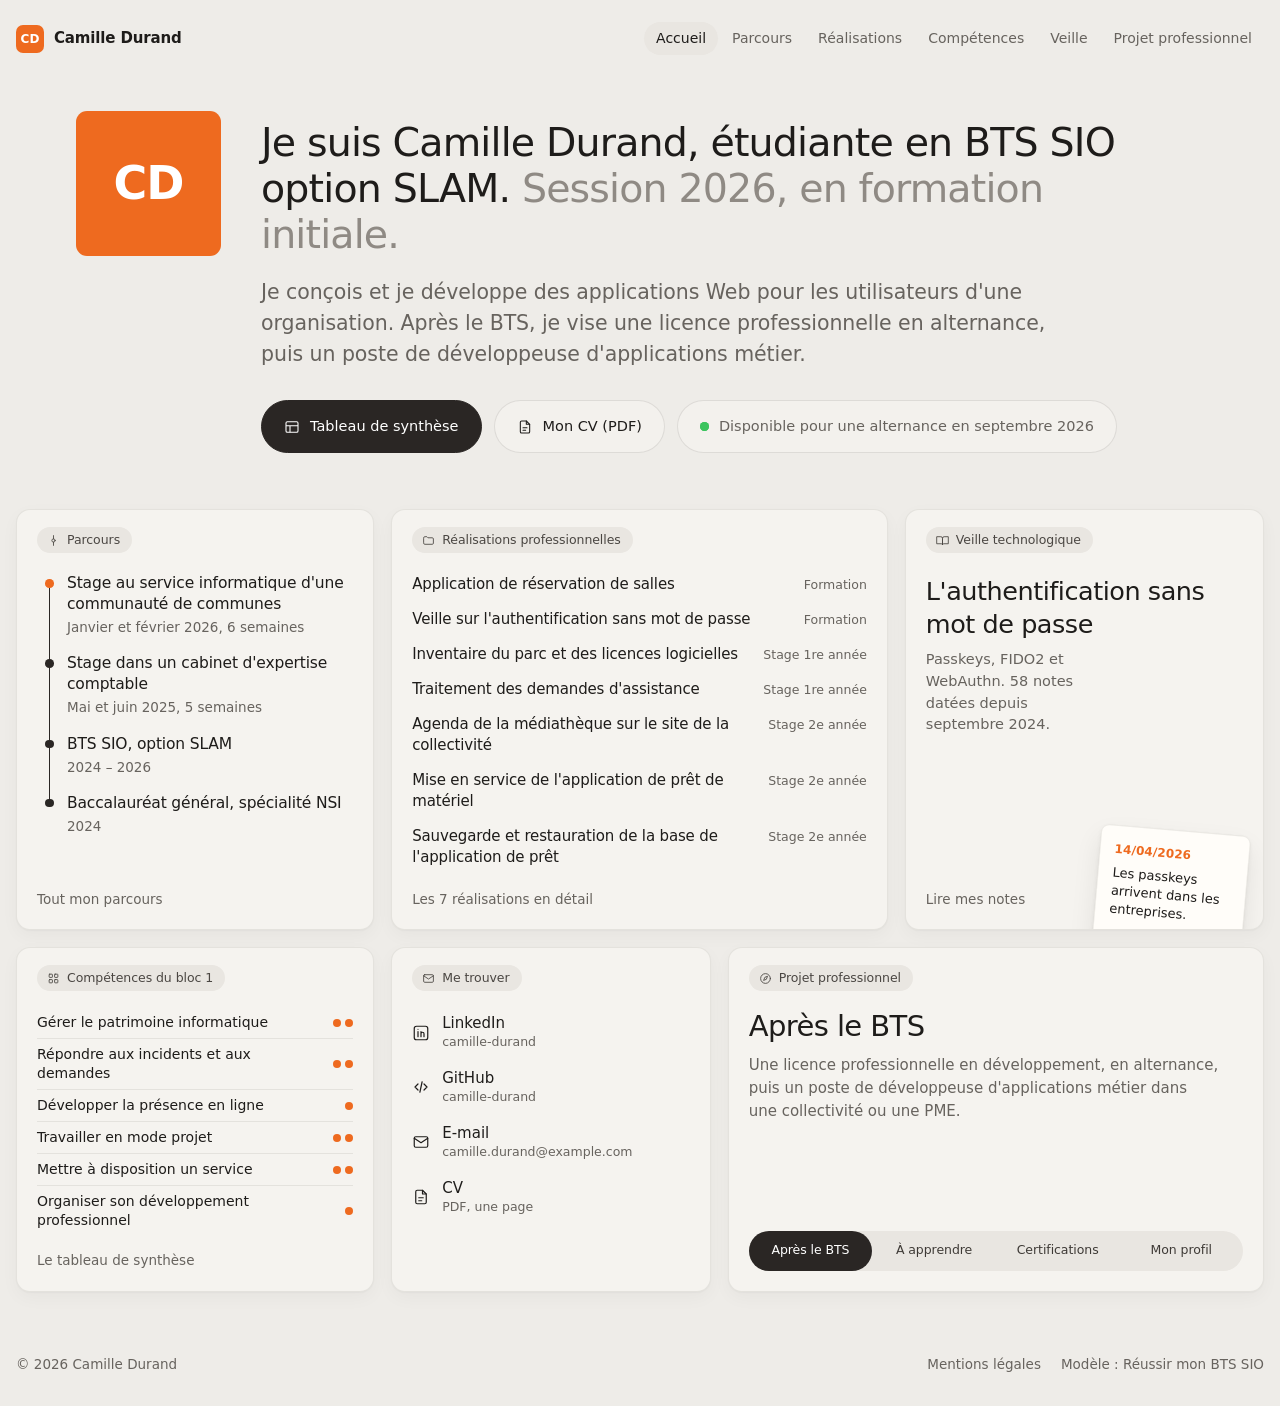
<file: index.html>
<!doctype html>
<html lang="fr">
<head>
  <meta charset="utf-8">
  <meta name="viewport" content="width=device-width, initial-scale=1">
  <title>Camille Durand, BTS SIO option SLAM : portfolio</title>
  <meta name="description" content="Portfolio de Camille Durand, étudiante en BTS SIO option SLAM, session 2026 : parcours, réalisations professionnelles, tableau de synthèse et veille technologique.">
  <link rel="stylesheet" href="assets/style.css">
</head>
<body>
  <header class="wrap top">
    <a class="brand" href="index.html"><span class="brand-mark" aria-hidden="true">CD</span>Camille Durand</a>
    <nav aria-label="Pages du portfolio">
      <ul class="nav">
        <li><a href="index.html" aria-current="page">Accueil</a></li>
        <li><a href="parcours.html">Parcours</a></li>
        <li><a href="realisations.html">Réalisations</a></li>
        <li><a href="competences.html">Compétences</a></li>
        <li><a href="veille.html">Veille</a></li>
        <li><a href="projet.html">Projet professionnel</a></li>
      </ul>
    </nav>
  </header>

  <main class="wrap">
    <!-- Pour mettre ta photo à la place des initiales : <div class="avatar"><img src="assets/photo.jpg" alt=""></div> -->
    <section class="intro">
      <div class="avatar rise" style="--d:0" aria-hidden="true">CD</div>
      <div>
        <h1 class="headline rise" style="--d:1">Je suis Camille Durand, étudiante en BTS SIO option SLAM. <span class="muted">Session 2026, en formation initiale.</span></h1>
        <p class="bio rise" style="--d:2">Je conçois et je développe des applications Web pour les utilisateurs d'une organisation. Après le BTS, je vise une licence professionnelle en alternance, puis un poste de développeuse d'applications métier.</p>
        <div class="actions rise" style="--d:3">
          <a class="pill pill-dark" href="competences.html">
            <svg viewBox="0 0 24 24" fill="none" stroke="currentColor" stroke-width="1.6" aria-hidden="true"><rect x="3" y="4" width="18" height="16" rx="2"/><path d="M3 10h18M9 10v10"/></svg>
            Tableau de synthèse
          </a>
          <a class="pill" href="documents/cv-camille-durand.pdf">
            <svg viewBox="0 0 24 24" fill="none" stroke="currentColor" stroke-width="1.6" stroke-linecap="round" stroke-linejoin="round" aria-hidden="true"><path d="M14 3H7a2 2 0 0 0-2 2v14a2 2 0 0 0 2 2h10a2 2 0 0 0 2-2V8z"/><path d="M14 3v5h5M9 13h6M9 17h4"/></svg>
            Mon CV (PDF)
          </a>
          <span class="pill pill-status"><span class="dot" aria-hidden="true"></span>Disponible pour une alternance en septembre 2026</span>
        </div>
      </div>
    </section>

    <div class="bento">
      <div class="row row-1">
        <section class="card rise" style="--d:4" aria-labelledby="t-parcours">
          <span class="chip"><svg viewBox="0 0 24 24" aria-hidden="true"><circle cx="12" cy="12" r="3"/><path d="M12 3v6M12 15v6"/></svg><h2 id="t-parcours">Parcours</h2></span>
          <ol class="timeline">
            <li><span class="tl-title">Stage au service informatique d'une communauté de communes</span><span class="tl-when">Janvier et février 2026, 6 semaines</span></li>
            <li><span class="tl-title">Stage dans un cabinet d'expertise comptable</span><span class="tl-when">Mai et juin 2025, 5 semaines</span></li>
            <li><span class="tl-title">BTS SIO, option SLAM</span><span class="tl-when">2024 – 2026</span></li>
            <li><span class="tl-title">Baccalauréat général, spécialité NSI</span><span class="tl-when">2024</span></li>
          </ol>
          <a class="card-link" href="parcours.html">Tout mon parcours</a>
        </section>

        <section class="card rise" style="--d:5" aria-labelledby="t-realisations">
          <span class="chip"><svg viewBox="0 0 24 24" aria-hidden="true"><path d="M3 7a2 2 0 0 1 2-2h4l2 2h8a2 2 0 0 1 2 2v8a2 2 0 0 1-2 2H5a2 2 0 0 1-2-2z"/></svg><h2 id="t-realisations">Réalisations professionnelles</h2></span>
          <ul class="works">
            <li><a href="realisations/reservation-salles.html"><span class="work-title">Application de réservation de salles</span><span class="work-from">Formation</span></a></li>
            <li><a href="realisations/veille-authentification.html"><span class="work-title">Veille sur l'authentification sans mot de passe</span><span class="work-from">Formation</span></a></li>
            <li><a href="realisations/inventaire-parc.html"><span class="work-title">Inventaire du parc et des licences logicielles</span><span class="work-from">Stage 1re année</span></a></li>
            <li><a href="realisations/demandes-assistance.html"><span class="work-title">Traitement des demandes d'assistance</span><span class="work-from">Stage 1re année</span></a></li>
            <li><a href="realisations/agenda-mediatheque.html"><span class="work-title">Agenda de la médiathèque sur le site de la collectivité</span><span class="work-from">Stage 2e année</span></a></li>
            <li><a href="realisations/application-pret.html"><span class="work-title">Mise en service de l'application de prêt de matériel</span><span class="work-from">Stage 2e année</span></a></li>
            <li><a href="realisations/sauvegarde-base.html"><span class="work-title">Sauvegarde et restauration de la base de l'application de prêt</span><span class="work-from">Stage 2e année</span></a></li>
          </ul>
          <a class="card-link" href="realisations.html">Les 7 réalisations en détail</a>
        </section>

        <section class="card veille rise" style="--d:6" aria-labelledby="t-veille">
          <span class="chip"><svg viewBox="0 0 24 24" aria-hidden="true"><path d="M2 5h7a3 3 0 0 1 3 3v12a2 2 0 0 0-2-2H2zM22 5h-7a3 3 0 0 0-3 3v12a2 2 0 0 1 2-2h8z"/></svg><h2 id="t-veille">Veille technologique</h2></span>
          <p class="read-title">L'authentification sans mot de passe</p>
          <p class="read-sub">Passkeys, FIDO2 et WebAuthn. 58&nbsp;notes datées depuis septembre 2024.</p>
          <a class="card-link" href="veille.html">Lire mes notes</a>
          <div class="note" aria-hidden="true">
            <span class="note-date">14/04/2026</span>
            <span class="note-text">Les passkeys arrivent dans les entreprises.</span>
          </div>
        </section>
      </div>

      <div class="row row-2">
        <section class="card rise" style="--d:7" aria-labelledby="t-competences">
          <span class="chip"><svg viewBox="0 0 24 24" aria-hidden="true"><rect x="4" y="4" width="6" height="6" rx="1"/><rect x="14" y="4" width="6" height="6" rx="1"/><rect x="4" y="14" width="6" height="6" rx="1"/><rect x="14" y="14" width="6" height="6" rx="1"/></svg><h2 id="t-competences">Compétences du bloc 1</h2></span>
          <ul class="skills">
            <li>Gérer le patrimoine informatique<span class="count" role="img" aria-label="2 réalisations"><i></i><i></i></span></li>
            <li>Répondre aux incidents et aux demandes<span class="count" role="img" aria-label="2 réalisations"><i></i><i></i></span></li>
            <li>Développer la présence en ligne<span class="count" role="img" aria-label="1 réalisation"><i></i></span></li>
            <li>Travailler en mode projet<span class="count" role="img" aria-label="2 réalisations"><i></i><i></i></span></li>
            <li>Mettre à disposition un service<span class="count" role="img" aria-label="2 réalisations"><i></i><i></i></span></li>
            <li>Organiser son développement professionnel<span class="count" role="img" aria-label="1 réalisation"><i></i></span></li>
          </ul>
          <a class="card-link" href="competences.html">Le tableau de synthèse</a>
        </section>

        <section class="card rise" style="--d:8" aria-labelledby="t-contact">
          <span class="chip"><svg viewBox="0 0 24 24" aria-hidden="true"><rect x="3" y="5" width="18" height="14" rx="2"/><path d="m3 7 9 6 9-6"/></svg><h2 id="t-contact">Me trouver</h2></span>
          <!-- Mets ici les adresses de tes profils, par exemple https://www.linkedin.com/in/ton-nom -->
          <ul class="links">
            <li><a href="https://www.linkedin.com/">
              <svg viewBox="0 0 24 24" aria-hidden="true"><rect x="3" y="3" width="18" height="18" rx="3"/><path d="M8 10v7M8 7v.01M12 17v-4a2 2 0 0 1 4 0v4M12 10v7"/></svg>
              <span><span class="link-name">LinkedIn</span><span class="link-detail">camille-durand</span></span></a></li>
            <li><a href="https://github.com/">
              <svg viewBox="0 0 24 24" aria-hidden="true"><path d="m8 8-4 4 4 4M16 8l4 4-4 4M13.5 5l-3 14"/></svg>
              <span><span class="link-name">GitHub</span><span class="link-detail">camille-durand</span></span></a></li>
            <li><a href="mailto:camille.durand@example.com">
              <svg viewBox="0 0 24 24" aria-hidden="true"><rect x="3" y="5" width="18" height="14" rx="2"/><path d="m3 7 9 6 9-6"/></svg>
              <span><span class="link-name">E-mail</span><span class="link-detail">camille.durand@example.com</span></span></a></li>
            <li><a href="documents/cv-camille-durand.pdf">
              <svg viewBox="0 0 24 24" aria-hidden="true"><path d="M14 3H7a2 2 0 0 0-2 2v14a2 2 0 0 0 2 2h10a2 2 0 0 0 2-2V8z"/><path d="M14 3v5h5M9 13h6M9 17h4"/></svg>
              <span><span class="link-name">CV</span><span class="link-detail">PDF, une page</span></span></a></li>
          </ul>
        </section>

        <section class="card projet rise" style="--d:9" aria-labelledby="t-projet" data-tabs>
          <span class="chip"><svg viewBox="0 0 24 24" aria-hidden="true"><circle cx="12" cy="12" r="9"/><path d="m15.5 8.5-2 5-5 2 2-5z"/></svg><h2 id="t-projet">Projet professionnel</h2></span>
          <div class="panels">
            <div class="panel" id="p-apres" role="tabpanel" aria-labelledby="b-apres" aria-hidden="false">
              <p class="panel-title">Après le BTS</p>
              <p class="panel-text">Une licence professionnelle en développement, en alternance, puis un poste de développeuse d'applications métier dans une collectivité ou une PME.</p>
            </div>
            <div class="panel" id="p-apprendre" role="tabpanel" aria-labelledby="b-apprendre" aria-hidden="true">
              <p class="panel-title">Ce qu'il me manque</p>
              <p class="panel-text">Les tests automatisés, la sécurité des applications et les sauvegardes : je n'en ai fait qu'une en production. J'ajoute des tests à chacun de mes projets et je suis le MOOC SecNumacadémie de l'ANSSI.</p>
            </div>
            <div class="panel" id="p-certifs" role="tabpanel" aria-labelledby="b-certifs" aria-hidden="true">
              <p class="panel-title">Mes certifications</p>
              <p class="panel-text">Attestation SecNumacadémie de l'ANSSI, MOOC « L'atelier RGPD » de la CNIL et certification Pix.</p>
            </div>
            <div class="panel" id="p-profil" role="tabpanel" aria-labelledby="b-profil" aria-hidden="true">
              <p class="panel-title">Mon identité professionnelle</p>
              <p class="panel-text">Un profil LinkedIn à jour, avec les mêmes dates que ce portfolio, mes dépôts publics sur GitHub et une note de veille partagée chaque mois.</p>
            </div>
          </div>
          <div class="seg" role="tablist" aria-label="Projet professionnel">
            <span class="seg-pill" aria-hidden="true"></span>
            <button type="button" role="tab" id="b-apres" aria-controls="p-apres" aria-selected="true">Après le BTS</button>
            <button type="button" role="tab" id="b-apprendre" aria-controls="p-apprendre" aria-selected="false" tabindex="-1">À apprendre</button>
            <button type="button" role="tab" id="b-certifs" aria-controls="p-certifs" aria-selected="false" tabindex="-1">Certifications</button>
            <button type="button" role="tab" id="b-profil" aria-controls="p-profil" aria-selected="false" tabindex="-1">Mon profil</button>
          </div>
        </section>
      </div>
    </div>
  </main>

  <footer class="wrap foot">
    <span>© 2026 Camille Durand</span>
    <nav aria-label="Informations">
      <a href="mentions-legales.html">Mentions légales</a>
      <a href="https://reussirmonbtssio.com/cours/projet-e5/portfolio">Modèle : Réussir mon BTS SIO</a>
    </nav>
  </footer>

  <script src="assets/main.js"></script>
</body>
</html>
</file>
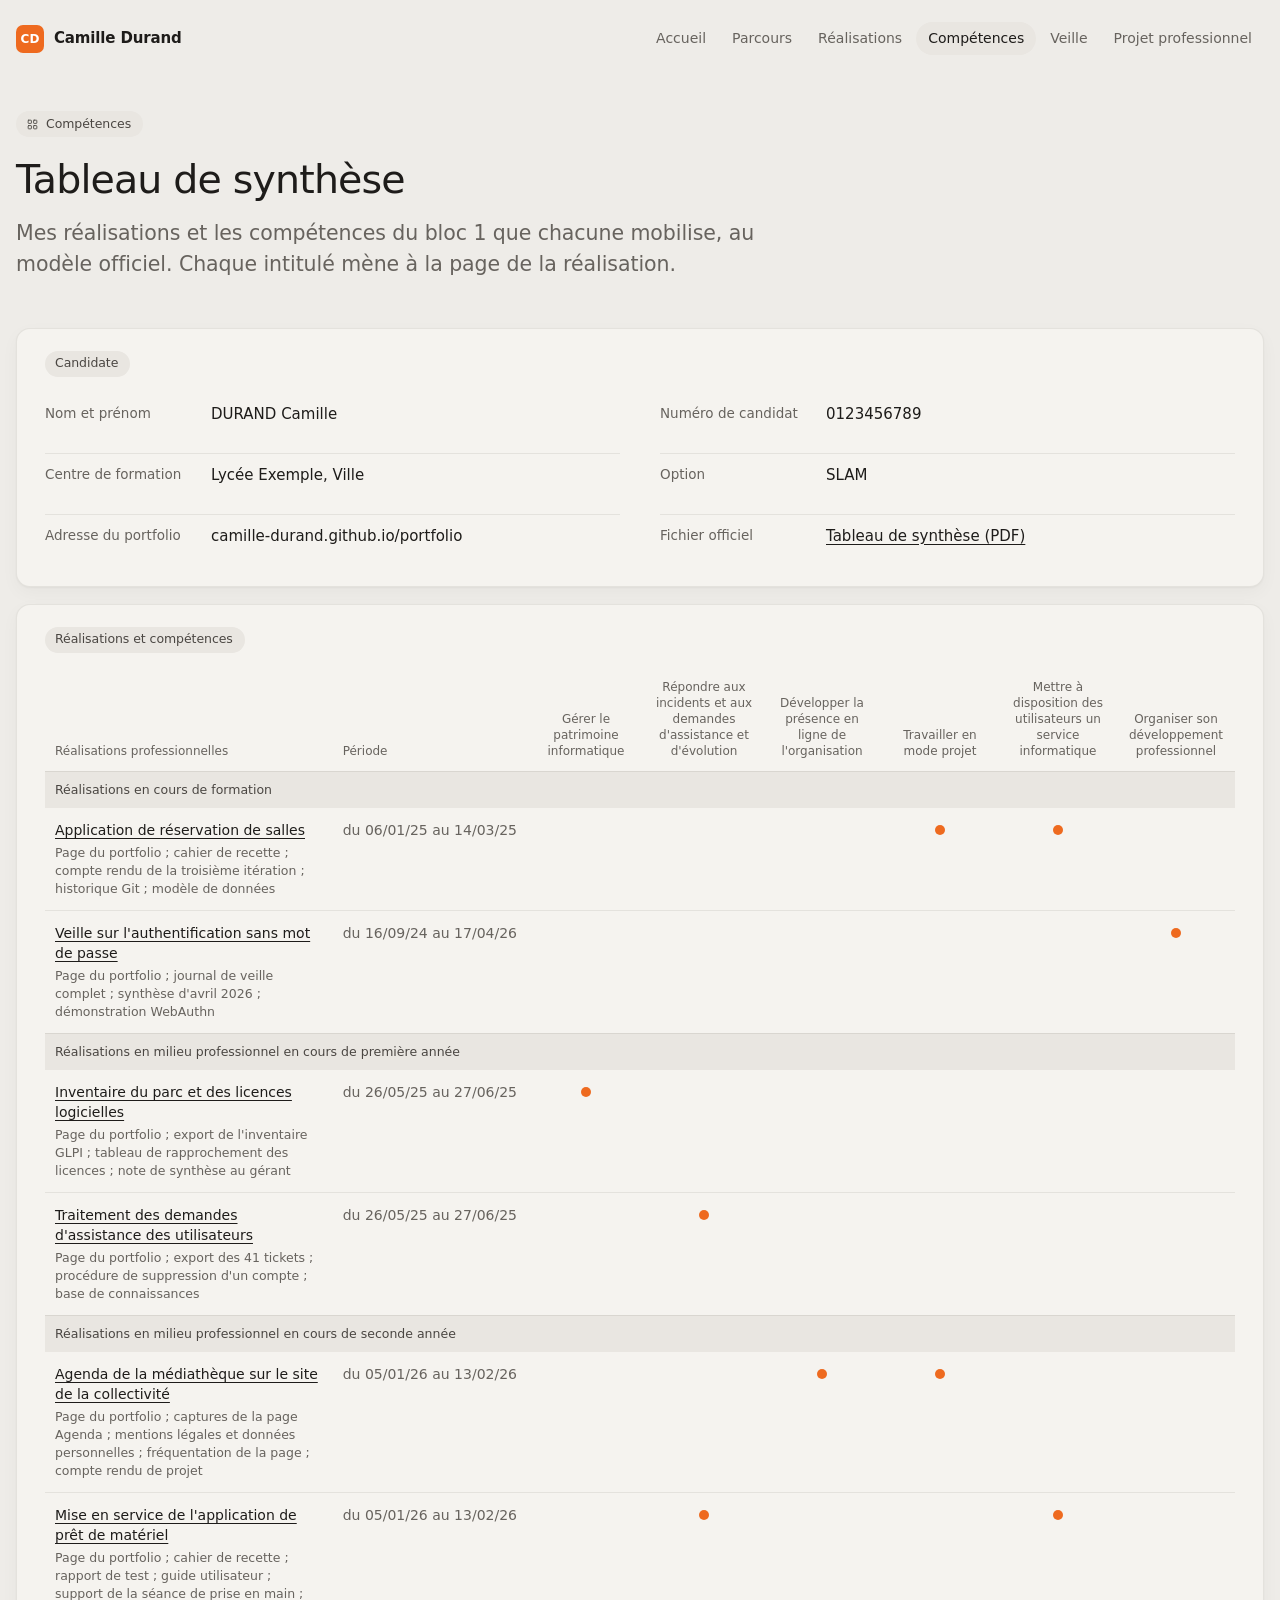
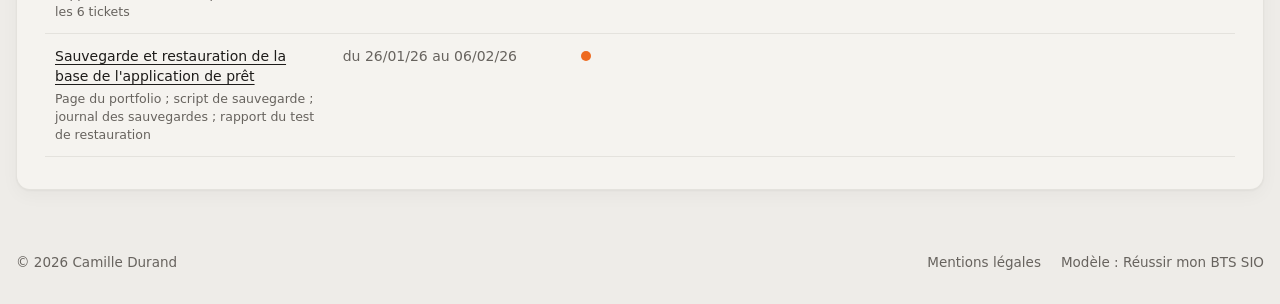
<file: competences.html>
<!doctype html>
<html lang="fr">
<head>
  <meta charset="utf-8">
  <meta name="viewport" content="width=device-width, initial-scale=1">
  <title>Tableau de synthèse : Camille Durand, BTS SIO SLAM</title>
  <meta name="description" content="Le tableau de synthèse de Camille Durand pour l'E5 du BTS SIO : ses réalisations professionnelles et les six compétences du bloc 1 qu'elles mobilisent.">
  <link rel="stylesheet" href="assets/style.css">
</head>
<body>
  <header class="wrap top">
    <a class="brand" href="index.html"><span class="brand-mark" aria-hidden="true">CD</span>Camille Durand</a>
    <nav aria-label="Pages du portfolio">
      <ul class="nav">
        <li><a href="index.html">Accueil</a></li>
        <li><a href="parcours.html">Parcours</a></li>
        <li><a href="realisations.html">Réalisations</a></li>
        <li><a href="competences.html" aria-current="page">Compétences</a></li>
        <li><a href="veille.html">Veille</a></li>
        <li><a href="projet.html">Projet professionnel</a></li>
      </ul>
    </nav>
  </header>

  <main class="wrap">
    <section class="page-head">
      <span class="chip"><svg viewBox="0 0 24 24" aria-hidden="true"><rect x="4" y="4" width="6" height="6" rx="1"/><rect x="14" y="4" width="6" height="6" rx="1"/><rect x="4" y="14" width="6" height="6" rx="1"/><rect x="14" y="14" width="6" height="6" rx="1"/></svg>Compétences</span>
      <h1 class="title">Tableau de synthèse</h1>
      <p class="lead">Mes réalisations et les compétences du bloc 1 que chacune mobilise, au modèle officiel. Chaque intitulé mène à la page de la réalisation.</p>
    </section>

    <div class="stack">
      <section class="card pad" aria-labelledby="cand">
        <span class="chip">Candidate</span>
        <h2 class="sr" id="cand">Candidate</h2>
        <!-- Suis les consignes de ton académie : en forme ponctuelle, le centre de formation peut ne pas devoir apparaître. -->
        <dl class="facts grid-2" style="column-gap:40px">
          <div><dt>Nom et prénom</dt><dd>DURAND Camille</dd></div>
          <div><dt>Numéro de candidat</dt><dd>0123456789</dd></div>
          <div><dt>Centre de formation</dt><dd>Lycée Exemple, Ville</dd></div>
          <div><dt>Option</dt><dd>SLAM</dd></div>
          <div><dt>Adresse du portfolio</dt><dd>camille-durand.github.io/portfolio</dd></div>
          <div><dt>Fichier officiel</dt><dd><a href="documents/tableau-de-synthese-camille-durand.pdf">Tableau de synthèse (PDF)</a></dd></div>
        </dl>
      </section>

      <section class="card pad" aria-labelledby="tab">
        <span class="chip">Réalisations et compétences</span>
        <h2 class="sr" id="tab">Réalisations et compétences</h2>
        <div class="table-wrap">
          <table class="synth">
            <thead><tr><th scope="col">Réalisations professionnelles</th><th scope="col" class="when">Période</th><th scope="col" class="c">Gérer le patrimoine informatique</th><th scope="col" class="c">Répondre aux incidents et aux demandes d'assistance et d'évolution</th><th scope="col" class="c">Développer la présence en ligne de l'organisation</th><th scope="col" class="c">Travailler en mode projet</th><th scope="col" class="c">Mettre à disposition des utilisateurs un service informatique</th><th scope="col" class="c">Organiser son développement professionnel</th></tr></thead>
            <tbody>
            <tr><th colspan="8" scope="colgroup">Réalisations en cours de formation</th></tr>
            <tr><td><a href="realisations/reservation-salles.html">Application de réservation de salles</a><span class="docs">Page du portfolio ; cahier de recette ; compte rendu de la troisième itération ; historique Git ; modèle de données</span></td><td class="when">du 06/01/25 au 14/03/25</td><td class="c"></td><td class="c"></td><td class="c"></td><td class="c"><span class="x"></span><span class="sr">oui</span><span class="m-tag">Mode projet</span></td><td class="c"><span class="x"></span><span class="sr">oui</span><span class="m-tag">Mise à disposition</span></td><td class="c"></td></tr>
            <tr><td><a href="realisations/veille-authentification.html">Veille sur l'authentification sans mot de passe</a><span class="docs">Page du portfolio ; journal de veille complet ; synthèse d'avril 2026 ; démonstration WebAuthn</span></td><td class="when">du 16/09/24 au 17/04/26</td><td class="c"></td><td class="c"></td><td class="c"></td><td class="c"></td><td class="c"></td><td class="c"><span class="x"></span><span class="sr">oui</span><span class="m-tag">Développement professionnel</span></td></tr>
            <tr><th colspan="8" scope="colgroup">Réalisations en milieu professionnel en cours de première année</th></tr>
            <tr><td><a href="realisations/inventaire-parc.html">Inventaire du parc et des licences logicielles</a><span class="docs">Page du portfolio ; export de l'inventaire GLPI ; tableau de rapprochement des licences ; note de synthèse au gérant</span></td><td class="when">du 26/05/25 au 27/06/25</td><td class="c"><span class="x"></span><span class="sr">oui</span><span class="m-tag">Patrimoine</span></td><td class="c"></td><td class="c"></td><td class="c"></td><td class="c"></td><td class="c"></td></tr>
            <tr><td><a href="realisations/demandes-assistance.html">Traitement des demandes d'assistance des utilisateurs</a><span class="docs">Page du portfolio ; export des 41 tickets ; procédure de suppression d'un compte ; base de connaissances</span></td><td class="when">du 26/05/25 au 27/06/25</td><td class="c"></td><td class="c"><span class="x"></span><span class="sr">oui</span><span class="m-tag">Incidents et demandes</span></td><td class="c"></td><td class="c"></td><td class="c"></td><td class="c"></td></tr>
            <tr><th colspan="8" scope="colgroup">Réalisations en milieu professionnel en cours de seconde année</th></tr>
            <tr><td><a href="realisations/agenda-mediatheque.html">Agenda de la médiathèque sur le site de la collectivité</a><span class="docs">Page du portfolio ; captures de la page Agenda ; mentions légales et données personnelles ; fréquentation de la page ; compte rendu de projet</span></td><td class="when">du 05/01/26 au 13/02/26</td><td class="c"></td><td class="c"></td><td class="c"><span class="x"></span><span class="sr">oui</span><span class="m-tag">Présence en ligne</span></td><td class="c"><span class="x"></span><span class="sr">oui</span><span class="m-tag">Mode projet</span></td><td class="c"></td><td class="c"></td></tr>
            <tr><td><a href="realisations/application-pret.html">Mise en service de l'application de prêt de matériel</a><span class="docs">Page du portfolio ; cahier de recette ; rapport de test ; guide utilisateur ; support de la séance de prise en main ; les 6 tickets</span></td><td class="when">du 05/01/26 au 13/02/26</td><td class="c"></td><td class="c"><span class="x"></span><span class="sr">oui</span><span class="m-tag">Incidents et demandes</span></td><td class="c"></td><td class="c"></td><td class="c"><span class="x"></span><span class="sr">oui</span><span class="m-tag">Mise à disposition</span></td><td class="c"></td></tr>
            <tr><td><a href="realisations/sauvegarde-base.html">Sauvegarde et restauration de la base de l'application de prêt</a><span class="docs">Page du portfolio ; script de sauvegarde ; journal des sauvegardes ; rapport du test de restauration</span></td><td class="when">du 26/01/26 au 06/02/26</td><td class="c"><span class="x"></span><span class="sr">oui</span><span class="m-tag">Patrimoine</span></td><td class="c"></td><td class="c"></td><td class="c"></td><td class="c"></td><td class="c"></td></tr>
            </tbody>
          </table>
        </div>
      </section>
    </div>
  </main>

  <footer class="wrap foot">
    <span>© 2026 Camille Durand</span>
    <nav aria-label="Informations">
      <a href="mentions-legales.html">Mentions légales</a>
      <a href="https://reussirmonbtssio.com/cours/projet-e5/portfolio">Modèle : Réussir mon BTS SIO</a>
    </nav>
  </footer>

  <script src="assets/main.js"></script>
</body>
</html>
</file>
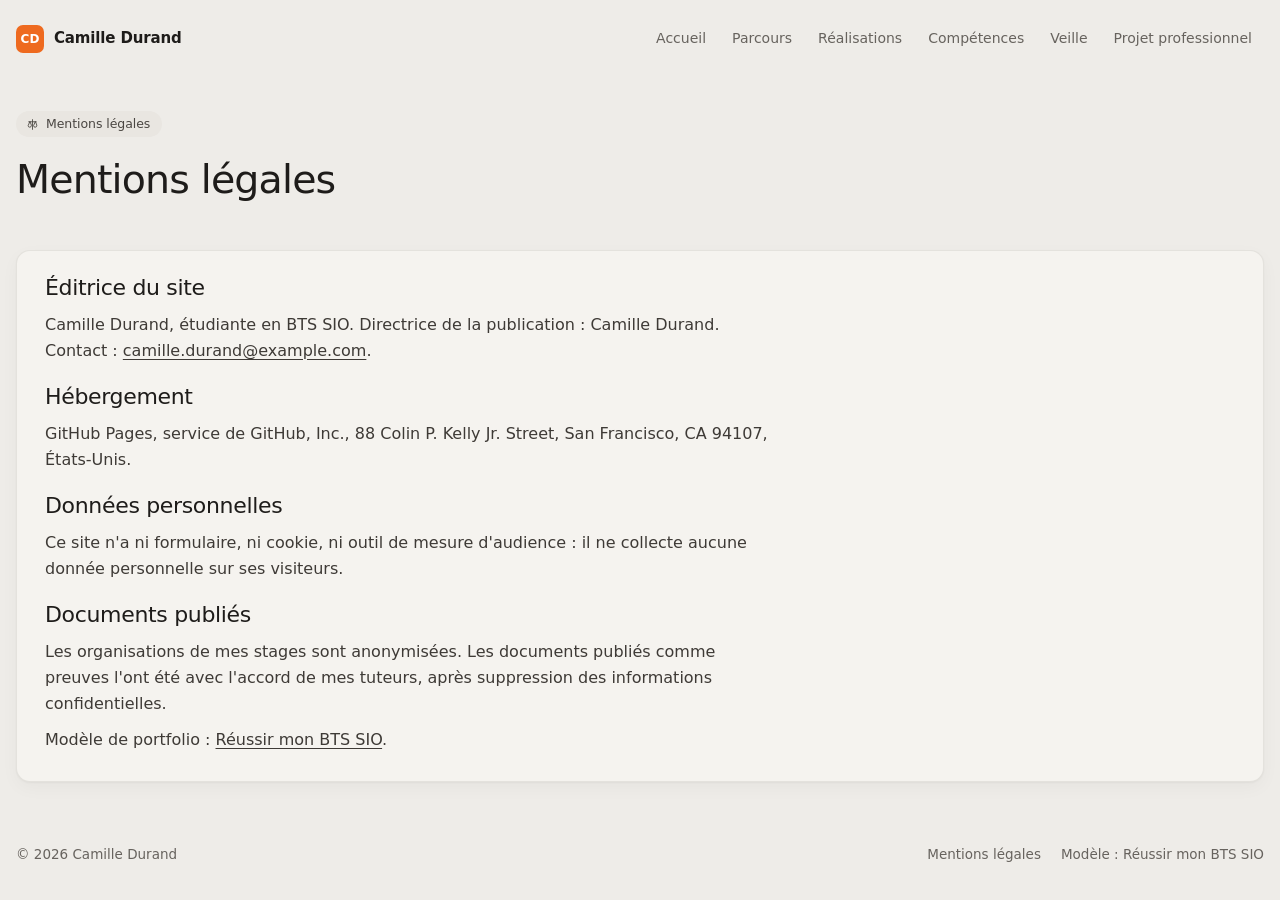
<file: mentions-legales.html>
<!doctype html>
<html lang="fr">
<head>
  <meta charset="utf-8">
  <meta name="viewport" content="width=device-width, initial-scale=1">
  <title>Mentions légales : Camille Durand</title>
  <meta name="description" content="Mentions légales du portfolio de Camille Durand : éditrice, hébergement, données personnelles.">
  <link rel="stylesheet" href="assets/style.css">
</head>
<body>
  <header class="wrap top">
    <a class="brand" href="index.html"><span class="brand-mark" aria-hidden="true">CD</span>Camille Durand</a>
    <nav aria-label="Pages du portfolio">
      <ul class="nav">
        <li><a href="index.html">Accueil</a></li>
        <li><a href="parcours.html">Parcours</a></li>
        <li><a href="realisations.html">Réalisations</a></li>
        <li><a href="competences.html">Compétences</a></li>
        <li><a href="veille.html">Veille</a></li>
        <li><a href="projet.html">Projet professionnel</a></li>
      </ul>
    </nav>
  </header>

  <main class="wrap">
    <section class="page-head">
      <span class="chip"><svg viewBox="0 0 24 24" aria-hidden="true"><path d="M12 3v18M5 7h14M7 7l-3 7a3 3 0 0 0 6 0zM17 7l-3 7a3 3 0 0 0 6 0z"/></svg>Mentions légales</span>
      <h1 class="title">Mentions légales</h1>
    </section>

    <div class="stack">
      <section class="card pad" aria-labelledby="ed">
        <h2 class="h" id="ed" style="margin-top:0">Éditrice du site</h2>
        <div class="prose">
          <p>Camille Durand, étudiante en BTS SIO. Directrice de la publication : Camille Durand. Contact : <a href="mailto:camille.durand@example.com">camille.durand@example.com</a>.</p>
        </div>
        <!-- Si tu publies ailleurs que sur GitHub Pages (Vercel, Netlify, un hébergeur payant), remplace ce bloc par ton hébergeur. -->
        <h2 class="h" id="host">Hébergement</h2>
        <div class="prose">
          <p>GitHub Pages, service de GitHub, Inc., 88 Colin P. Kelly Jr. Street, San Francisco, CA 94107, États-Unis.</p>
        </div>
        <h2 class="h" id="data">Données personnelles</h2>
        <div class="prose">
          <p>Ce site n'a ni formulaire, ni cookie, ni outil de mesure d'audience : il ne collecte aucune donnée personnelle sur ses visiteurs.</p>
        </div>
        <h2 class="h" id="docs">Documents publiés</h2>
        <div class="prose">
          <p>Les organisations de mes stages sont anonymisées. Les documents publiés comme preuves l'ont été avec l'accord de mes tuteurs, après suppression des informations confidentielles.</p>
          <p>Modèle de portfolio : <a href="https://reussirmonbtssio.com/cours/projet-e5/portfolio">Réussir mon BTS SIO</a>.</p>
        </div>
      </section>
    </div>
  </main>

  <footer class="wrap foot">
    <span>© 2026 Camille Durand</span>
    <nav aria-label="Informations">
      <a href="mentions-legales.html">Mentions légales</a>
      <a href="https://reussirmonbtssio.com/cours/projet-e5/portfolio">Modèle : Réussir mon BTS SIO</a>
    </nav>
  </footer>

  <script src="assets/main.js"></script>
</body>
</html>
</file>
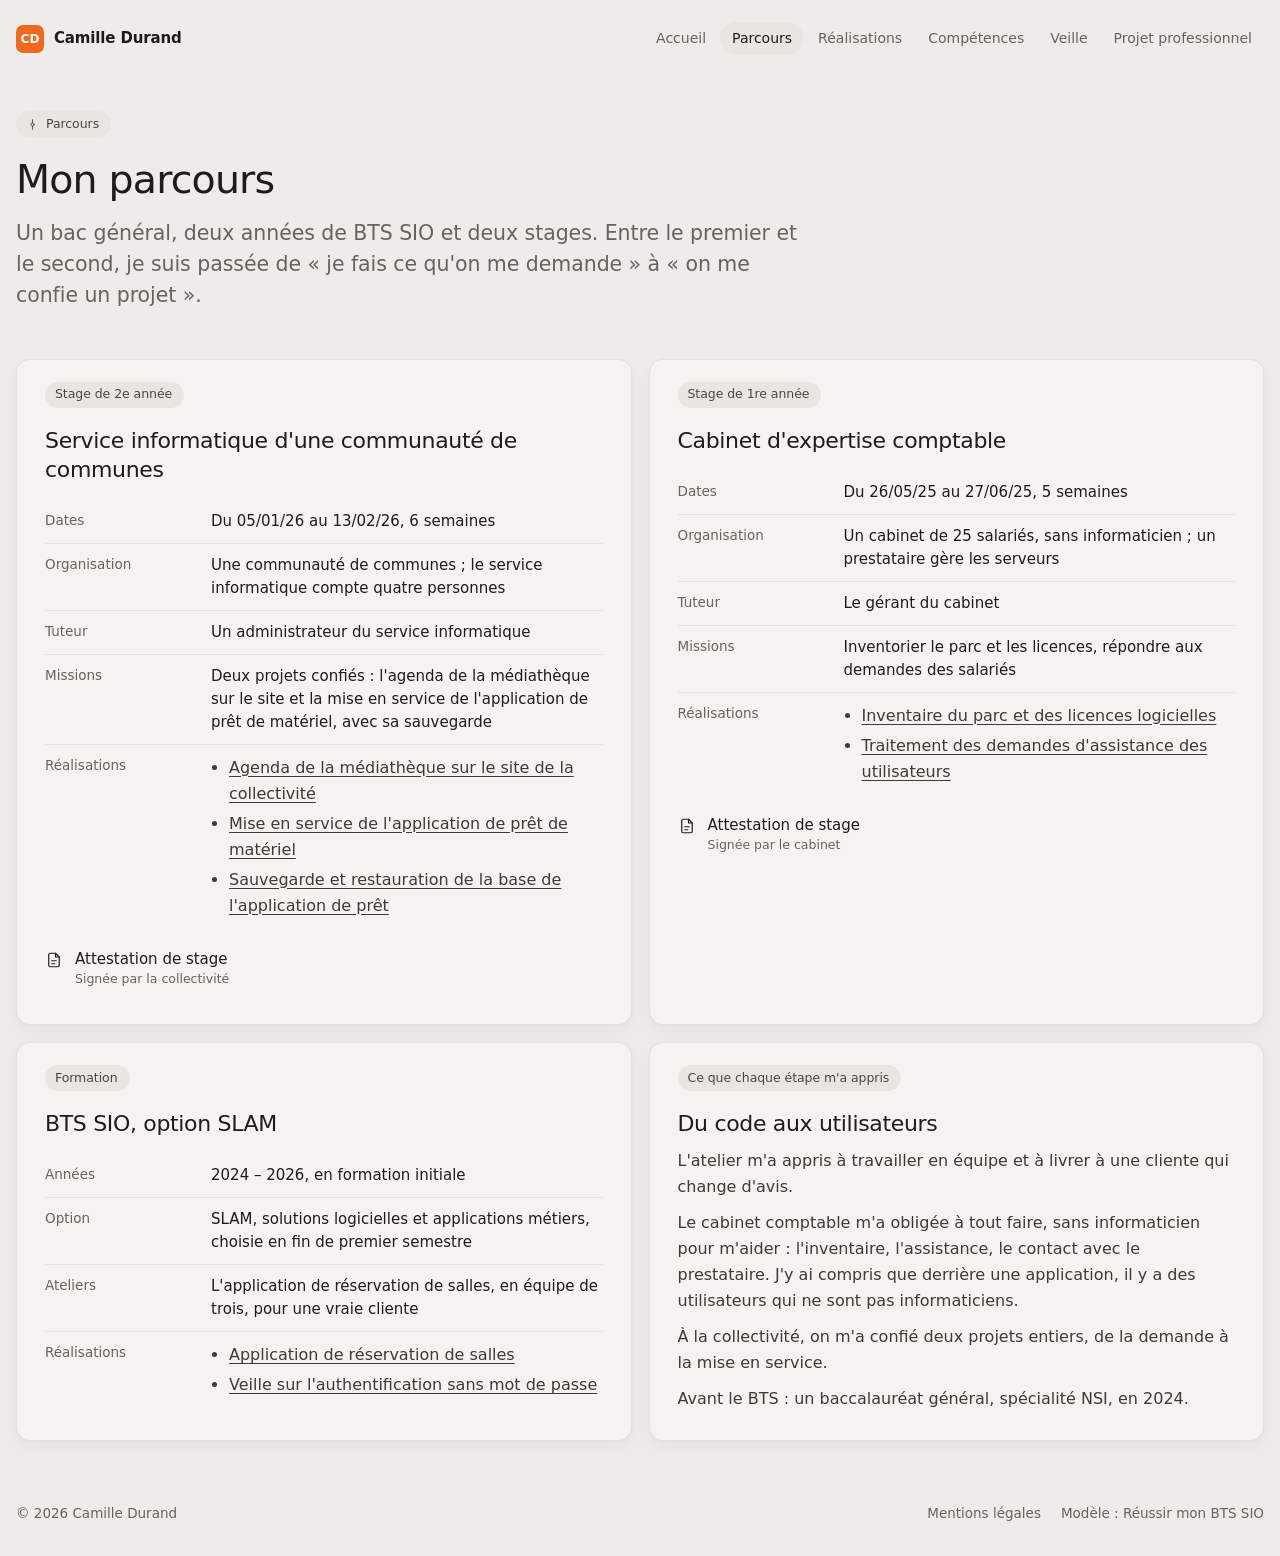
<file: parcours.html>
<!doctype html>
<html lang="fr">
<head>
  <meta charset="utf-8">
  <meta name="viewport" content="width=device-width, initial-scale=1">
  <title>Parcours : Camille Durand, BTS SIO SLAM</title>
  <meta name="description" content="Le parcours de Camille Durand : BTS SIO option SLAM, stage dans un cabinet d'expertise comptable et au service informatique d'une communauté de communes.">
  <link rel="stylesheet" href="assets/style.css">
</head>
<body>
  <header class="wrap top">
    <a class="brand" href="index.html"><span class="brand-mark" aria-hidden="true">CD</span>Camille Durand</a>
    <nav aria-label="Pages du portfolio">
      <ul class="nav">
        <li><a href="index.html">Accueil</a></li>
        <li><a href="parcours.html" aria-current="page">Parcours</a></li>
        <li><a href="realisations.html">Réalisations</a></li>
        <li><a href="competences.html">Compétences</a></li>
        <li><a href="veille.html">Veille</a></li>
        <li><a href="projet.html">Projet professionnel</a></li>
      </ul>
    </nav>
  </header>

  <main class="wrap">
    <section class="page-head">
      <span class="chip"><svg viewBox="0 0 24 24" aria-hidden="true"><circle cx="12" cy="12" r="3"/><path d="M12 3v6M12 15v6"/></svg>Parcours</span>
      <h1 class="title">Mon parcours</h1>
      <p class="lead">Un bac général, deux années de BTS SIO et deux stages. Entre le premier et le second, je suis passée de « je fais ce qu'on me demande » à « on me confie un projet ».</p>
    </section>

    <div class="stack">
      <div class="grid-2">
        <section class="card pad" aria-labelledby="s2">
          <span class="chip">Stage de 2e année</span>
          <h2 class="h" id="s2">Service informatique d'une communauté de communes</h2>
          <dl class="facts">
            <div><dt>Dates</dt><dd>Du 05/01/26 au 13/02/26, 6 semaines</dd></div>
            <div><dt>Organisation</dt><dd>Une communauté de communes ; le service informatique compte quatre personnes</dd></div>
            <div><dt>Tuteur</dt><dd>Un administrateur du service informatique</dd></div>
            <div><dt>Missions</dt><dd>Deux projets confiés : l'agenda de la médiathèque sur le site et la mise en service de l'application de prêt de matériel, avec sa sauvegarde</dd></div>
            <div><dt>Réalisations</dt><dd><ul class="prose" style="margin:0;padding-left:18px"><li><a href="realisations/agenda-mediatheque.html">Agenda de la médiathèque sur le site de la collectivité</a></li><li><a href="realisations/application-pret.html">Mise en service de l'application de prêt de matériel</a></li><li><a href="realisations/sauvegarde-base.html">Sauvegarde et restauration de la base de l'application de prêt</a></li></ul></dd></div>
          </dl>
          <ul class="files"><li><a href="documents/attestation-stage-2e-annee.pdf"><svg viewBox="0 0 24 24" aria-hidden="true"><path d="M14 3H7a2 2 0 0 0-2 2v14a2 2 0 0 0 2 2h10a2 2 0 0 0 2-2V8z"/><path d="M14 3v5h5M9 13h6M9 17h4"/></svg><span><span class="file-name">Attestation de stage</span><span class="file-detail">Signée par la collectivité</span></span></a></li></ul>
        </section>

        <section class="card pad" aria-labelledby="s1">
          <span class="chip">Stage de 1re année</span>
          <h2 class="h" id="s1">Cabinet d'expertise comptable</h2>
          <dl class="facts">
            <div><dt>Dates</dt><dd>Du 26/05/25 au 27/06/25, 5 semaines</dd></div>
            <div><dt>Organisation</dt><dd>Un cabinet de 25 salariés, sans informaticien ; un prestataire gère les serveurs</dd></div>
            <div><dt>Tuteur</dt><dd>Le gérant du cabinet</dd></div>
            <div><dt>Missions</dt><dd>Inventorier le parc et les licences, répondre aux demandes des salariés</dd></div>
            <div><dt>Réalisations</dt><dd><ul class="prose" style="margin:0;padding-left:18px"><li><a href="realisations/inventaire-parc.html">Inventaire du parc et des licences logicielles</a></li><li><a href="realisations/demandes-assistance.html">Traitement des demandes d'assistance des utilisateurs</a></li></ul></dd></div>
          </dl>
          <ul class="files"><li><a href="documents/attestation-stage-1re-annee.pdf"><svg viewBox="0 0 24 24" aria-hidden="true"><path d="M14 3H7a2 2 0 0 0-2 2v14a2 2 0 0 0 2 2h10a2 2 0 0 0 2-2V8z"/><path d="M14 3v5h5M9 13h6M9 17h4"/></svg><span><span class="file-name">Attestation de stage</span><span class="file-detail">Signée par le cabinet</span></span></a></li></ul>
        </section>
      </div>

      <div class="grid-2">
        <section class="card pad" aria-labelledby="bts">
          <span class="chip">Formation</span>
          <h2 class="h" id="bts">BTS SIO, option SLAM</h2>
          <dl class="facts">
            <div><dt>Années</dt><dd>2024 – 2026, en formation initiale</dd></div>
            <div><dt>Option</dt><dd>SLAM, solutions logicielles et applications métiers, choisie en fin de premier semestre</dd></div>
            <div><dt>Ateliers</dt><dd>L'application de réservation de salles, en équipe de trois, pour une vraie cliente</dd></div>
            <div><dt>Réalisations</dt><dd><ul class="prose" style="margin:0;padding-left:18px"><li><a href="realisations/reservation-salles.html">Application de réservation de salles</a></li><li><a href="realisations/veille-authentification.html">Veille sur l'authentification sans mot de passe</a></li></ul></dd></div>
          </dl>
        </section>

        <section class="card pad" aria-labelledby="learn">
          <span class="chip">Ce que chaque étape m'a appris</span>
          <h2 class="h" id="learn">Du code aux utilisateurs</h2>
          <div class="prose">
            <p>L'atelier m'a appris à travailler en équipe et à livrer à une cliente qui change d'avis.</p>
            <p>Le cabinet comptable m'a obligée à tout faire, sans informaticien pour m'aider : l'inventaire, l'assistance, le contact avec le prestataire. J'y ai compris que derrière une application, il y a des utilisateurs qui ne sont pas informaticiens.</p>
            <p>À la collectivité, on m'a confié deux projets entiers, de la demande à la mise en service.</p>
            <p>Avant le BTS : un baccalauréat général, spécialité NSI, en 2024.</p>
          </div>
        </section>
      </div>
    </div>
  </main>

  <footer class="wrap foot">
    <span>© 2026 Camille Durand</span>
    <nav aria-label="Informations">
      <a href="mentions-legales.html">Mentions légales</a>
      <a href="https://reussirmonbtssio.com/cours/projet-e5/portfolio">Modèle : Réussir mon BTS SIO</a>
    </nav>
  </footer>

  <script src="assets/main.js"></script>
</body>
</html>
</file>
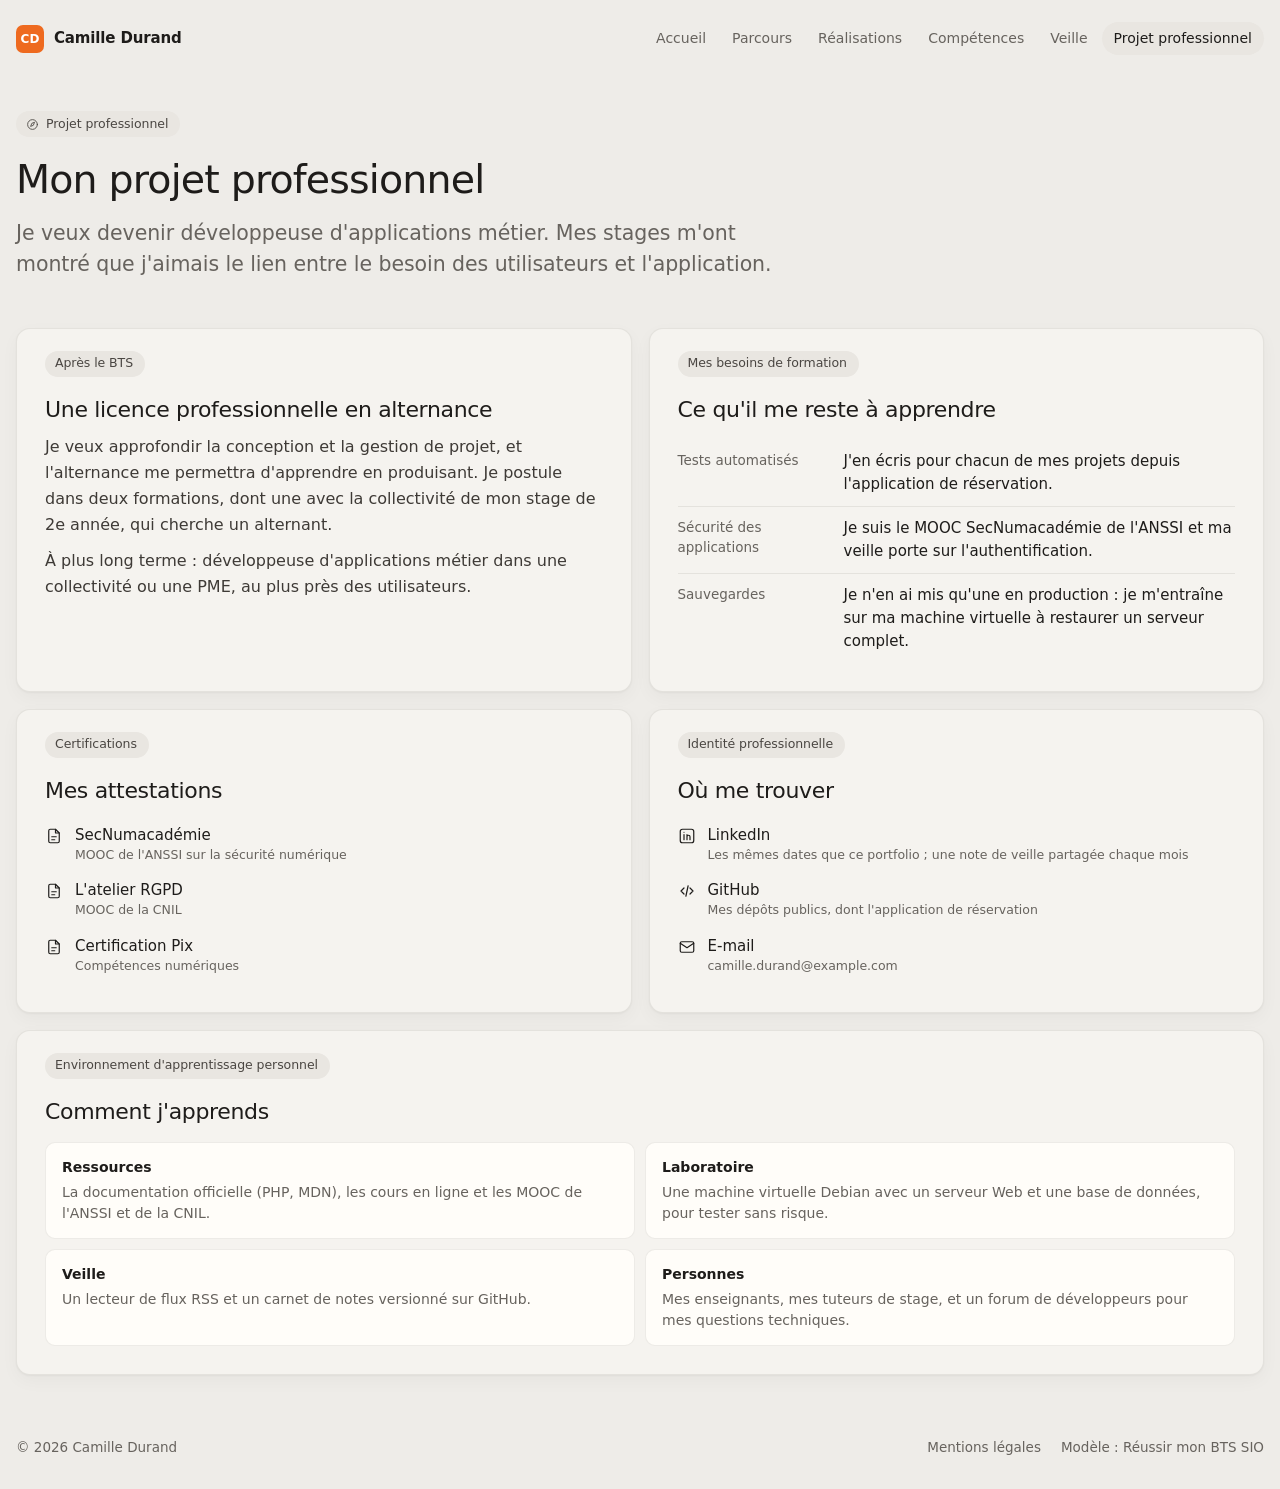
<file: projet.html>
<!doctype html>
<html lang="fr">
<head>
  <meta charset="utf-8">
  <meta name="viewport" content="width=device-width, initial-scale=1">
  <title>Projet professionnel : Camille Durand, BTS SIO SLAM</title>
  <meta name="description" content="Le projet professionnel de Camille Durand après le BTS SIO SLAM : licence professionnelle en alternance, besoins de formation, certifications.">
  <link rel="stylesheet" href="assets/style.css">
</head>
<body>
  <header class="wrap top">
    <a class="brand" href="index.html"><span class="brand-mark" aria-hidden="true">CD</span>Camille Durand</a>
    <nav aria-label="Pages du portfolio">
      <ul class="nav">
        <li><a href="index.html">Accueil</a></li>
        <li><a href="parcours.html">Parcours</a></li>
        <li><a href="realisations.html">Réalisations</a></li>
        <li><a href="competences.html">Compétences</a></li>
        <li><a href="veille.html">Veille</a></li>
        <li><a href="projet.html" aria-current="page">Projet professionnel</a></li>
      </ul>
    </nav>
  </header>

  <main class="wrap">
    <section class="page-head">
      <span class="chip"><svg viewBox="0 0 24 24" aria-hidden="true"><circle cx="12" cy="12" r="9"/><path d="m15.5 8.5-2 5-5 2 2-5z"/></svg>Projet professionnel</span>
      <h1 class="title">Mon projet professionnel</h1>
      <p class="lead">Je veux devenir développeuse d'applications métier. Mes stages m'ont montré que j'aimais le lien entre le besoin des utilisateurs et l'application.</p>
    </section>

    <div class="stack">
      <div class="grid-2">
        <section class="card pad" aria-labelledby="apres">
          <span class="chip">Après le BTS</span>
          <h2 class="h" id="apres">Une licence professionnelle en alternance</h2>
          <div class="prose">
            <p>Je veux approfondir la conception et la gestion de projet, et l'alternance me permettra d'apprendre en produisant. Je postule dans deux formations, dont une avec la collectivité de mon stage de 2e année, qui cherche un alternant.</p>
            <p>À plus long terme : développeuse d'applications métier dans une collectivité ou une PME, au plus près des utilisateurs.</p>
          </div>
        </section>

        <section class="card pad" aria-labelledby="besoins">
          <span class="chip">Mes besoins de formation</span>
          <h2 class="h" id="besoins">Ce qu'il me reste à apprendre</h2>
          <dl class="facts">
            <div><dt>Tests automatisés</dt><dd>J'en écris pour chacun de mes projets depuis l'application de réservation.</dd></div>
            <div><dt>Sécurité des applications</dt><dd>Je suis le MOOC SecNumacadémie de l'ANSSI et ma veille porte sur l'authentification.</dd></div>
            <div><dt>Sauvegardes</dt><dd>Je n'en ai mis qu'une en production : je m'entraîne sur ma machine virtuelle à restaurer un serveur complet.</dd></div>
          </dl>
        </section>
      </div>

      <div class="grid-2">
        <section class="card pad" aria-labelledby="certifs">
          <span class="chip">Certifications</span>
          <h2 class="h" id="certifs">Mes attestations</h2>
          <ul class="files"><li><a href="documents/attestation-secnumacademie.pdf"><svg viewBox="0 0 24 24" aria-hidden="true"><path d="M14 3H7a2 2 0 0 0-2 2v14a2 2 0 0 0 2 2h10a2 2 0 0 0 2-2V8z"/><path d="M14 3v5h5M9 13h6M9 17h4"/></svg><span><span class="file-name">SecNumacadémie</span><span class="file-detail">MOOC de l'ANSSI sur la sécurité numérique</span></span></a></li><li><a href="documents/attestation-atelier-rgpd.pdf"><svg viewBox="0 0 24 24" aria-hidden="true"><path d="M14 3H7a2 2 0 0 0-2 2v14a2 2 0 0 0 2 2h10a2 2 0 0 0 2-2V8z"/><path d="M14 3v5h5M9 13h6M9 17h4"/></svg><span><span class="file-name">L'atelier RGPD</span><span class="file-detail">MOOC de la CNIL</span></span></a></li><li><a href="documents/certification-pix.pdf"><svg viewBox="0 0 24 24" aria-hidden="true"><path d="M14 3H7a2 2 0 0 0-2 2v14a2 2 0 0 0 2 2h10a2 2 0 0 0 2-2V8z"/><path d="M14 3v5h5M9 13h6M9 17h4"/></svg><span><span class="file-name">Certification Pix</span><span class="file-detail">Compétences numériques</span></span></a></li></ul>
        </section>

        <section class="card pad" aria-labelledby="identite">
          <span class="chip">Identité professionnelle</span>
          <h2 class="h" id="identite">Où me trouver</h2>
          <ul class="files"><li><a href="https://www.linkedin.com/"><svg viewBox="0 0 24 24" aria-hidden="true"><rect x="3" y="3" width="18" height="18" rx="3"/><path d="M8 10v7M8 7v.01M12 17v-4a2 2 0 0 1 4 0v4M12 10v7"/></svg><span><span class="file-name">LinkedIn</span><span class="file-detail">Les mêmes dates que ce portfolio ; une note de veille partagée chaque mois</span></span></a></li><li><a href="https://github.com/"><svg viewBox="0 0 24 24" aria-hidden="true"><path d="m8 8-4 4 4 4M16 8l4 4-4 4M13.5 5l-3 14"/></svg><span><span class="file-name">GitHub</span><span class="file-detail">Mes dépôts publics, dont l'application de réservation</span></span></a></li><li><a href="mailto:camille.durand@example.com"><svg viewBox="0 0 24 24" aria-hidden="true"><rect x="3" y="5" width="18" height="14" rx="2"/><path d="m3 7 9 6 9-6"/></svg><span><span class="file-name">E-mail</span><span class="file-detail">camille.durand@example.com</span></span></a></li></ul>
        </section>
      </div>

      <section class="card pad" aria-labelledby="eap">
        <span class="chip">Environnement d'apprentissage personnel</span>
        <h2 class="h" id="eap">Comment j'apprends</h2>
        <div class="tiles">
          <div class="tile"><strong>Ressources</strong><span>La documentation officielle (PHP, MDN), les cours en ligne et les MOOC de l'ANSSI et de la CNIL.</span></div>
          <div class="tile"><strong>Laboratoire</strong><span>Une machine virtuelle Debian avec un serveur Web et une base de données, pour tester sans risque.</span></div>
          <div class="tile"><strong>Veille</strong><span>Un lecteur de flux RSS et un carnet de notes versionné sur GitHub.</span></div>
          <div class="tile"><strong>Personnes</strong><span>Mes enseignants, mes tuteurs de stage, et un forum de développeurs pour mes questions techniques.</span></div>
        </div>
      </section>
    </div>
  </main>

  <footer class="wrap foot">
    <span>© 2026 Camille Durand</span>
    <nav aria-label="Informations">
      <a href="mentions-legales.html">Mentions légales</a>
      <a href="https://reussirmonbtssio.com/cours/projet-e5/portfolio">Modèle : Réussir mon BTS SIO</a>
    </nav>
  </footer>

  <script src="assets/main.js"></script>
</body>
</html>
</file>
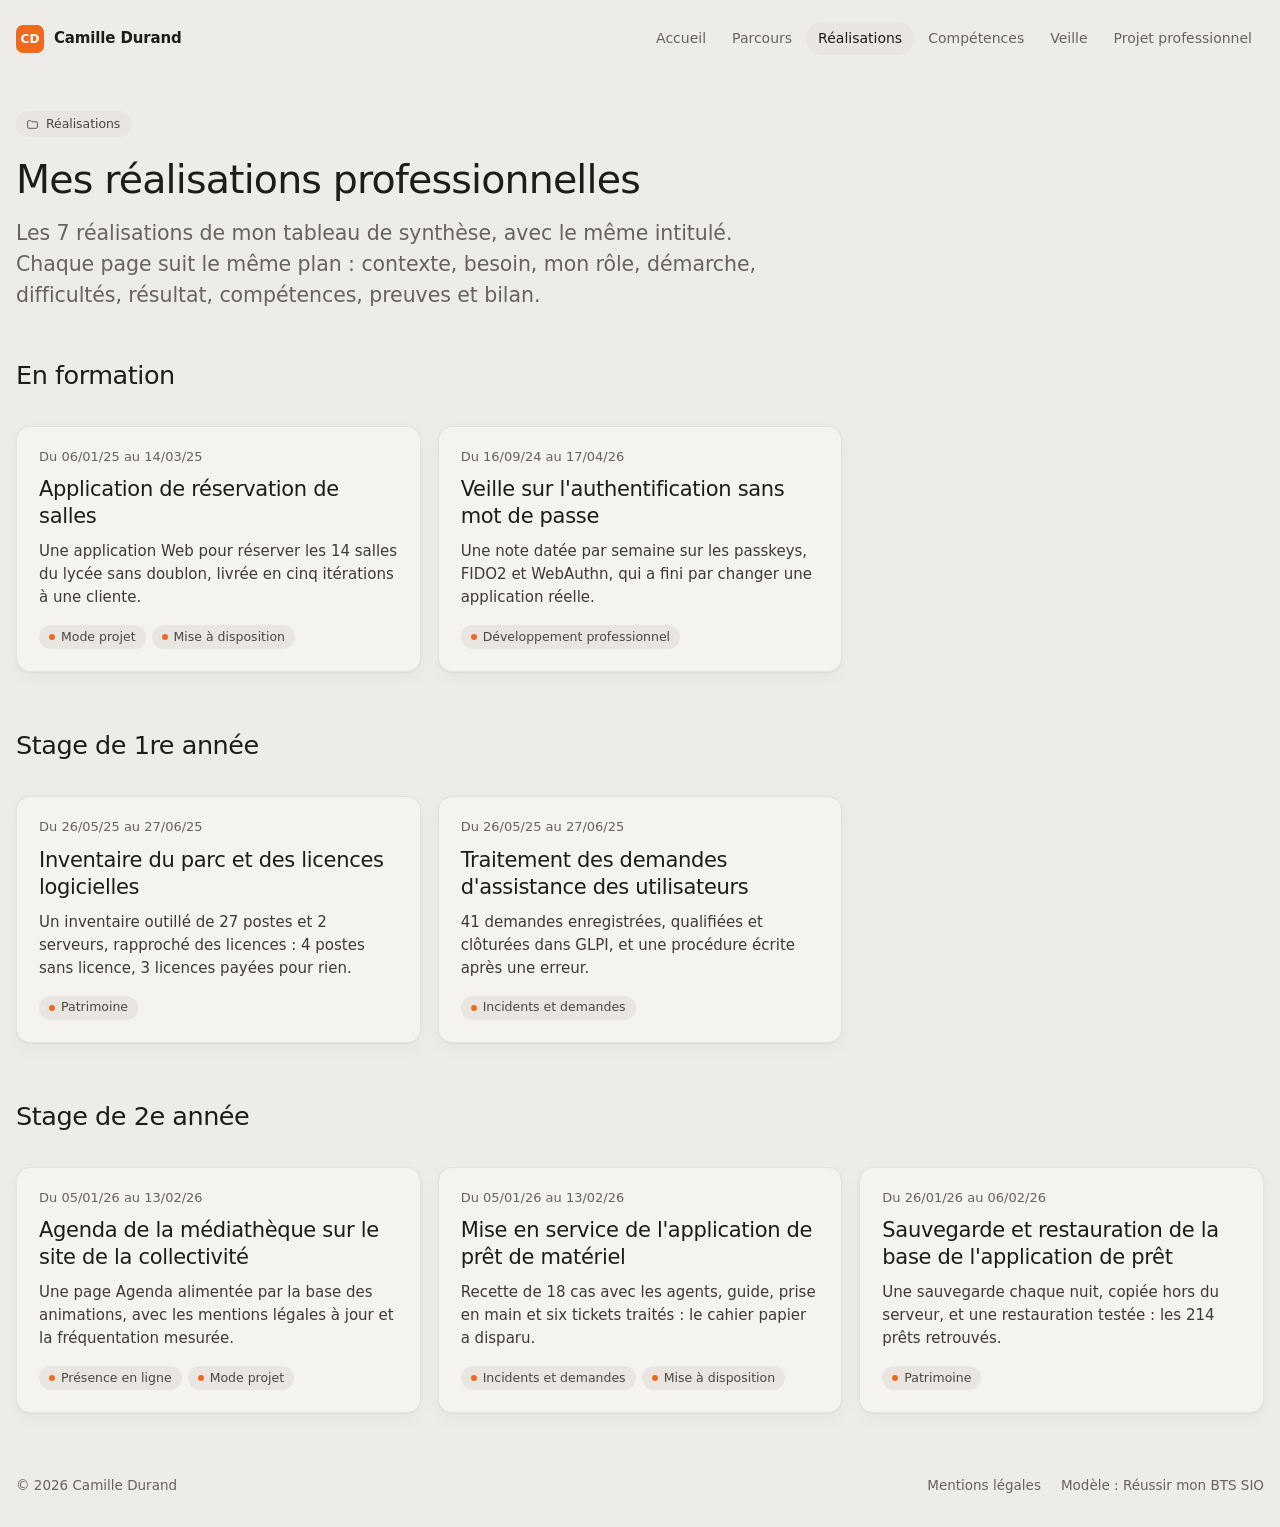
<file: realisations.html>
<!doctype html>
<html lang="fr">
<head>
  <meta charset="utf-8">
  <meta name="viewport" content="width=device-width, initial-scale=1">
  <title>Réalisations professionnelles : Camille Durand, BTS SIO SLAM</title>
  <meta name="description" content="Les réalisations professionnelles de Camille Durand pour l'épreuve E5 du BTS SIO, en formation et en stage, avec les compétences du bloc 1 qu'elles mobilisent.">
  <link rel="stylesheet" href="assets/style.css">
</head>
<body>
  <header class="wrap top">
    <a class="brand" href="index.html"><span class="brand-mark" aria-hidden="true">CD</span>Camille Durand</a>
    <nav aria-label="Pages du portfolio">
      <ul class="nav">
        <li><a href="index.html">Accueil</a></li>
        <li><a href="parcours.html">Parcours</a></li>
        <li><a href="realisations.html" aria-current="page">Réalisations</a></li>
        <li><a href="competences.html">Compétences</a></li>
        <li><a href="veille.html">Veille</a></li>
        <li><a href="projet.html">Projet professionnel</a></li>
      </ul>
    </nav>
  </header>

  <main class="wrap">
    <section class="page-head">
      <span class="chip"><svg viewBox="0 0 24 24" aria-hidden="true"><path d="M3 7a2 2 0 0 1 2-2h4l2 2h8a2 2 0 0 1 2 2v8a2 2 0 0 1-2 2H5a2 2 0 0 1-2-2z"/></svg>Réalisations</span>
      <h1 class="title">Mes réalisations professionnelles</h1>
      <p class="lead">Les 7 réalisations de mon tableau de synthèse, avec le même intitulé. Chaque page suit le même plan : contexte, besoin, mon rôle, démarche, difficultés, résultat, compétences, preuves et bilan.</p>
    </section>

    <div class="stack">
      <h2 class="section-title">En formation</h2>
      <div class="grid-3" style="margin-top:17px">
          <a class="work-card" href="realisations/reservation-salles.html">
            <span class="when">Du 06/01/25 au 14/03/25</span>
            <h3 class="name">Application de réservation de salles</h3>
            <p class="sum">Une application Web pour réserver les 14 salles du lycée sans doublon, livrée en cinq itérations à une cliente.</p>
            <ul class="tags"><li class="tag">Mode projet</li><li class="tag">Mise à disposition</li></ul>
          </a>
          <a class="work-card" href="realisations/veille-authentification.html">
            <span class="when">Du 16/09/24 au 17/04/26</span>
            <h3 class="name">Veille sur l'authentification sans mot de passe</h3>
            <p class="sum">Une note datée par semaine sur les passkeys, FIDO2 et WebAuthn, qui a fini par changer une application réelle.</p>
            <ul class="tags"><li class="tag">Développement professionnel</li></ul>
          </a>
      </div>
      <h2 class="section-title">Stage de 1re année</h2>
      <div class="grid-3" style="margin-top:17px">
          <a class="work-card" href="realisations/inventaire-parc.html">
            <span class="when">Du 26/05/25 au 27/06/25</span>
            <h3 class="name">Inventaire du parc et des licences logicielles</h3>
            <p class="sum">Un inventaire outillé de 27 postes et 2 serveurs, rapproché des licences : 4 postes sans licence, 3 licences payées pour rien.</p>
            <ul class="tags"><li class="tag">Patrimoine</li></ul>
          </a>
          <a class="work-card" href="realisations/demandes-assistance.html">
            <span class="when">Du 26/05/25 au 27/06/25</span>
            <h3 class="name">Traitement des demandes d'assistance des utilisateurs</h3>
            <p class="sum">41 demandes enregistrées, qualifiées et clôturées dans GLPI, et une procédure écrite après une erreur.</p>
            <ul class="tags"><li class="tag">Incidents et demandes</li></ul>
          </a>
      </div>
      <h2 class="section-title">Stage de 2e année</h2>
      <div class="grid-3" style="margin-top:17px">
          <a class="work-card" href="realisations/agenda-mediatheque.html">
            <span class="when">Du 05/01/26 au 13/02/26</span>
            <h3 class="name">Agenda de la médiathèque sur le site de la collectivité</h3>
            <p class="sum">Une page Agenda alimentée par la base des animations, avec les mentions légales à jour et la fréquentation mesurée.</p>
            <ul class="tags"><li class="tag">Présence en ligne</li><li class="tag">Mode projet</li></ul>
          </a>
          <a class="work-card" href="realisations/application-pret.html">
            <span class="when">Du 05/01/26 au 13/02/26</span>
            <h3 class="name">Mise en service de l'application de prêt de matériel</h3>
            <p class="sum">Recette de 18 cas avec les agents, guide, prise en main et six tickets traités : le cahier papier a disparu.</p>
            <ul class="tags"><li class="tag">Incidents et demandes</li><li class="tag">Mise à disposition</li></ul>
          </a>
          <a class="work-card" href="realisations/sauvegarde-base.html">
            <span class="when">Du 26/01/26 au 06/02/26</span>
            <h3 class="name">Sauvegarde et restauration de la base de l'application de prêt</h3>
            <p class="sum">Une sauvegarde chaque nuit, copiée hors du serveur, et une restauration testée : les 214 prêts retrouvés.</p>
            <ul class="tags"><li class="tag">Patrimoine</li></ul>
          </a>
      </div>
    </div>
  </main>

  <footer class="wrap foot">
    <span>© 2026 Camille Durand</span>
    <nav aria-label="Informations">
      <a href="mentions-legales.html">Mentions légales</a>
      <a href="https://reussirmonbtssio.com/cours/projet-e5/portfolio">Modèle : Réussir mon BTS SIO</a>
    </nav>
  </footer>

  <script src="assets/main.js"></script>
</body>
</html>
</file>
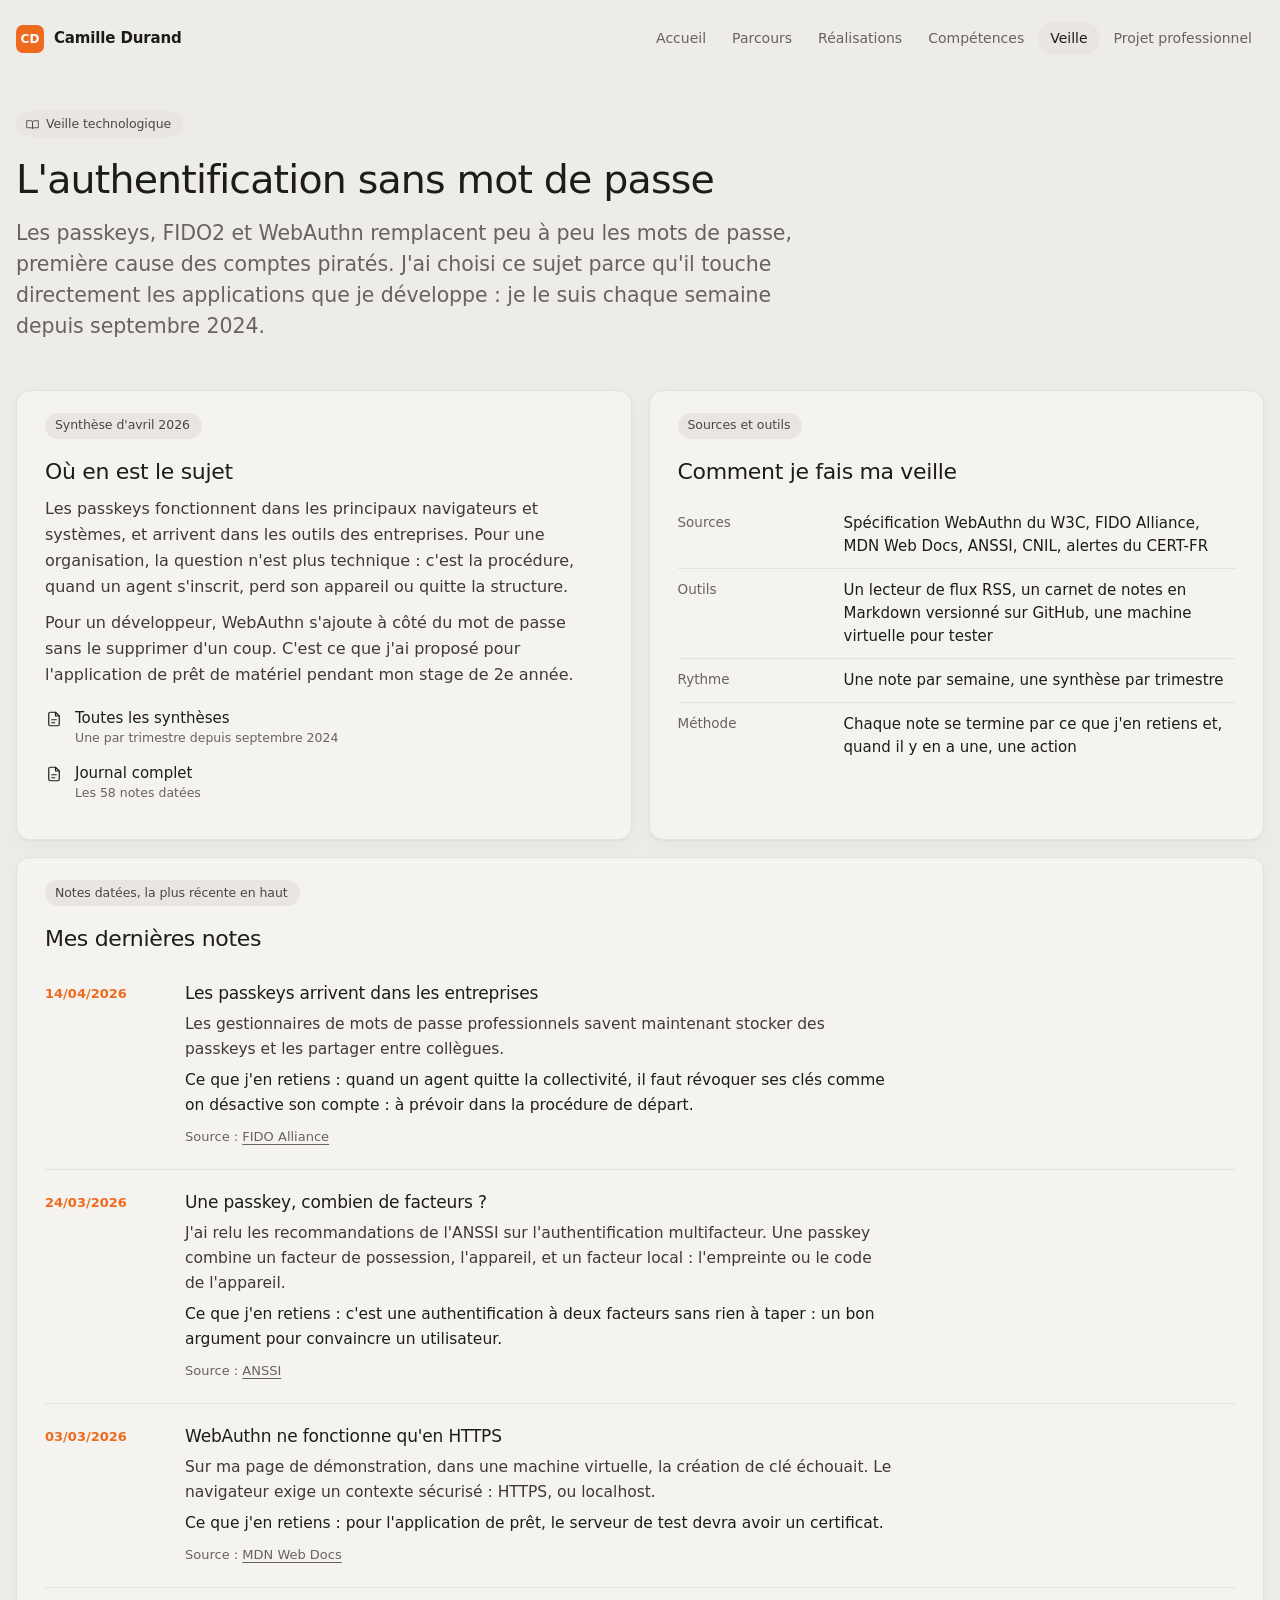
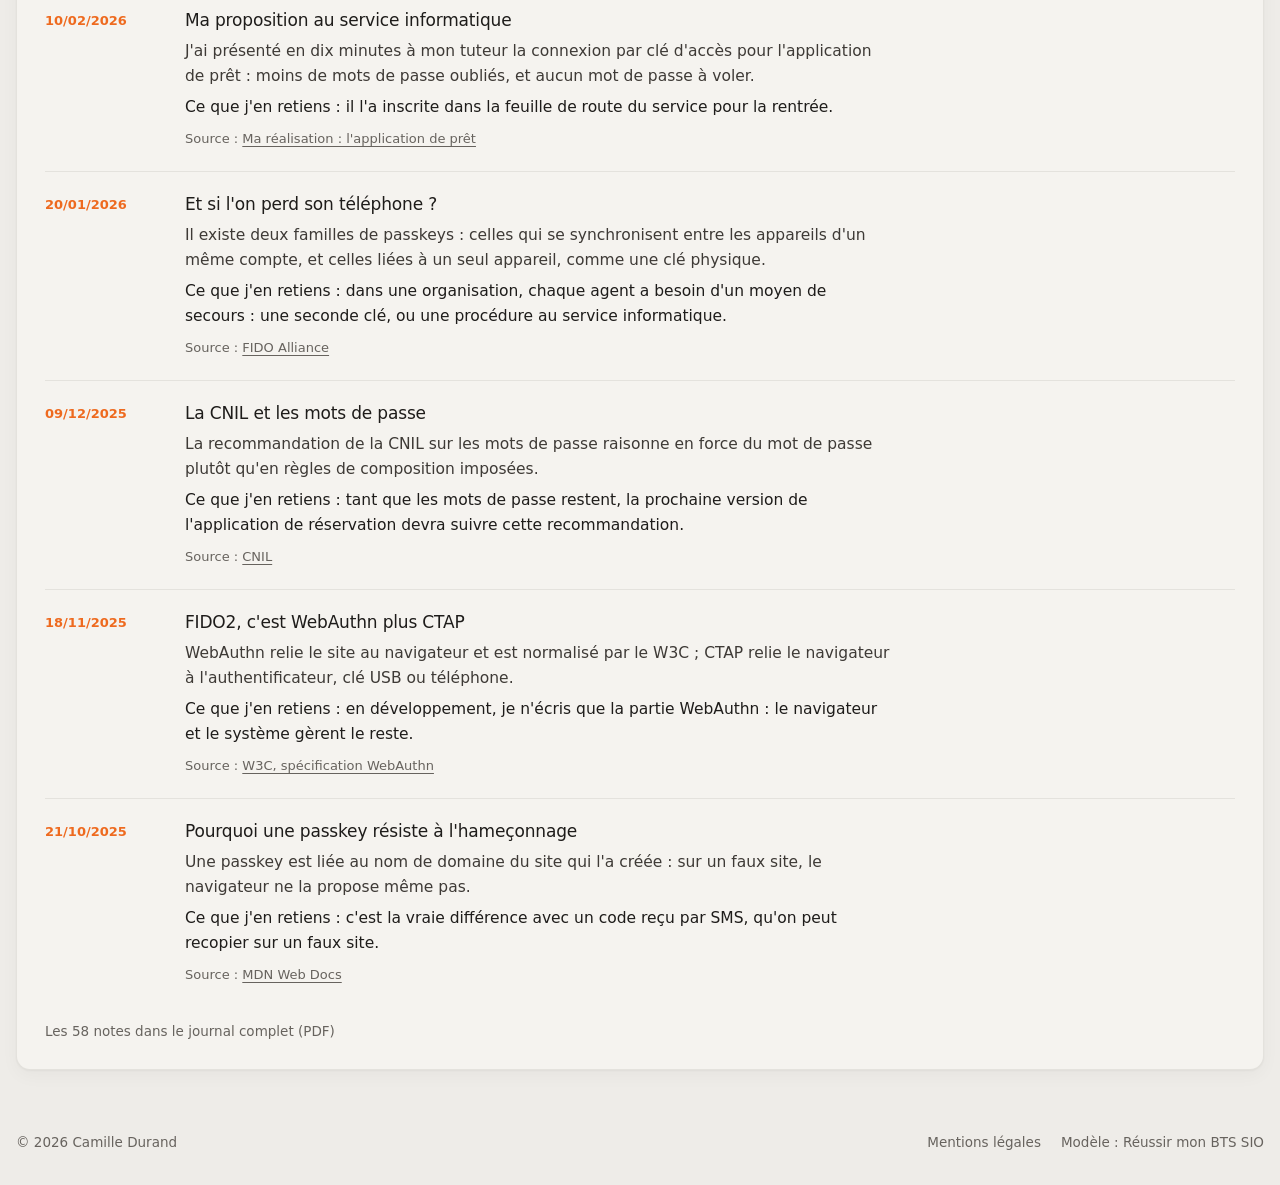
<file: veille.html>
<!doctype html>
<html lang="fr">
<head>
  <meta charset="utf-8">
  <meta name="viewport" content="width=device-width, initial-scale=1">
  <title>Veille technologique : l'authentification sans mot de passe</title>
  <meta name="description" content="La veille technologique de Camille Durand, BTS SIO SLAM : l'authentification sans mot de passe, passkeys, FIDO2 et WebAuthn, en notes datées.">
  <link rel="stylesheet" href="assets/style.css">
</head>
<body>
  <header class="wrap top">
    <a class="brand" href="index.html"><span class="brand-mark" aria-hidden="true">CD</span>Camille Durand</a>
    <nav aria-label="Pages du portfolio">
      <ul class="nav">
        <li><a href="index.html">Accueil</a></li>
        <li><a href="parcours.html">Parcours</a></li>
        <li><a href="realisations.html">Réalisations</a></li>
        <li><a href="competences.html">Compétences</a></li>
        <li><a href="veille.html" aria-current="page">Veille</a></li>
        <li><a href="projet.html">Projet professionnel</a></li>
      </ul>
    </nav>
  </header>

  <main class="wrap">
    <section class="page-head">
      <span class="chip"><svg viewBox="0 0 24 24" aria-hidden="true"><path d="M2 5h7a3 3 0 0 1 3 3v12a2 2 0 0 0-2-2H2zM22 5h-7a3 3 0 0 0-3 3v12a2 2 0 0 1 2-2h8z"/></svg>Veille technologique</span>
      <h1 class="title">L'authentification sans mot de passe</h1>
      <p class="lead">Les passkeys, FIDO2 et WebAuthn remplacent peu à peu les mots de passe, première cause des comptes piratés. J'ai choisi ce sujet parce qu'il touche directement les applications que je développe : je le suis chaque semaine depuis septembre 2024.</p>
    </section>

    <div class="stack">
      <div class="grid-2">
        <section class="card pad" aria-labelledby="synth">
          <span class="chip">Synthèse d'avril 2026</span>
          <h2 class="h" id="synth">Où en est le sujet</h2>
          <div class="prose">
            <p>Les passkeys fonctionnent dans les principaux navigateurs et systèmes, et arrivent dans les outils des entreprises. Pour une organisation, la question n'est plus technique : c'est la procédure, quand un agent s'inscrit, perd son appareil ou quitte la structure.</p>
            <p>Pour un développeur, WebAuthn s'ajoute à côté du mot de passe sans le supprimer d'un coup. C'est ce que j'ai proposé pour l'application de prêt de matériel pendant mon stage de 2e année.</p>
          </div>
          <ul class="files"><li><a href="documents/synthese-avril-2026.pdf"><svg viewBox="0 0 24 24" aria-hidden="true"><path d="M14 3H7a2 2 0 0 0-2 2v14a2 2 0 0 0 2 2h10a2 2 0 0 0 2-2V8z"/><path d="M14 3v5h5M9 13h6M9 17h4"/></svg><span><span class="file-name">Toutes les synthèses</span><span class="file-detail">Une par trimestre depuis septembre 2024</span></span></a></li><li><a href="documents/journal-de-veille.pdf"><svg viewBox="0 0 24 24" aria-hidden="true"><path d="M14 3H7a2 2 0 0 0-2 2v14a2 2 0 0 0 2 2h10a2 2 0 0 0 2-2V8z"/><path d="M14 3v5h5M9 13h6M9 17h4"/></svg><span><span class="file-name">Journal complet</span><span class="file-detail">Les 58 notes datées</span></span></a></li></ul>
        </section>

        <section class="card pad" aria-labelledby="src">
          <span class="chip">Sources et outils</span>
          <h2 class="h" id="src">Comment je fais ma veille</h2>
          <dl class="facts">
            <div><dt>Sources</dt><dd>Spécification WebAuthn du W3C, FIDO Alliance, MDN Web Docs, ANSSI, CNIL, alertes du CERT-FR</dd></div>
            <div><dt>Outils</dt><dd>Un lecteur de flux RSS, un carnet de notes en Markdown versionné sur GitHub, une machine virtuelle pour tester</dd></div>
            <div><dt>Rythme</dt><dd>Une note par semaine, une synthèse par trimestre</dd></div>
            <div><dt>Méthode</dt><dd>Chaque note se termine par ce que j'en retiens et, quand il y en a une, une action</dd></div>
          </dl>
        </section>
      </div>

      <section class="card pad" aria-labelledby="notes">
        <span class="chip">Notes datées, la plus récente en haut</span>
        <h2 class="h" id="notes">Mes dernières notes</h2>
        <ol class="notes">
          <li>
            <time datetime="2026-04-14">14/04/2026</time>
            <div>
              <h3>Les passkeys arrivent dans les entreprises</h3>
              <p>Les gestionnaires de mots de passe professionnels savent maintenant stocker des passkeys et les partager entre collègues.</p>
              <p class="keep">Ce que j'en retiens : quand un agent quitte la collectivité, il faut révoquer ses clés comme on désactive son compte : à prévoir dans la procédure de départ.</p>
              <p class="src">Source : <a href="https://fidoalliance.org/passkeys/">FIDO Alliance</a></p>
            </div>
          </li>
          <li>
            <time datetime="2026-03-24">24/03/2026</time>
            <div>
              <h3>Une passkey, combien de facteurs ?</h3>
              <p>J'ai relu les recommandations de l'ANSSI sur l'authentification multifacteur. Une passkey combine un facteur de possession, l'appareil, et un facteur local : l'empreinte ou le code de l'appareil.</p>
              <p class="keep">Ce que j'en retiens : c'est une authentification à deux facteurs sans rien à taper : un bon argument pour convaincre un utilisateur.</p>
              <p class="src">Source : <a href="https://cyber.gouv.fr/">ANSSI</a></p>
            </div>
          </li>
          <li>
            <time datetime="2026-03-03">03/03/2026</time>
            <div>
              <h3>WebAuthn ne fonctionne qu'en HTTPS</h3>
              <p>Sur ma page de démonstration, dans une machine virtuelle, la création de clé échouait. Le navigateur exige un contexte sécurisé : HTTPS, ou localhost.</p>
              <p class="keep">Ce que j'en retiens : pour l'application de prêt, le serveur de test devra avoir un certificat.</p>
              <p class="src">Source : <a href="https://developer.mozilla.org/fr/docs/Web/API/Web_Authentication_API">MDN Web Docs</a></p>
            </div>
          </li>
          <li>
            <time datetime="2026-02-10">10/02/2026</time>
            <div>
              <h3>Ma proposition au service informatique</h3>
              <p>J'ai présenté en dix minutes à mon tuteur la connexion par clé d'accès pour l'application de prêt : moins de mots de passe oubliés, et aucun mot de passe à voler.</p>
              <p class="keep">Ce que j'en retiens : il l'a inscrite dans la feuille de route du service pour la rentrée.</p>
              <p class="src">Source : <a href="realisations/application-pret.html">Ma réalisation : l'application de prêt</a></p>
            </div>
          </li>
          <li>
            <time datetime="2026-01-20">20/01/2026</time>
            <div>
              <h3>Et si l'on perd son téléphone ?</h3>
              <p>Il existe deux familles de passkeys : celles qui se synchronisent entre les appareils d'un même compte, et celles liées à un seul appareil, comme une clé physique.</p>
              <p class="keep">Ce que j'en retiens : dans une organisation, chaque agent a besoin d'un moyen de secours : une seconde clé, ou une procédure au service informatique.</p>
              <p class="src">Source : <a href="https://fidoalliance.org/passkeys/">FIDO Alliance</a></p>
            </div>
          </li>
          <li>
            <time datetime="2025-12-09">09/12/2025</time>
            <div>
              <h3>La CNIL et les mots de passe</h3>
              <p>La recommandation de la CNIL sur les mots de passe raisonne en force du mot de passe plutôt qu'en règles de composition imposées.</p>
              <p class="keep">Ce que j'en retiens : tant que les mots de passe restent, la prochaine version de l'application de réservation devra suivre cette recommandation.</p>
              <p class="src">Source : <a href="https://www.cnil.fr/">CNIL</a></p>
            </div>
          </li>
          <li>
            <time datetime="2025-11-18">18/11/2025</time>
            <div>
              <h3>FIDO2, c'est WebAuthn plus CTAP</h3>
              <p>WebAuthn relie le site au navigateur et est normalisé par le W3C ; CTAP relie le navigateur à l'authentificateur, clé USB ou téléphone.</p>
              <p class="keep">Ce que j'en retiens : en développement, je n'écris que la partie WebAuthn : le navigateur et le système gèrent le reste.</p>
              <p class="src">Source : <a href="https://www.w3.org/TR/webauthn-3/">W3C, spécification WebAuthn</a></p>
            </div>
          </li>
          <li>
            <time datetime="2025-10-21">21/10/2025</time>
            <div>
              <h3>Pourquoi une passkey résiste à l'hameçonnage</h3>
              <p>Une passkey est liée au nom de domaine du site qui l'a créée : sur un faux site, le navigateur ne la propose même pas.</p>
              <p class="keep">Ce que j'en retiens : c'est la vraie différence avec un code reçu par SMS, qu'on peut recopier sur un faux site.</p>
              <p class="src">Source : <a href="https://developer.mozilla.org/fr/docs/Web/API/Web_Authentication_API">MDN Web Docs</a></p>
            </div>
          </li>
        </ol>
        <a class="card-link" href="documents/journal-de-veille.pdf">Les 58 notes dans le journal complet (PDF)</a>
      </section>
    </div>
  </main>

  <footer class="wrap foot">
    <span>© 2026 Camille Durand</span>
    <nav aria-label="Informations">
      <a href="mentions-legales.html">Mentions légales</a>
      <a href="https://reussirmonbtssio.com/cours/projet-e5/portfolio">Modèle : Réussir mon BTS SIO</a>
    </nav>
  </footer>

  <script src="assets/main.js"></script>
</body>
</html>
</file>
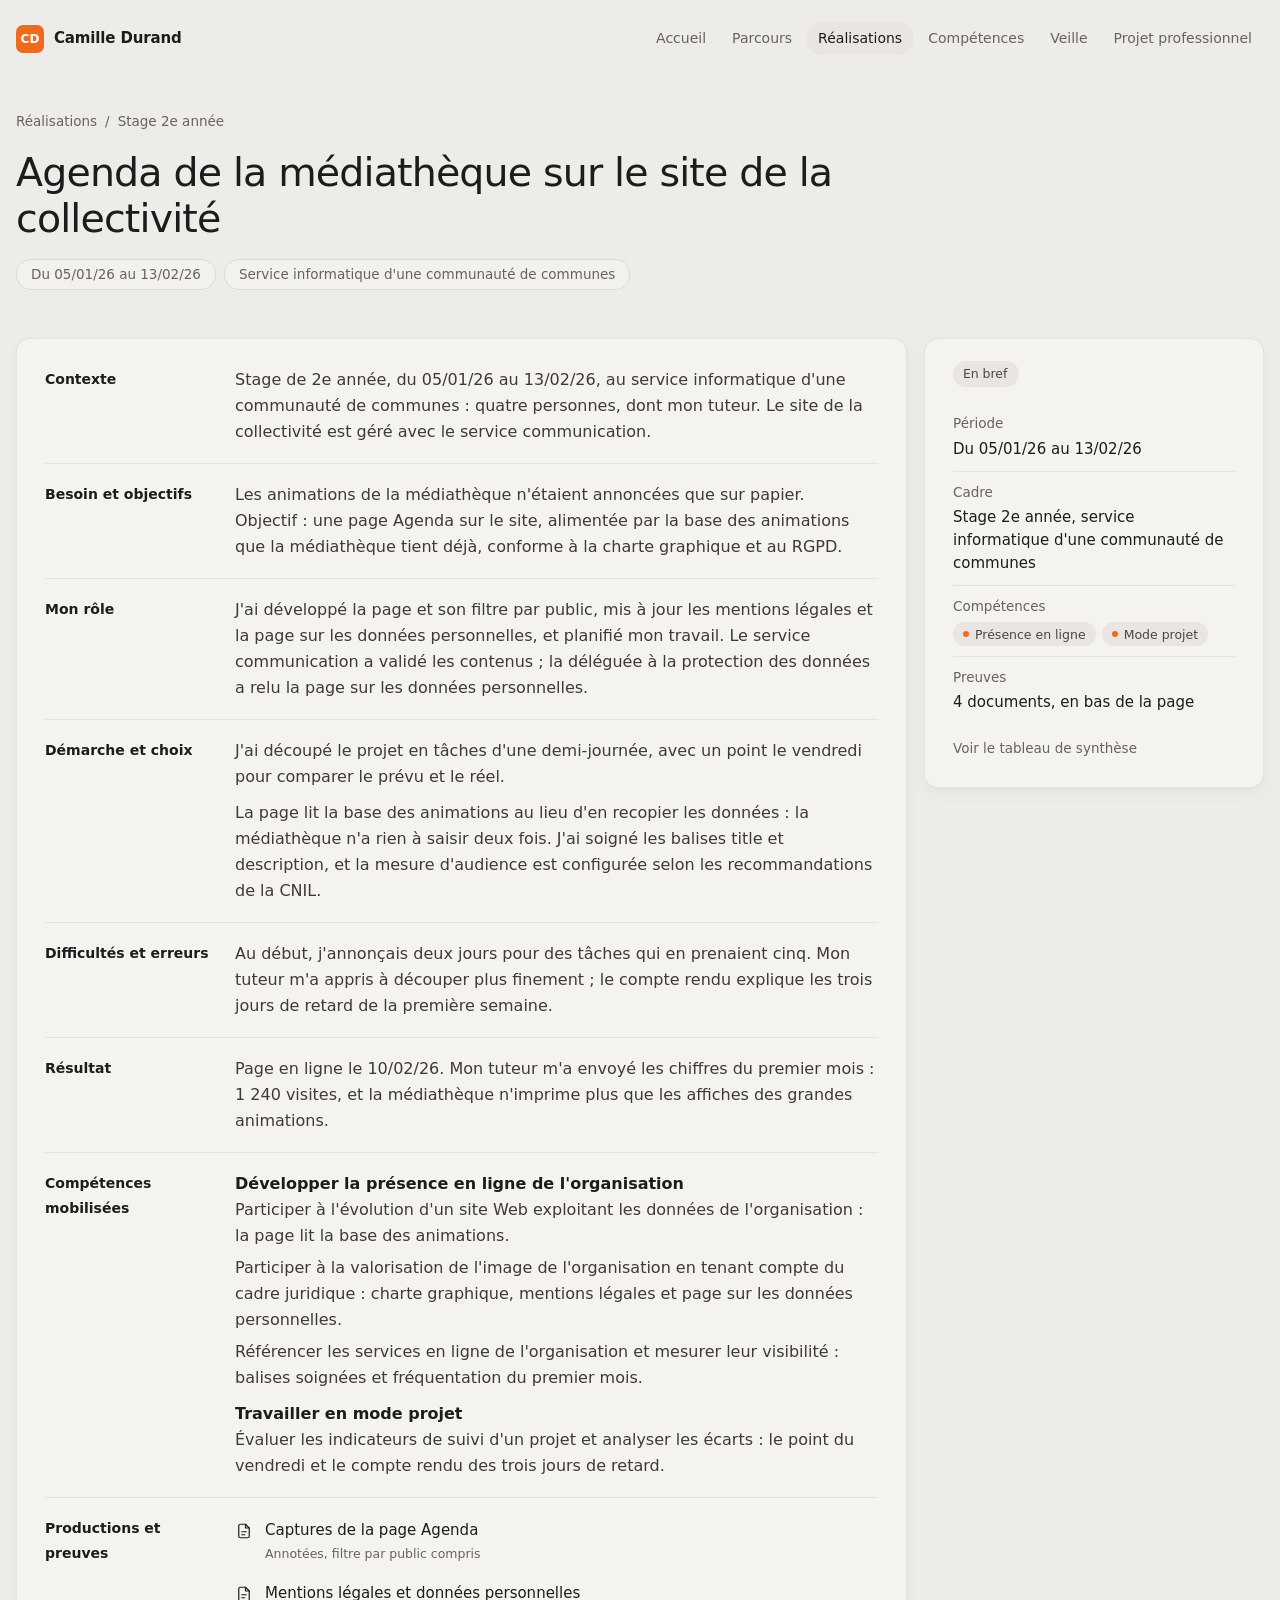
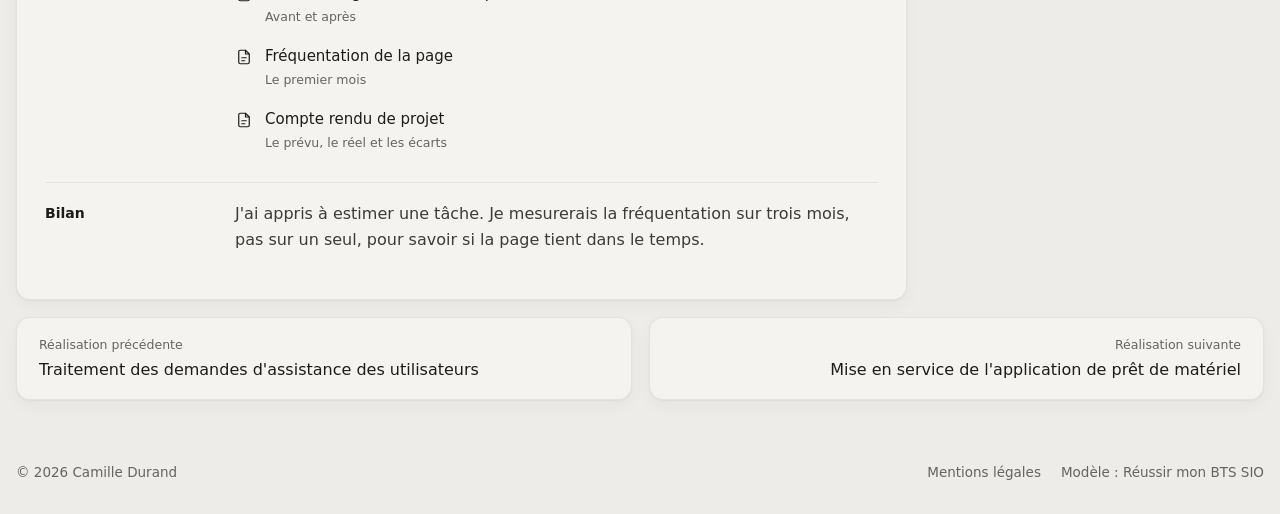
<file: realisations/agenda-mediatheque.html>
<!doctype html>
<html lang="fr">
<head>
  <meta charset="utf-8">
  <meta name="viewport" content="width=device-width, initial-scale=1">
  <title>Agenda de la médiathèque sur le site de la collectivité : Camille Durand, BTS SIO SLAM</title>
  <meta name="description" content="Une page Agenda alimentée par la base des animations, avec les mentions légales à jour et la fréquentation mesurée.">
  <link rel="stylesheet" href="../assets/style.css">
</head>
<body>
  <header class="wrap top">
    <a class="brand" href="../index.html"><span class="brand-mark" aria-hidden="true">CD</span>Camille Durand</a>
    <nav aria-label="Pages du portfolio">
      <ul class="nav">
        <li><a href="../index.html">Accueil</a></li>
        <li><a href="../parcours.html">Parcours</a></li>
        <li><a href="../realisations.html" aria-current="page">Réalisations</a></li>
        <li><a href="../competences.html">Compétences</a></li>
        <li><a href="../veille.html">Veille</a></li>
        <li><a href="../projet.html">Projet professionnel</a></li>
      </ul>
    </nav>
  </header>

  <main class="wrap">
    <section class="page-head">
      <nav class="crumbs" aria-label="Fil d'Ariane"><a href="../realisations.html">Réalisations</a><span aria-hidden="true">/</span><span>Stage 2e année</span></nav>
      <h1 class="title">Agenda de la médiathèque sur le site de la collectivité</h1>
    </section>
    <div class="meta"><span>Du 05/01/26 au 13/02/26</span><span>Service informatique d'une communauté de communes</span></div>

    <div class="stack split">
      <article class="card pad">
        <dl class="rubriques">
          <div><dt>Contexte</dt><dd><p>Stage de 2e année, du 05/01/26 au 13/02/26, au service informatique d'une communauté de communes : quatre personnes, dont mon tuteur. Le site de la collectivité est géré avec le service communication.</p></dd></div>
          <div><dt>Besoin et objectifs</dt><dd><p>Les animations de la médiathèque n'étaient annoncées que sur papier. Objectif : une page Agenda sur le site, alimentée par la base des animations que la médiathèque tient déjà, conforme à la charte graphique et au RGPD.</p></dd></div>
          <div><dt>Mon rôle</dt><dd><p>J'ai développé la page et son filtre par public, mis à jour les mentions légales et la page sur les données personnelles, et planifié mon travail. Le service communication a validé les contenus ; la déléguée à la protection des données a relu la page sur les données personnelles.</p></dd></div>
          <div><dt>Démarche et choix</dt><dd><p>J'ai découpé le projet en tâches d'une demi-journée, avec un point le vendredi pour comparer le prévu et le réel.</p><p>La page lit la base des animations au lieu d'en recopier les données : la médiathèque n'a rien à saisir deux fois. J'ai soigné les balises title et description, et la mesure d'audience est configurée selon les recommandations de la CNIL.</p></dd></div>
          <div><dt>Difficultés et erreurs</dt><dd><p>Au début, j'annonçais deux jours pour des tâches qui en prenaient cinq. Mon tuteur m'a appris à découper plus finement ; le compte rendu explique les trois jours de retard de la première semaine.</p></dd></div>
          <div><dt>Résultat</dt><dd><p>Page en ligne le 10/02/26. Mon tuteur m'a envoyé les chiffres du premier mois : 1 240 visites, et la médiathèque n'imprime plus que les affiches des grandes animations.</p></dd></div>
          <div><dt>Compétences mobilisées</dt><dd><ul class="skill-list"><li><strong>Développer la présence en ligne de l'organisation</strong><span>Participer à l'évolution d'un site Web exploitant les données de l'organisation : la page lit la base des animations.</span><span>Participer à la valorisation de l'image de l'organisation en tenant compte du cadre juridique : charte graphique, mentions légales et page sur les données personnelles.</span><span>Référencer les services en ligne de l'organisation et mesurer leur visibilité : balises soignées et fréquentation du premier mois.</span></li><li><strong>Travailler en mode projet</strong><span>Évaluer les indicateurs de suivi d'un projet et analyser les écarts : le point du vendredi et le compte rendu des trois jours de retard.</span></li></ul></dd></div>
          <div><dt>Productions et preuves</dt><dd><ul class="files"><li><a href="../documents/captures-page-agenda.pdf"><svg viewBox="0 0 24 24" aria-hidden="true"><path d="M14 3H7a2 2 0 0 0-2 2v14a2 2 0 0 0 2 2h10a2 2 0 0 0 2-2V8z"/><path d="M14 3v5h5M9 13h6M9 17h4"/></svg><span><span class="file-name">Captures de la page Agenda</span><span class="file-detail">Annotées, filtre par public compris</span></span></a></li><li><a href="../documents/mentions-legales-avant-apres.pdf"><svg viewBox="0 0 24 24" aria-hidden="true"><path d="M14 3H7a2 2 0 0 0-2 2v14a2 2 0 0 0 2 2h10a2 2 0 0 0 2-2V8z"/><path d="M14 3v5h5M9 13h6M9 17h4"/></svg><span><span class="file-name">Mentions légales et données personnelles</span><span class="file-detail">Avant et après</span></span></a></li><li><a href="../documents/frequentation-agenda.pdf"><svg viewBox="0 0 24 24" aria-hidden="true"><path d="M14 3H7a2 2 0 0 0-2 2v14a2 2 0 0 0 2 2h10a2 2 0 0 0 2-2V8z"/><path d="M14 3v5h5M9 13h6M9 17h4"/></svg><span><span class="file-name">Fréquentation de la page</span><span class="file-detail">Le premier mois</span></span></a></li><li><a href="../documents/compte-rendu-agenda.pdf"><svg viewBox="0 0 24 24" aria-hidden="true"><path d="M14 3H7a2 2 0 0 0-2 2v14a2 2 0 0 0 2 2h10a2 2 0 0 0 2-2V8z"/><path d="M14 3v5h5M9 13h6M9 17h4"/></svg><span><span class="file-name">Compte rendu de projet</span><span class="file-detail">Le prévu, le réel et les écarts</span></span></a></li></ul></dd></div>
          <div><dt>Bilan</dt><dd><p>J'ai appris à estimer une tâche. Je mesurerais la fréquentation sur trois mois, pas sur un seul, pour savoir si la page tient dans le temps.</p></dd></div>
        </dl>
      </article>

      <aside class="card pad aside" aria-label="En bref">
        <span class="chip">En bref</span>
        <dl class="facts">
          <div><dt>Période</dt><dd>Du 05/01/26 au 13/02/26</dd></div>
          <div><dt>Cadre</dt><dd>Stage 2e année, service informatique d'une communauté de communes</dd></div>
          <div><dt>Compétences</dt><dd><ul class="tags"><li class="tag">Présence en ligne</li><li class="tag">Mode projet</li></ul></dd></div>
          <div><dt>Preuves</dt><dd>4 documents, en bas de la page</dd></div>
        </dl>
        <a class="card-link" href="../competences.html">Voir le tableau de synthèse</a>
      </aside>
    </div>

    <nav class="pager" aria-label="Autres réalisations">
      <a class="prev" href="demandes-assistance.html"><small>Réalisation précédente</small><span>Traitement des demandes d'assistance des utilisateurs</span></a>
      <a class="next" href="application-pret.html"><small>Réalisation suivante</small><span>Mise en service de l'application de prêt de matériel</span></a>
    </nav>
  </main>

  <footer class="wrap foot">
    <span>© 2026 Camille Durand</span>
    <nav aria-label="Informations">
      <a href="../mentions-legales.html">Mentions légales</a>
      <a href="https://reussirmonbtssio.com/cours/projet-e5/portfolio">Modèle : Réussir mon BTS SIO</a>
    </nav>
  </footer>

  <script src="../assets/main.js"></script>
</body>
</html>
</file>
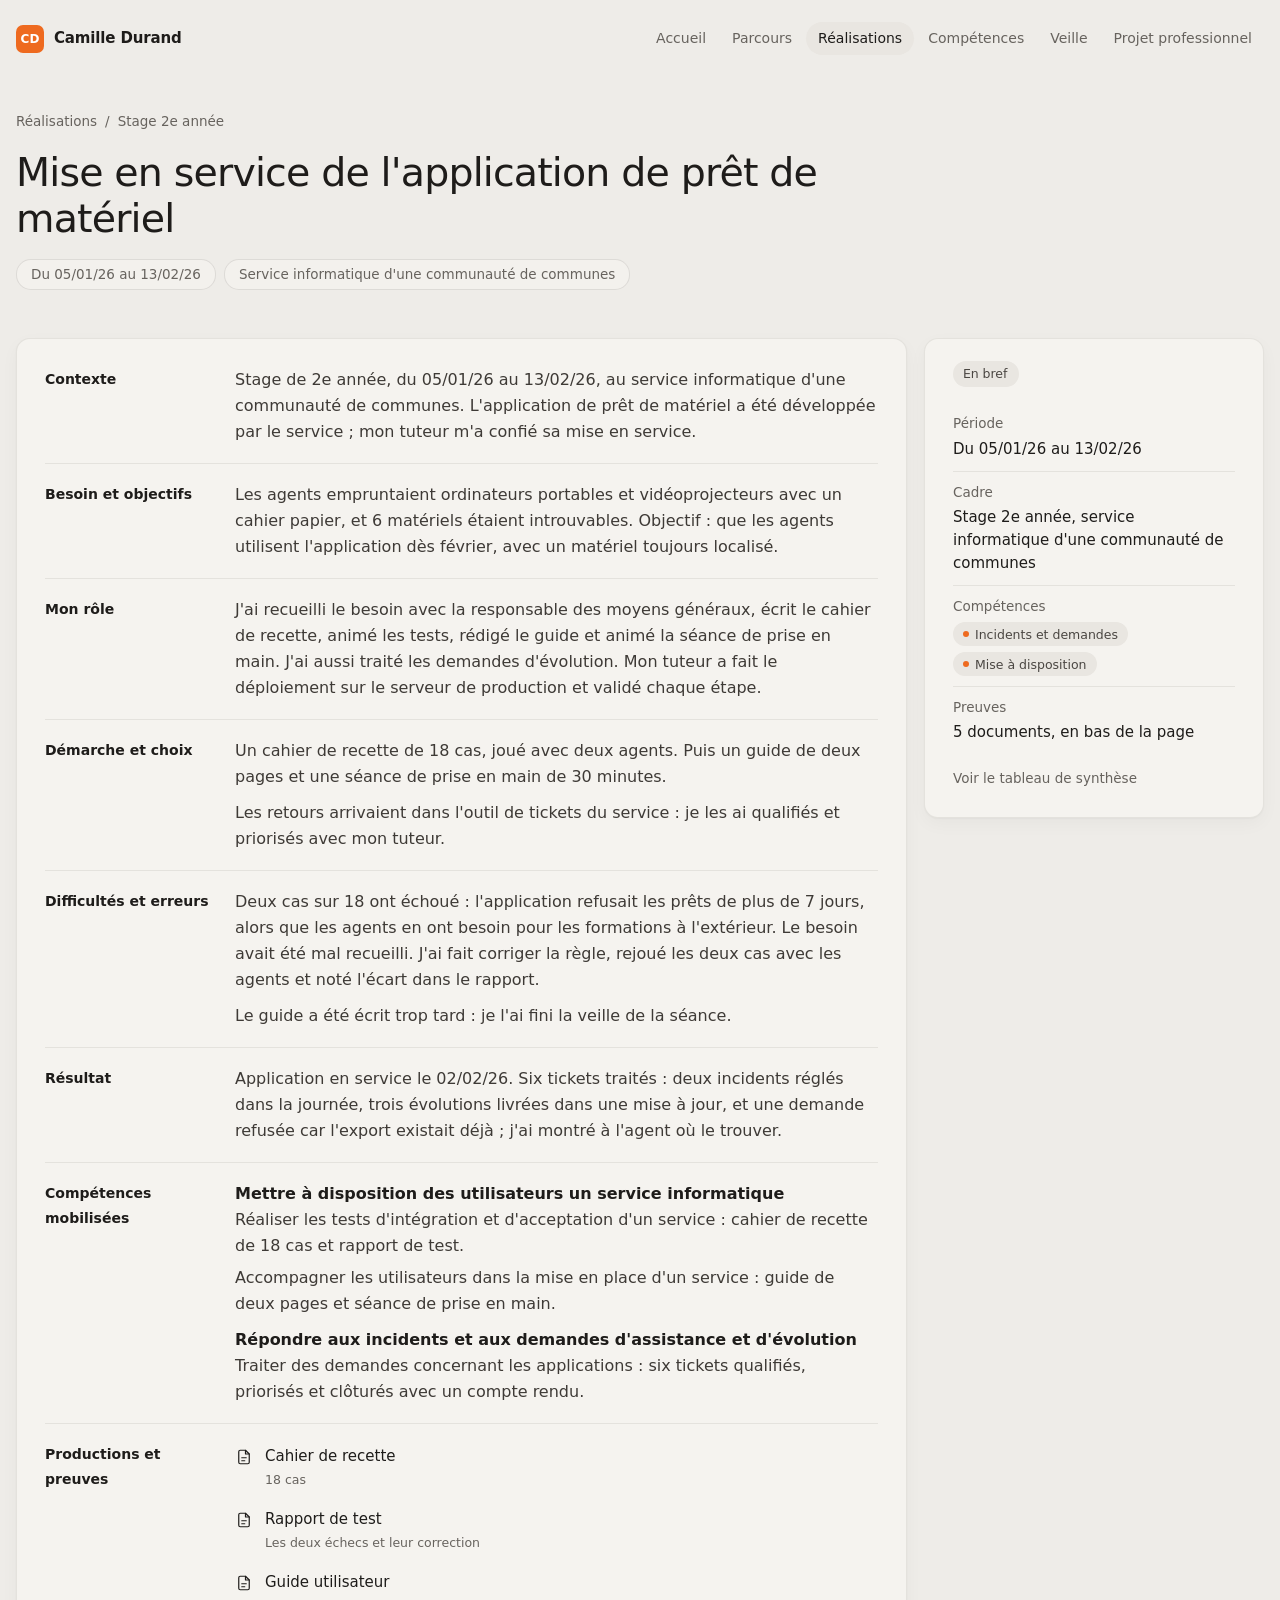
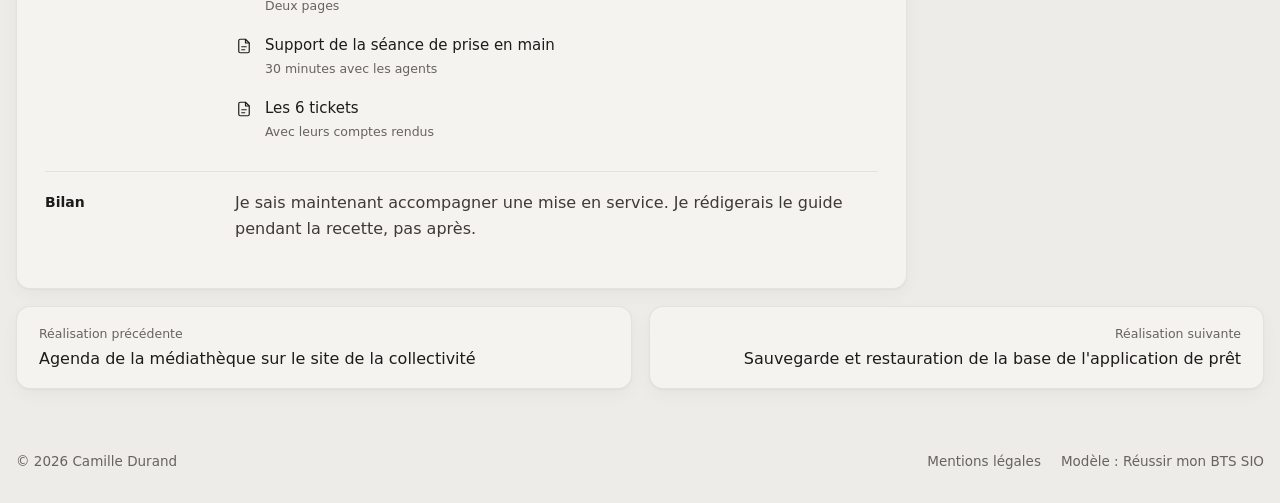
<file: realisations/application-pret.html>
<!doctype html>
<html lang="fr">
<head>
  <meta charset="utf-8">
  <meta name="viewport" content="width=device-width, initial-scale=1">
  <title>Mise en service de l'application de prêt de matériel : Camille Durand, BTS SIO SLAM</title>
  <meta name="description" content="Recette de 18 cas avec les agents, guide, prise en main et six tickets traités : le cahier papier a disparu.">
  <link rel="stylesheet" href="../assets/style.css">
</head>
<body>
  <header class="wrap top">
    <a class="brand" href="../index.html"><span class="brand-mark" aria-hidden="true">CD</span>Camille Durand</a>
    <nav aria-label="Pages du portfolio">
      <ul class="nav">
        <li><a href="../index.html">Accueil</a></li>
        <li><a href="../parcours.html">Parcours</a></li>
        <li><a href="../realisations.html" aria-current="page">Réalisations</a></li>
        <li><a href="../competences.html">Compétences</a></li>
        <li><a href="../veille.html">Veille</a></li>
        <li><a href="../projet.html">Projet professionnel</a></li>
      </ul>
    </nav>
  </header>

  <main class="wrap">
    <section class="page-head">
      <nav class="crumbs" aria-label="Fil d'Ariane"><a href="../realisations.html">Réalisations</a><span aria-hidden="true">/</span><span>Stage 2e année</span></nav>
      <h1 class="title">Mise en service de l'application de prêt de matériel</h1>
    </section>
    <div class="meta"><span>Du 05/01/26 au 13/02/26</span><span>Service informatique d'une communauté de communes</span></div>

    <div class="stack split">
      <article class="card pad">
        <dl class="rubriques">
          <div><dt>Contexte</dt><dd><p>Stage de 2e année, du 05/01/26 au 13/02/26, au service informatique d'une communauté de communes. L'application de prêt de matériel a été développée par le service ; mon tuteur m'a confié sa mise en service.</p></dd></div>
          <div><dt>Besoin et objectifs</dt><dd><p>Les agents empruntaient ordinateurs portables et vidéoprojecteurs avec un cahier papier, et 6 matériels étaient introuvables. Objectif : que les agents utilisent l'application dès février, avec un matériel toujours localisé.</p></dd></div>
          <div><dt>Mon rôle</dt><dd><p>J'ai recueilli le besoin avec la responsable des moyens généraux, écrit le cahier de recette, animé les tests, rédigé le guide et animé la séance de prise en main. J'ai aussi traité les demandes d'évolution. Mon tuteur a fait le déploiement sur le serveur de production et validé chaque étape.</p></dd></div>
          <div><dt>Démarche et choix</dt><dd><p>Un cahier de recette de 18 cas, joué avec deux agents. Puis un guide de deux pages et une séance de prise en main de 30 minutes.</p><p>Les retours arrivaient dans l'outil de tickets du service : je les ai qualifiés et priorisés avec mon tuteur.</p></dd></div>
          <div><dt>Difficultés et erreurs</dt><dd><p>Deux cas sur 18 ont échoué : l'application refusait les prêts de plus de 7 jours, alors que les agents en ont besoin pour les formations à l'extérieur. Le besoin avait été mal recueilli. J'ai fait corriger la règle, rejoué les deux cas avec les agents et noté l'écart dans le rapport.</p><p>Le guide a été écrit trop tard : je l'ai fini la veille de la séance.</p></dd></div>
          <div><dt>Résultat</dt><dd><p>Application en service le 02/02/26. Six tickets traités : deux incidents réglés dans la journée, trois évolutions livrées dans une mise à jour, et une demande refusée car l'export existait déjà ; j'ai montré à l'agent où le trouver.</p></dd></div>
          <div><dt>Compétences mobilisées</dt><dd><ul class="skill-list"><li><strong>Mettre à disposition des utilisateurs un service informatique</strong><span>Réaliser les tests d'intégration et d'acceptation d'un service : cahier de recette de 18 cas et rapport de test.</span><span>Accompagner les utilisateurs dans la mise en place d'un service : guide de deux pages et séance de prise en main.</span></li><li><strong>Répondre aux incidents et aux demandes d'assistance et d'évolution</strong><span>Traiter des demandes concernant les applications : six tickets qualifiés, priorisés et clôturés avec un compte rendu.</span></li></ul></dd></div>
          <div><dt>Productions et preuves</dt><dd><ul class="files"><li><a href="../documents/cahier-recette-pret.pdf"><svg viewBox="0 0 24 24" aria-hidden="true"><path d="M14 3H7a2 2 0 0 0-2 2v14a2 2 0 0 0 2 2h10a2 2 0 0 0 2-2V8z"/><path d="M14 3v5h5M9 13h6M9 17h4"/></svg><span><span class="file-name">Cahier de recette</span><span class="file-detail">18 cas</span></span></a></li><li><a href="../documents/rapport-test-pret.pdf"><svg viewBox="0 0 24 24" aria-hidden="true"><path d="M14 3H7a2 2 0 0 0-2 2v14a2 2 0 0 0 2 2h10a2 2 0 0 0 2-2V8z"/><path d="M14 3v5h5M9 13h6M9 17h4"/></svg><span><span class="file-name">Rapport de test</span><span class="file-detail">Les deux échecs et leur correction</span></span></a></li><li><a href="../documents/guide-utilisateur-pret.pdf"><svg viewBox="0 0 24 24" aria-hidden="true"><path d="M14 3H7a2 2 0 0 0-2 2v14a2 2 0 0 0 2 2h10a2 2 0 0 0 2-2V8z"/><path d="M14 3v5h5M9 13h6M9 17h4"/></svg><span><span class="file-name">Guide utilisateur</span><span class="file-detail">Deux pages</span></span></a></li><li><a href="../documents/support-prise-en-main.pdf"><svg viewBox="0 0 24 24" aria-hidden="true"><path d="M14 3H7a2 2 0 0 0-2 2v14a2 2 0 0 0 2 2h10a2 2 0 0 0 2-2V8z"/><path d="M14 3v5h5M9 13h6M9 17h4"/></svg><span><span class="file-name">Support de la séance de prise en main</span><span class="file-detail">30 minutes avec les agents</span></span></a></li><li><a href="../documents/tickets-evolution-pret.pdf"><svg viewBox="0 0 24 24" aria-hidden="true"><path d="M14 3H7a2 2 0 0 0-2 2v14a2 2 0 0 0 2 2h10a2 2 0 0 0 2-2V8z"/><path d="M14 3v5h5M9 13h6M9 17h4"/></svg><span><span class="file-name">Les 6 tickets</span><span class="file-detail">Avec leurs comptes rendus</span></span></a></li></ul></dd></div>
          <div><dt>Bilan</dt><dd><p>Je sais maintenant accompagner une mise en service. Je rédigerais le guide pendant la recette, pas après.</p></dd></div>
        </dl>
      </article>

      <aside class="card pad aside" aria-label="En bref">
        <span class="chip">En bref</span>
        <dl class="facts">
          <div><dt>Période</dt><dd>Du 05/01/26 au 13/02/26</dd></div>
          <div><dt>Cadre</dt><dd>Stage 2e année, service informatique d'une communauté de communes</dd></div>
          <div><dt>Compétences</dt><dd><ul class="tags"><li class="tag">Incidents et demandes</li><li class="tag">Mise à disposition</li></ul></dd></div>
          <div><dt>Preuves</dt><dd>5 documents, en bas de la page</dd></div>
        </dl>
        <a class="card-link" href="../competences.html">Voir le tableau de synthèse</a>
      </aside>
    </div>

    <nav class="pager" aria-label="Autres réalisations">
      <a class="prev" href="agenda-mediatheque.html"><small>Réalisation précédente</small><span>Agenda de la médiathèque sur le site de la collectivité</span></a>
      <a class="next" href="sauvegarde-base.html"><small>Réalisation suivante</small><span>Sauvegarde et restauration de la base de l'application de prêt</span></a>
    </nav>
  </main>

  <footer class="wrap foot">
    <span>© 2026 Camille Durand</span>
    <nav aria-label="Informations">
      <a href="../mentions-legales.html">Mentions légales</a>
      <a href="https://reussirmonbtssio.com/cours/projet-e5/portfolio">Modèle : Réussir mon BTS SIO</a>
    </nav>
  </footer>

  <script src="../assets/main.js"></script>
</body>
</html>
</file>
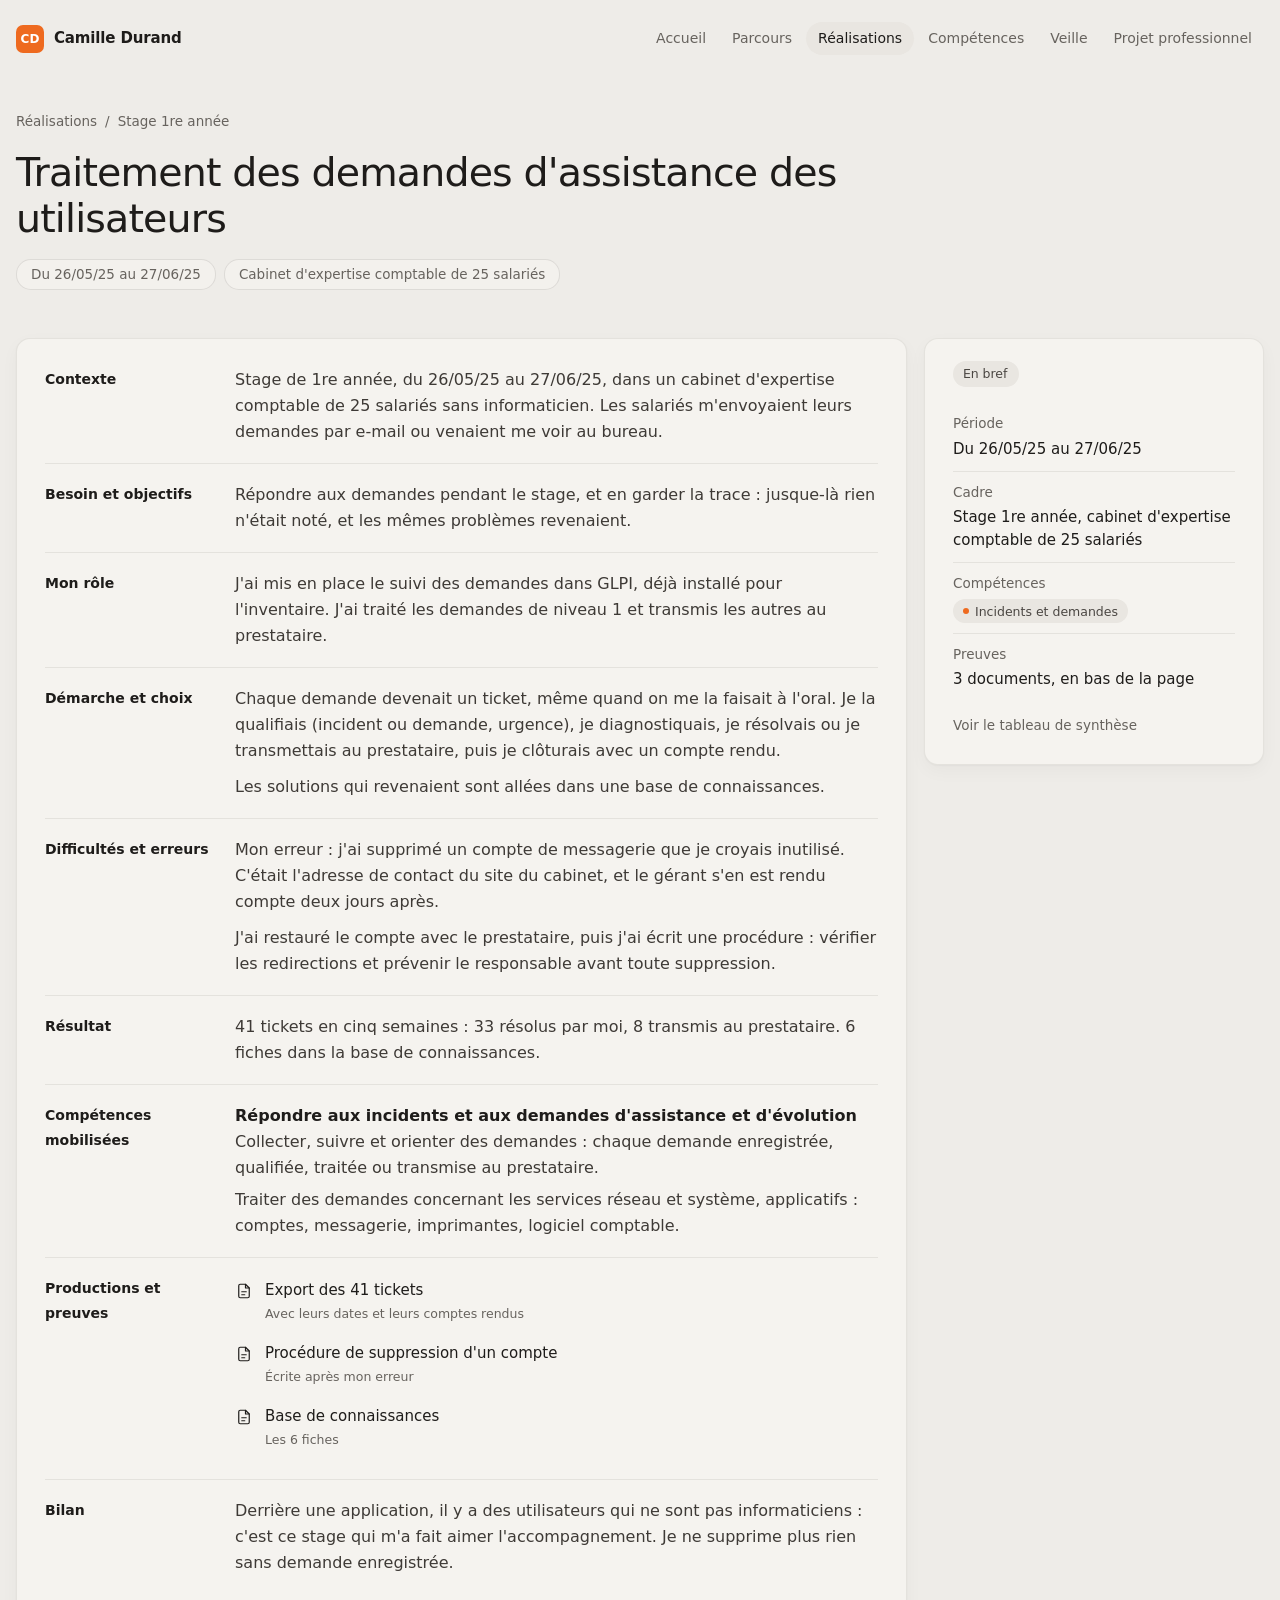
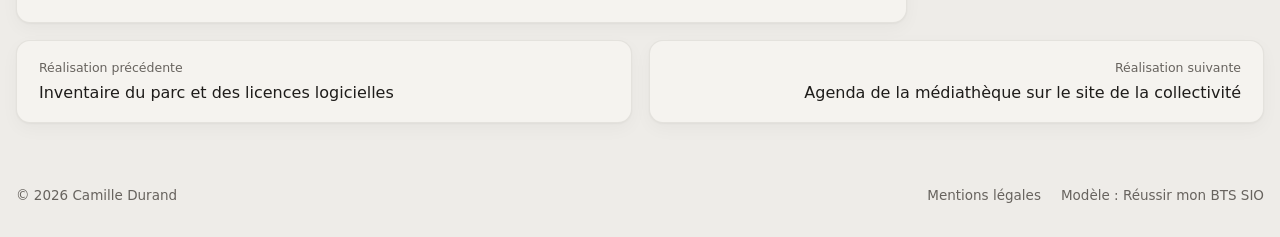
<file: realisations/demandes-assistance.html>
<!doctype html>
<html lang="fr">
<head>
  <meta charset="utf-8">
  <meta name="viewport" content="width=device-width, initial-scale=1">
  <title>Traitement des demandes d'assistance des utilisateurs : Camille Durand, BTS SIO SLAM</title>
  <meta name="description" content="41 demandes enregistrées, qualifiées et clôturées dans GLPI, et une procédure écrite après une erreur.">
  <link rel="stylesheet" href="../assets/style.css">
</head>
<body>
  <header class="wrap top">
    <a class="brand" href="../index.html"><span class="brand-mark" aria-hidden="true">CD</span>Camille Durand</a>
    <nav aria-label="Pages du portfolio">
      <ul class="nav">
        <li><a href="../index.html">Accueil</a></li>
        <li><a href="../parcours.html">Parcours</a></li>
        <li><a href="../realisations.html" aria-current="page">Réalisations</a></li>
        <li><a href="../competences.html">Compétences</a></li>
        <li><a href="../veille.html">Veille</a></li>
        <li><a href="../projet.html">Projet professionnel</a></li>
      </ul>
    </nav>
  </header>

  <main class="wrap">
    <section class="page-head">
      <nav class="crumbs" aria-label="Fil d'Ariane"><a href="../realisations.html">Réalisations</a><span aria-hidden="true">/</span><span>Stage 1re année</span></nav>
      <h1 class="title">Traitement des demandes d'assistance des utilisateurs</h1>
    </section>
    <div class="meta"><span>Du 26/05/25 au 27/06/25</span><span>Cabinet d'expertise comptable de 25 salariés</span></div>

    <div class="stack split">
      <article class="card pad">
        <dl class="rubriques">
          <div><dt>Contexte</dt><dd><p>Stage de 1re année, du 26/05/25 au 27/06/25, dans un cabinet d'expertise comptable de 25 salariés sans informaticien. Les salariés m'envoyaient leurs demandes par e-mail ou venaient me voir au bureau.</p></dd></div>
          <div><dt>Besoin et objectifs</dt><dd><p>Répondre aux demandes pendant le stage, et en garder la trace : jusque-là rien n'était noté, et les mêmes problèmes revenaient.</p></dd></div>
          <div><dt>Mon rôle</dt><dd><p>J'ai mis en place le suivi des demandes dans GLPI, déjà installé pour l'inventaire. J'ai traité les demandes de niveau 1 et transmis les autres au prestataire.</p></dd></div>
          <div><dt>Démarche et choix</dt><dd><p>Chaque demande devenait un ticket, même quand on me la faisait à l'oral. Je la qualifiais (incident ou demande, urgence), je diagnostiquais, je résolvais ou je transmettais au prestataire, puis je clôturais avec un compte rendu.</p><p>Les solutions qui revenaient sont allées dans une base de connaissances.</p></dd></div>
          <div><dt>Difficultés et erreurs</dt><dd><p>Mon erreur : j'ai supprimé un compte de messagerie que je croyais inutilisé. C'était l'adresse de contact du site du cabinet, et le gérant s'en est rendu compte deux jours après.</p><p>J'ai restauré le compte avec le prestataire, puis j'ai écrit une procédure : vérifier les redirections et prévenir le responsable avant toute suppression.</p></dd></div>
          <div><dt>Résultat</dt><dd><p>41 tickets en cinq semaines : 33 résolus par moi, 8 transmis au prestataire. 6 fiches dans la base de connaissances.</p></dd></div>
          <div><dt>Compétences mobilisées</dt><dd><ul class="skill-list"><li><strong>Répondre aux incidents et aux demandes d'assistance et d'évolution</strong><span>Collecter, suivre et orienter des demandes : chaque demande enregistrée, qualifiée, traitée ou transmise au prestataire.</span><span>Traiter des demandes concernant les services réseau et système, applicatifs : comptes, messagerie, imprimantes, logiciel comptable.</span></li></ul></dd></div>
          <div><dt>Productions et preuves</dt><dd><ul class="files"><li><a href="../documents/export-tickets-glpi.pdf"><svg viewBox="0 0 24 24" aria-hidden="true"><path d="M14 3H7a2 2 0 0 0-2 2v14a2 2 0 0 0 2 2h10a2 2 0 0 0 2-2V8z"/><path d="M14 3v5h5M9 13h6M9 17h4"/></svg><span><span class="file-name">Export des 41 tickets</span><span class="file-detail">Avec leurs dates et leurs comptes rendus</span></span></a></li><li><a href="../documents/procedure-suppression-compte.pdf"><svg viewBox="0 0 24 24" aria-hidden="true"><path d="M14 3H7a2 2 0 0 0-2 2v14a2 2 0 0 0 2 2h10a2 2 0 0 0 2-2V8z"/><path d="M14 3v5h5M9 13h6M9 17h4"/></svg><span><span class="file-name">Procédure de suppression d'un compte</span><span class="file-detail">Écrite après mon erreur</span></span></a></li><li><a href="../documents/base-de-connaissances.pdf"><svg viewBox="0 0 24 24" aria-hidden="true"><path d="M14 3H7a2 2 0 0 0-2 2v14a2 2 0 0 0 2 2h10a2 2 0 0 0 2-2V8z"/><path d="M14 3v5h5M9 13h6M9 17h4"/></svg><span><span class="file-name">Base de connaissances</span><span class="file-detail">Les 6 fiches</span></span></a></li></ul></dd></div>
          <div><dt>Bilan</dt><dd><p>Derrière une application, il y a des utilisateurs qui ne sont pas informaticiens : c'est ce stage qui m'a fait aimer l'accompagnement. Je ne supprime plus rien sans demande enregistrée.</p></dd></div>
        </dl>
      </article>

      <aside class="card pad aside" aria-label="En bref">
        <span class="chip">En bref</span>
        <dl class="facts">
          <div><dt>Période</dt><dd>Du 26/05/25 au 27/06/25</dd></div>
          <div><dt>Cadre</dt><dd>Stage 1re année, cabinet d'expertise comptable de 25 salariés</dd></div>
          <div><dt>Compétences</dt><dd><ul class="tags"><li class="tag">Incidents et demandes</li></ul></dd></div>
          <div><dt>Preuves</dt><dd>3 documents, en bas de la page</dd></div>
        </dl>
        <a class="card-link" href="../competences.html">Voir le tableau de synthèse</a>
      </aside>
    </div>

    <nav class="pager" aria-label="Autres réalisations">
      <a class="prev" href="inventaire-parc.html"><small>Réalisation précédente</small><span>Inventaire du parc et des licences logicielles</span></a>
      <a class="next" href="agenda-mediatheque.html"><small>Réalisation suivante</small><span>Agenda de la médiathèque sur le site de la collectivité</span></a>
    </nav>
  </main>

  <footer class="wrap foot">
    <span>© 2026 Camille Durand</span>
    <nav aria-label="Informations">
      <a href="../mentions-legales.html">Mentions légales</a>
      <a href="https://reussirmonbtssio.com/cours/projet-e5/portfolio">Modèle : Réussir mon BTS SIO</a>
    </nav>
  </footer>

  <script src="../assets/main.js"></script>
</body>
</html>
</file>
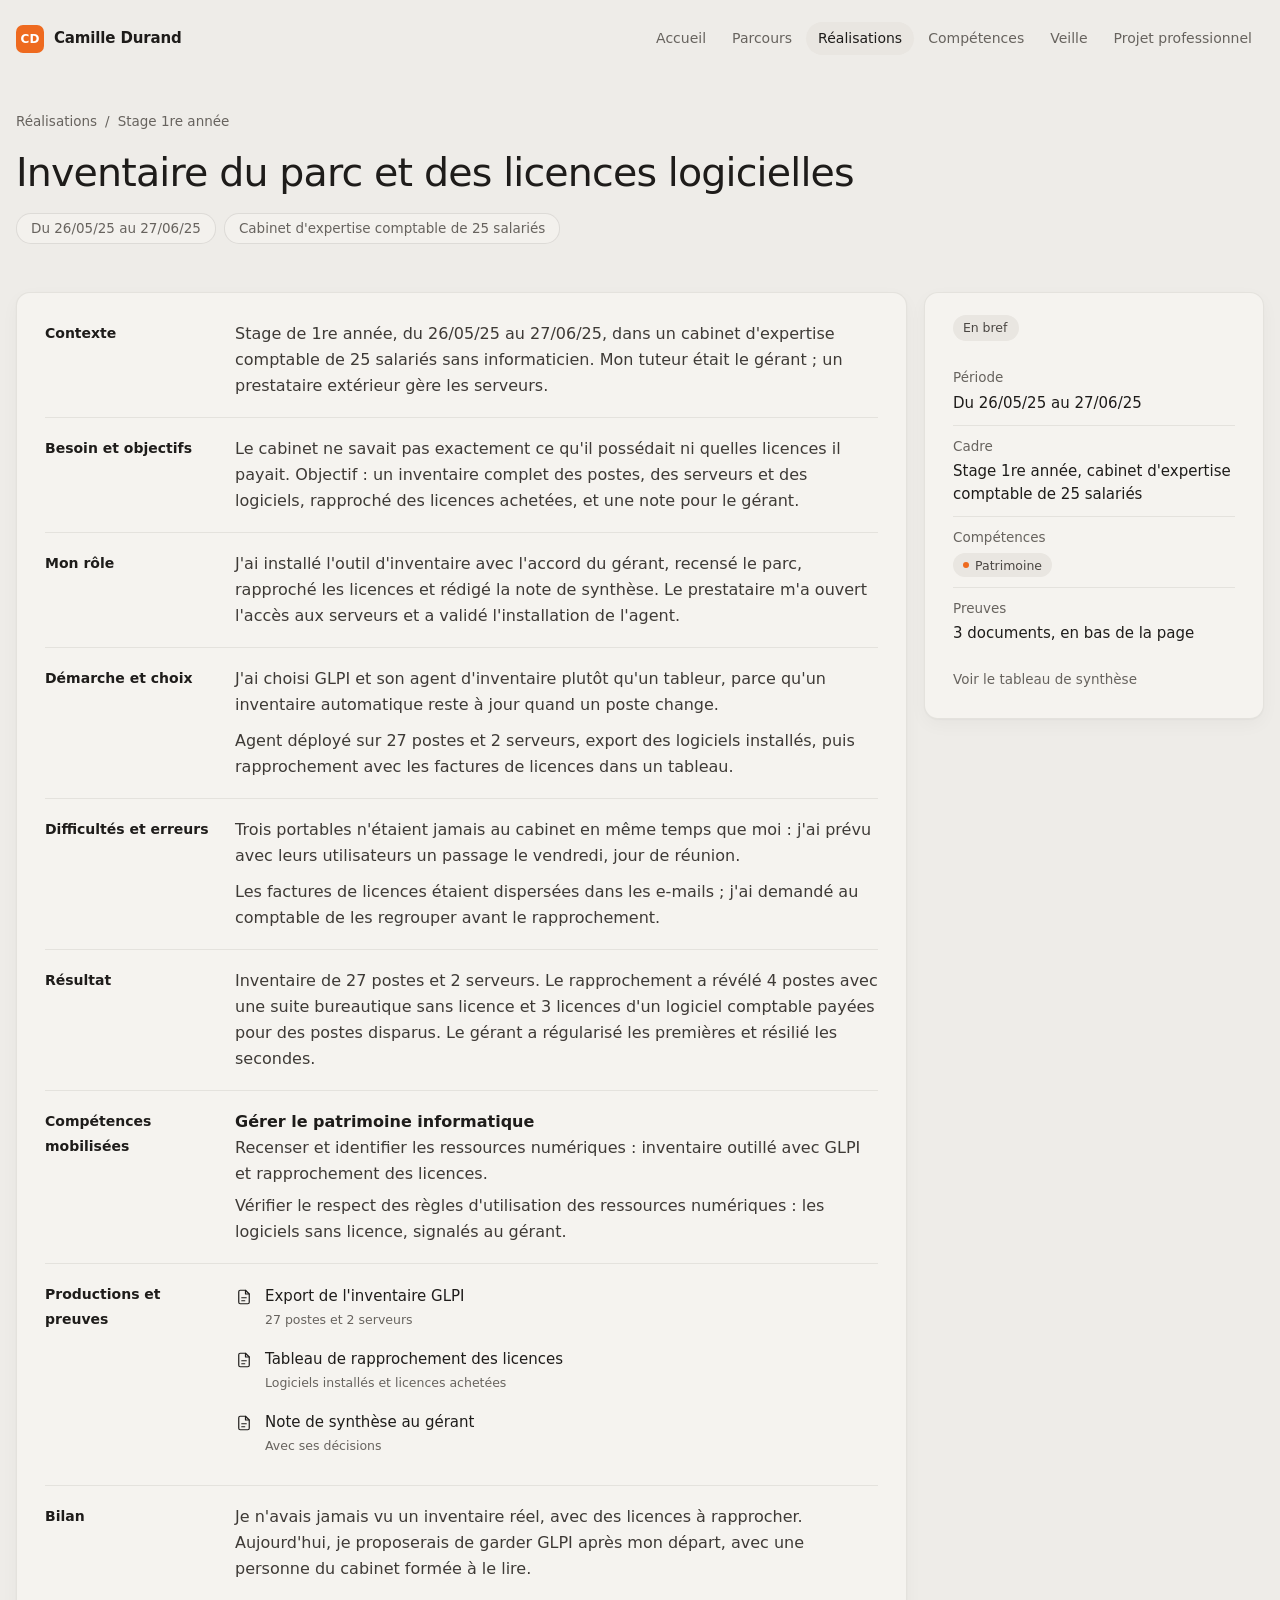
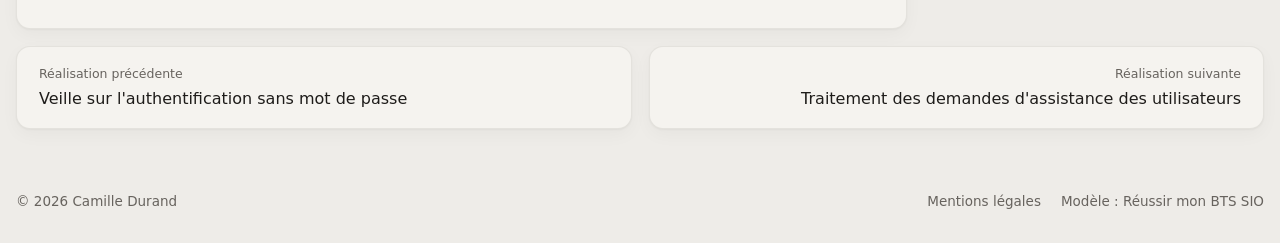
<file: realisations/inventaire-parc.html>
<!doctype html>
<html lang="fr">
<head>
  <meta charset="utf-8">
  <meta name="viewport" content="width=device-width, initial-scale=1">
  <title>Inventaire du parc et des licences logicielles : Camille Durand, BTS SIO SLAM</title>
  <meta name="description" content="Un inventaire outillé de 27 postes et 2 serveurs, rapproché des licences : 4 postes sans licence, 3 licences payées pour rien.">
  <link rel="stylesheet" href="../assets/style.css">
</head>
<body>
  <header class="wrap top">
    <a class="brand" href="../index.html"><span class="brand-mark" aria-hidden="true">CD</span>Camille Durand</a>
    <nav aria-label="Pages du portfolio">
      <ul class="nav">
        <li><a href="../index.html">Accueil</a></li>
        <li><a href="../parcours.html">Parcours</a></li>
        <li><a href="../realisations.html" aria-current="page">Réalisations</a></li>
        <li><a href="../competences.html">Compétences</a></li>
        <li><a href="../veille.html">Veille</a></li>
        <li><a href="../projet.html">Projet professionnel</a></li>
      </ul>
    </nav>
  </header>

  <main class="wrap">
    <section class="page-head">
      <nav class="crumbs" aria-label="Fil d'Ariane"><a href="../realisations.html">Réalisations</a><span aria-hidden="true">/</span><span>Stage 1re année</span></nav>
      <h1 class="title">Inventaire du parc et des licences logicielles</h1>
    </section>
    <div class="meta"><span>Du 26/05/25 au 27/06/25</span><span>Cabinet d'expertise comptable de 25 salariés</span></div>

    <div class="stack split">
      <article class="card pad">
        <dl class="rubriques">
          <div><dt>Contexte</dt><dd><p>Stage de 1re année, du 26/05/25 au 27/06/25, dans un cabinet d'expertise comptable de 25 salariés sans informaticien. Mon tuteur était le gérant ; un prestataire extérieur gère les serveurs.</p></dd></div>
          <div><dt>Besoin et objectifs</dt><dd><p>Le cabinet ne savait pas exactement ce qu'il possédait ni quelles licences il payait. Objectif : un inventaire complet des postes, des serveurs et des logiciels, rapproché des licences achetées, et une note pour le gérant.</p></dd></div>
          <div><dt>Mon rôle</dt><dd><p>J'ai installé l'outil d'inventaire avec l'accord du gérant, recensé le parc, rapproché les licences et rédigé la note de synthèse. Le prestataire m'a ouvert l'accès aux serveurs et a validé l'installation de l'agent.</p></dd></div>
          <div><dt>Démarche et choix</dt><dd><p>J'ai choisi GLPI et son agent d'inventaire plutôt qu'un tableur, parce qu'un inventaire automatique reste à jour quand un poste change.</p><p>Agent déployé sur 27 postes et 2 serveurs, export des logiciels installés, puis rapprochement avec les factures de licences dans un tableau.</p></dd></div>
          <div><dt>Difficultés et erreurs</dt><dd><p>Trois portables n'étaient jamais au cabinet en même temps que moi : j'ai prévu avec leurs utilisateurs un passage le vendredi, jour de réunion.</p><p>Les factures de licences étaient dispersées dans les e-mails ; j'ai demandé au comptable de les regrouper avant le rapprochement.</p></dd></div>
          <div><dt>Résultat</dt><dd><p>Inventaire de 27 postes et 2 serveurs. Le rapprochement a révélé 4 postes avec une suite bureautique sans licence et 3 licences d'un logiciel comptable payées pour des postes disparus. Le gérant a régularisé les premières et résilié les secondes.</p></dd></div>
          <div><dt>Compétences mobilisées</dt><dd><ul class="skill-list"><li><strong>Gérer le patrimoine informatique</strong><span>Recenser et identifier les ressources numériques : inventaire outillé avec GLPI et rapprochement des licences.</span><span>Vérifier le respect des règles d'utilisation des ressources numériques : les logiciels sans licence, signalés au gérant.</span></li></ul></dd></div>
          <div><dt>Productions et preuves</dt><dd><ul class="files"><li><a href="../documents/export-inventaire-glpi.pdf"><svg viewBox="0 0 24 24" aria-hidden="true"><path d="M14 3H7a2 2 0 0 0-2 2v14a2 2 0 0 0 2 2h10a2 2 0 0 0 2-2V8z"/><path d="M14 3v5h5M9 13h6M9 17h4"/></svg><span><span class="file-name">Export de l'inventaire GLPI</span><span class="file-detail">27 postes et 2 serveurs</span></span></a></li><li><a href="../documents/rapprochement-licences.pdf"><svg viewBox="0 0 24 24" aria-hidden="true"><path d="M14 3H7a2 2 0 0 0-2 2v14a2 2 0 0 0 2 2h10a2 2 0 0 0 2-2V8z"/><path d="M14 3v5h5M9 13h6M9 17h4"/></svg><span><span class="file-name">Tableau de rapprochement des licences</span><span class="file-detail">Logiciels installés et licences achetées</span></span></a></li><li><a href="../documents/note-synthese-gerant.pdf"><svg viewBox="0 0 24 24" aria-hidden="true"><path d="M14 3H7a2 2 0 0 0-2 2v14a2 2 0 0 0 2 2h10a2 2 0 0 0 2-2V8z"/><path d="M14 3v5h5M9 13h6M9 17h4"/></svg><span><span class="file-name">Note de synthèse au gérant</span><span class="file-detail">Avec ses décisions</span></span></a></li></ul></dd></div>
          <div><dt>Bilan</dt><dd><p>Je n'avais jamais vu un inventaire réel, avec des licences à rapprocher. Aujourd'hui, je proposerais de garder GLPI après mon départ, avec une personne du cabinet formée à le lire.</p></dd></div>
        </dl>
      </article>

      <aside class="card pad aside" aria-label="En bref">
        <span class="chip">En bref</span>
        <dl class="facts">
          <div><dt>Période</dt><dd>Du 26/05/25 au 27/06/25</dd></div>
          <div><dt>Cadre</dt><dd>Stage 1re année, cabinet d'expertise comptable de 25 salariés</dd></div>
          <div><dt>Compétences</dt><dd><ul class="tags"><li class="tag">Patrimoine</li></ul></dd></div>
          <div><dt>Preuves</dt><dd>3 documents, en bas de la page</dd></div>
        </dl>
        <a class="card-link" href="../competences.html">Voir le tableau de synthèse</a>
      </aside>
    </div>

    <nav class="pager" aria-label="Autres réalisations">
      <a class="prev" href="veille-authentification.html"><small>Réalisation précédente</small><span>Veille sur l'authentification sans mot de passe</span></a>
      <a class="next" href="demandes-assistance.html"><small>Réalisation suivante</small><span>Traitement des demandes d'assistance des utilisateurs</span></a>
    </nav>
  </main>

  <footer class="wrap foot">
    <span>© 2026 Camille Durand</span>
    <nav aria-label="Informations">
      <a href="../mentions-legales.html">Mentions légales</a>
      <a href="https://reussirmonbtssio.com/cours/projet-e5/portfolio">Modèle : Réussir mon BTS SIO</a>
    </nav>
  </footer>

  <script src="../assets/main.js"></script>
</body>
</html>
</file>
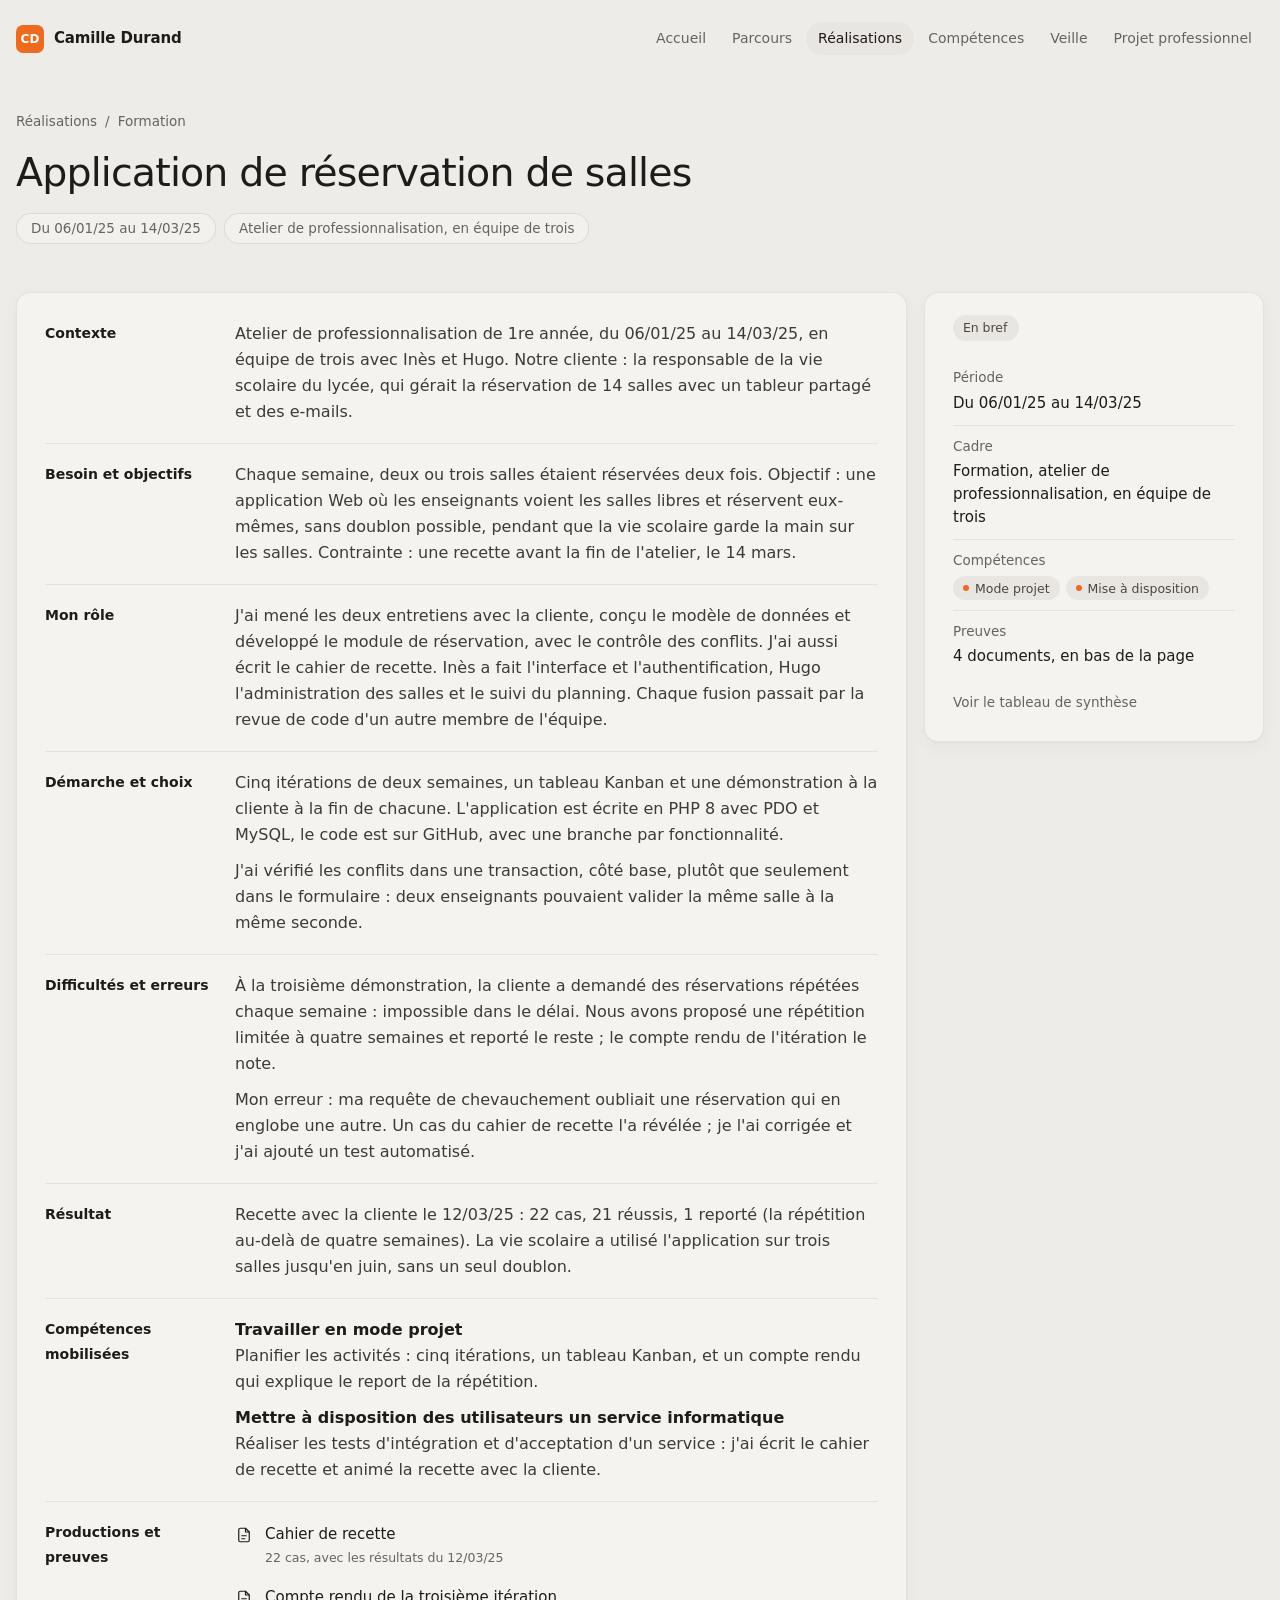
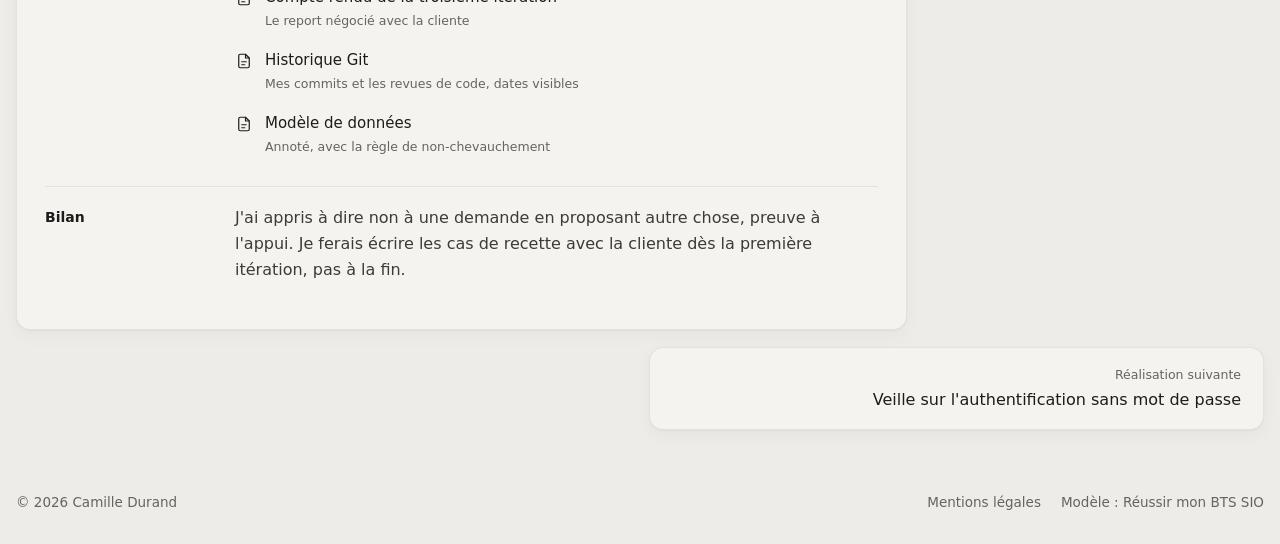
<file: realisations/reservation-salles.html>
<!doctype html>
<html lang="fr">
<head>
  <meta charset="utf-8">
  <meta name="viewport" content="width=device-width, initial-scale=1">
  <title>Application de réservation de salles : Camille Durand, BTS SIO SLAM</title>
  <meta name="description" content="Une application Web pour réserver les 14 salles du lycée sans doublon, livrée en cinq itérations à une cliente.">
  <link rel="stylesheet" href="../assets/style.css">
</head>
<body>
  <header class="wrap top">
    <a class="brand" href="../index.html"><span class="brand-mark" aria-hidden="true">CD</span>Camille Durand</a>
    <nav aria-label="Pages du portfolio">
      <ul class="nav">
        <li><a href="../index.html">Accueil</a></li>
        <li><a href="../parcours.html">Parcours</a></li>
        <li><a href="../realisations.html" aria-current="page">Réalisations</a></li>
        <li><a href="../competences.html">Compétences</a></li>
        <li><a href="../veille.html">Veille</a></li>
        <li><a href="../projet.html">Projet professionnel</a></li>
      </ul>
    </nav>
  </header>

  <main class="wrap">
    <section class="page-head">
      <nav class="crumbs" aria-label="Fil d'Ariane"><a href="../realisations.html">Réalisations</a><span aria-hidden="true">/</span><span>Formation</span></nav>
      <h1 class="title">Application de réservation de salles</h1>
    </section>
    <div class="meta"><span>Du 06/01/25 au 14/03/25</span><span>Atelier de professionnalisation, en équipe de trois</span></div>

    <div class="stack split">
      <article class="card pad">
        <dl class="rubriques">
          <div><dt>Contexte</dt><dd><p>Atelier de professionnalisation de 1re année, du 06/01/25 au 14/03/25, en équipe de trois avec Inès et Hugo. Notre cliente : la responsable de la vie scolaire du lycée, qui gérait la réservation de 14 salles avec un tableur partagé et des e-mails.</p></dd></div>
          <div><dt>Besoin et objectifs</dt><dd><p>Chaque semaine, deux ou trois salles étaient réservées deux fois. Objectif : une application Web où les enseignants voient les salles libres et réservent eux-mêmes, sans doublon possible, pendant que la vie scolaire garde la main sur les salles. Contrainte : une recette avant la fin de l'atelier, le 14 mars.</p></dd></div>
          <div><dt>Mon rôle</dt><dd><p>J'ai mené les deux entretiens avec la cliente, conçu le modèle de données et développé le module de réservation, avec le contrôle des conflits. J'ai aussi écrit le cahier de recette. Inès a fait l'interface et l'authentification, Hugo l'administration des salles et le suivi du planning. Chaque fusion passait par la revue de code d'un autre membre de l'équipe.</p></dd></div>
          <div><dt>Démarche et choix</dt><dd><p>Cinq itérations de deux semaines, un tableau Kanban et une démonstration à la cliente à la fin de chacune. L'application est écrite en PHP 8 avec PDO et MySQL, le code est sur GitHub, avec une branche par fonctionnalité.</p><p>J'ai vérifié les conflits dans une transaction, côté base, plutôt que seulement dans le formulaire : deux enseignants pouvaient valider la même salle à la même seconde.</p></dd></div>
          <div><dt>Difficultés et erreurs</dt><dd><p>À la troisième démonstration, la cliente a demandé des réservations répétées chaque semaine : impossible dans le délai. Nous avons proposé une répétition limitée à quatre semaines et reporté le reste ; le compte rendu de l'itération le note.</p><p>Mon erreur : ma requête de chevauchement oubliait une réservation qui en englobe une autre. Un cas du cahier de recette l'a révélée ; je l'ai corrigée et j'ai ajouté un test automatisé.</p></dd></div>
          <div><dt>Résultat</dt><dd><p>Recette avec la cliente le 12/03/25 : 22 cas, 21 réussis, 1 reporté (la répétition au-delà de quatre semaines). La vie scolaire a utilisé l'application sur trois salles jusqu'en juin, sans un seul doublon.</p></dd></div>
          <div><dt>Compétences mobilisées</dt><dd><ul class="skill-list"><li><strong>Travailler en mode projet</strong><span>Planifier les activités : cinq itérations, un tableau Kanban, et un compte rendu qui explique le report de la répétition.</span></li><li><strong>Mettre à disposition des utilisateurs un service informatique</strong><span>Réaliser les tests d'intégration et d'acceptation d'un service : j'ai écrit le cahier de recette et animé la recette avec la cliente.</span></li></ul></dd></div>
          <div><dt>Productions et preuves</dt><dd><ul class="files"><li><a href="../documents/cahier-recette-reservation.pdf"><svg viewBox="0 0 24 24" aria-hidden="true"><path d="M14 3H7a2 2 0 0 0-2 2v14a2 2 0 0 0 2 2h10a2 2 0 0 0 2-2V8z"/><path d="M14 3v5h5M9 13h6M9 17h4"/></svg><span><span class="file-name">Cahier de recette</span><span class="file-detail">22 cas, avec les résultats du 12/03/25</span></span></a></li><li><a href="../documents/compte-rendu-iteration-3.pdf"><svg viewBox="0 0 24 24" aria-hidden="true"><path d="M14 3H7a2 2 0 0 0-2 2v14a2 2 0 0 0 2 2h10a2 2 0 0 0 2-2V8z"/><path d="M14 3v5h5M9 13h6M9 17h4"/></svg><span><span class="file-name">Compte rendu de la troisième itération</span><span class="file-detail">Le report négocié avec la cliente</span></span></a></li><li><a href="../documents/historique-git-reservation.pdf"><svg viewBox="0 0 24 24" aria-hidden="true"><path d="M14 3H7a2 2 0 0 0-2 2v14a2 2 0 0 0 2 2h10a2 2 0 0 0 2-2V8z"/><path d="M14 3v5h5M9 13h6M9 17h4"/></svg><span><span class="file-name">Historique Git</span><span class="file-detail">Mes commits et les revues de code, dates visibles</span></span></a></li><li><a href="../documents/modele-donnees-reservation.pdf"><svg viewBox="0 0 24 24" aria-hidden="true"><path d="M14 3H7a2 2 0 0 0-2 2v14a2 2 0 0 0 2 2h10a2 2 0 0 0 2-2V8z"/><path d="M14 3v5h5M9 13h6M9 17h4"/></svg><span><span class="file-name">Modèle de données</span><span class="file-detail">Annoté, avec la règle de non-chevauchement</span></span></a></li></ul></dd></div>
          <div><dt>Bilan</dt><dd><p>J'ai appris à dire non à une demande en proposant autre chose, preuve à l'appui. Je ferais écrire les cas de recette avec la cliente dès la première itération, pas à la fin.</p></dd></div>
        </dl>
      </article>

      <aside class="card pad aside" aria-label="En bref">
        <span class="chip">En bref</span>
        <dl class="facts">
          <div><dt>Période</dt><dd>Du 06/01/25 au 14/03/25</dd></div>
          <div><dt>Cadre</dt><dd>Formation, atelier de professionnalisation, en équipe de trois</dd></div>
          <div><dt>Compétences</dt><dd><ul class="tags"><li class="tag">Mode projet</li><li class="tag">Mise à disposition</li></ul></dd></div>
          <div><dt>Preuves</dt><dd>4 documents, en bas de la page</dd></div>
        </dl>
        <a class="card-link" href="../competences.html">Voir le tableau de synthèse</a>
      </aside>
    </div>

    <nav class="pager" aria-label="Autres réalisations">
      <a class="next" href="veille-authentification.html"><small>Réalisation suivante</small><span>Veille sur l'authentification sans mot de passe</span></a>
    </nav>
  </main>

  <footer class="wrap foot">
    <span>© 2026 Camille Durand</span>
    <nav aria-label="Informations">
      <a href="../mentions-legales.html">Mentions légales</a>
      <a href="https://reussirmonbtssio.com/cours/projet-e5/portfolio">Modèle : Réussir mon BTS SIO</a>
    </nav>
  </footer>

  <script src="../assets/main.js"></script>
</body>
</html>
</file>
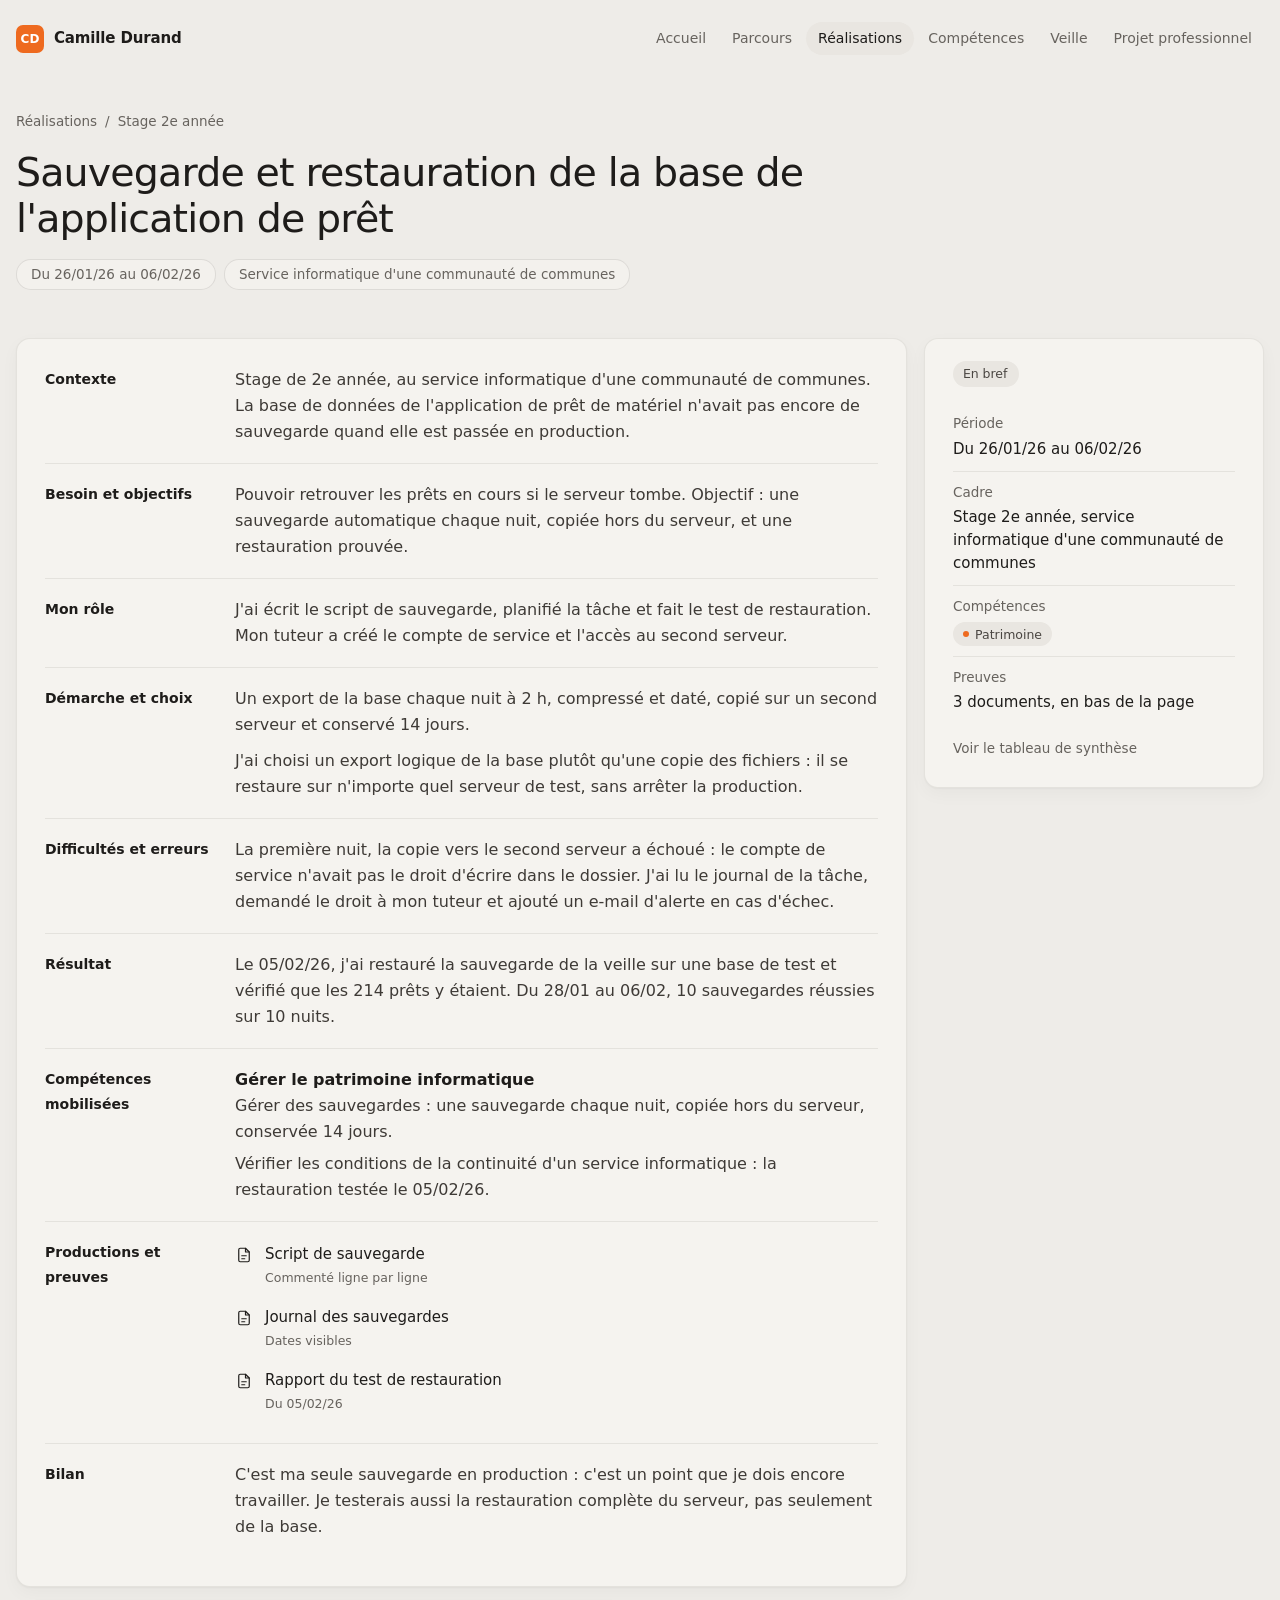
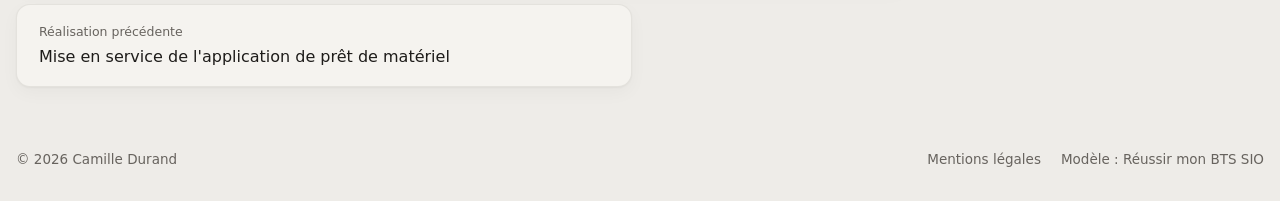
<file: realisations/sauvegarde-base.html>
<!doctype html>
<html lang="fr">
<head>
  <meta charset="utf-8">
  <meta name="viewport" content="width=device-width, initial-scale=1">
  <title>Sauvegarde et restauration de la base de l'application de prêt : Camille Durand, BTS SIO SLAM</title>
  <meta name="description" content="Une sauvegarde chaque nuit, copiée hors du serveur, et une restauration testée : les 214 prêts retrouvés.">
  <link rel="stylesheet" href="../assets/style.css">
</head>
<body>
  <header class="wrap top">
    <a class="brand" href="../index.html"><span class="brand-mark" aria-hidden="true">CD</span>Camille Durand</a>
    <nav aria-label="Pages du portfolio">
      <ul class="nav">
        <li><a href="../index.html">Accueil</a></li>
        <li><a href="../parcours.html">Parcours</a></li>
        <li><a href="../realisations.html" aria-current="page">Réalisations</a></li>
        <li><a href="../competences.html">Compétences</a></li>
        <li><a href="../veille.html">Veille</a></li>
        <li><a href="../projet.html">Projet professionnel</a></li>
      </ul>
    </nav>
  </header>

  <main class="wrap">
    <section class="page-head">
      <nav class="crumbs" aria-label="Fil d'Ariane"><a href="../realisations.html">Réalisations</a><span aria-hidden="true">/</span><span>Stage 2e année</span></nav>
      <h1 class="title">Sauvegarde et restauration de la base de l'application de prêt</h1>
    </section>
    <div class="meta"><span>Du 26/01/26 au 06/02/26</span><span>Service informatique d'une communauté de communes</span></div>

    <div class="stack split">
      <article class="card pad">
        <dl class="rubriques">
          <div><dt>Contexte</dt><dd><p>Stage de 2e année, au service informatique d'une communauté de communes. La base de données de l'application de prêt de matériel n'avait pas encore de sauvegarde quand elle est passée en production.</p></dd></div>
          <div><dt>Besoin et objectifs</dt><dd><p>Pouvoir retrouver les prêts en cours si le serveur tombe. Objectif : une sauvegarde automatique chaque nuit, copiée hors du serveur, et une restauration prouvée.</p></dd></div>
          <div><dt>Mon rôle</dt><dd><p>J'ai écrit le script de sauvegarde, planifié la tâche et fait le test de restauration. Mon tuteur a créé le compte de service et l'accès au second serveur.</p></dd></div>
          <div><dt>Démarche et choix</dt><dd><p>Un export de la base chaque nuit à 2 h, compressé et daté, copié sur un second serveur et conservé 14 jours.</p><p>J'ai choisi un export logique de la base plutôt qu'une copie des fichiers : il se restaure sur n'importe quel serveur de test, sans arrêter la production.</p></dd></div>
          <div><dt>Difficultés et erreurs</dt><dd><p>La première nuit, la copie vers le second serveur a échoué : le compte de service n'avait pas le droit d'écrire dans le dossier. J'ai lu le journal de la tâche, demandé le droit à mon tuteur et ajouté un e-mail d'alerte en cas d'échec.</p></dd></div>
          <div><dt>Résultat</dt><dd><p>Le 05/02/26, j'ai restauré la sauvegarde de la veille sur une base de test et vérifié que les 214 prêts y étaient. Du 28/01 au 06/02, 10 sauvegardes réussies sur 10 nuits.</p></dd></div>
          <div><dt>Compétences mobilisées</dt><dd><ul class="skill-list"><li><strong>Gérer le patrimoine informatique</strong><span>Gérer des sauvegardes : une sauvegarde chaque nuit, copiée hors du serveur, conservée 14 jours.</span><span>Vérifier les conditions de la continuité d'un service informatique : la restauration testée le 05/02/26.</span></li></ul></dd></div>
          <div><dt>Productions et preuves</dt><dd><ul class="files"><li><a href="../documents/script-sauvegarde.pdf"><svg viewBox="0 0 24 24" aria-hidden="true"><path d="M14 3H7a2 2 0 0 0-2 2v14a2 2 0 0 0 2 2h10a2 2 0 0 0 2-2V8z"/><path d="M14 3v5h5M9 13h6M9 17h4"/></svg><span><span class="file-name">Script de sauvegarde</span><span class="file-detail">Commenté ligne par ligne</span></span></a></li><li><a href="../documents/journal-sauvegardes.pdf"><svg viewBox="0 0 24 24" aria-hidden="true"><path d="M14 3H7a2 2 0 0 0-2 2v14a2 2 0 0 0 2 2h10a2 2 0 0 0 2-2V8z"/><path d="M14 3v5h5M9 13h6M9 17h4"/></svg><span><span class="file-name">Journal des sauvegardes</span><span class="file-detail">Dates visibles</span></span></a></li><li><a href="../documents/rapport-restauration.pdf"><svg viewBox="0 0 24 24" aria-hidden="true"><path d="M14 3H7a2 2 0 0 0-2 2v14a2 2 0 0 0 2 2h10a2 2 0 0 0 2-2V8z"/><path d="M14 3v5h5M9 13h6M9 17h4"/></svg><span><span class="file-name">Rapport du test de restauration</span><span class="file-detail">Du 05/02/26</span></span></a></li></ul></dd></div>
          <div><dt>Bilan</dt><dd><p>C'est ma seule sauvegarde en production : c'est un point que je dois encore travailler. Je testerais aussi la restauration complète du serveur, pas seulement de la base.</p></dd></div>
        </dl>
      </article>

      <aside class="card pad aside" aria-label="En bref">
        <span class="chip">En bref</span>
        <dl class="facts">
          <div><dt>Période</dt><dd>Du 26/01/26 au 06/02/26</dd></div>
          <div><dt>Cadre</dt><dd>Stage 2e année, service informatique d'une communauté de communes</dd></div>
          <div><dt>Compétences</dt><dd><ul class="tags"><li class="tag">Patrimoine</li></ul></dd></div>
          <div><dt>Preuves</dt><dd>3 documents, en bas de la page</dd></div>
        </dl>
        <a class="card-link" href="../competences.html">Voir le tableau de synthèse</a>
      </aside>
    </div>

    <nav class="pager" aria-label="Autres réalisations">
      <a class="prev" href="application-pret.html"><small>Réalisation précédente</small><span>Mise en service de l'application de prêt de matériel</span></a>
    </nav>
  </main>

  <footer class="wrap foot">
    <span>© 2026 Camille Durand</span>
    <nav aria-label="Informations">
      <a href="../mentions-legales.html">Mentions légales</a>
      <a href="https://reussirmonbtssio.com/cours/projet-e5/portfolio">Modèle : Réussir mon BTS SIO</a>
    </nav>
  </footer>

  <script src="../assets/main.js"></script>
</body>
</html>
</file>
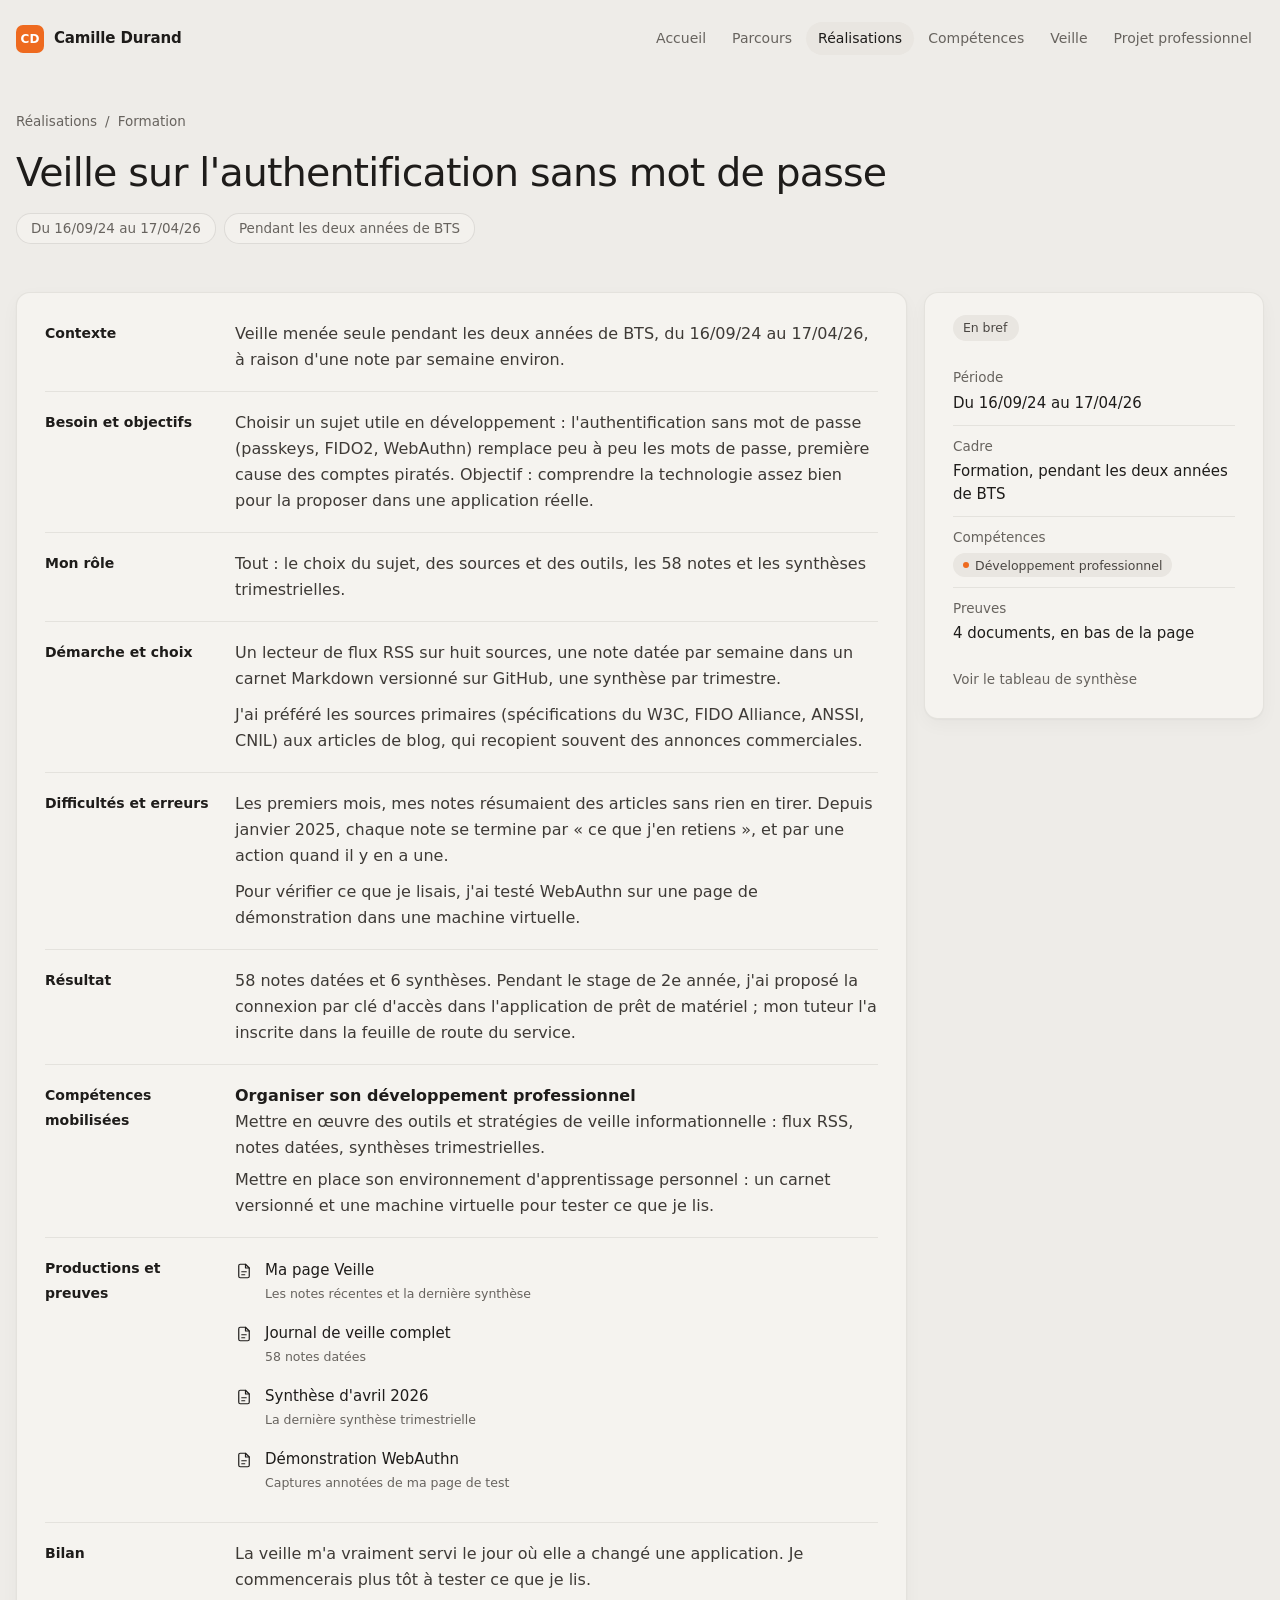
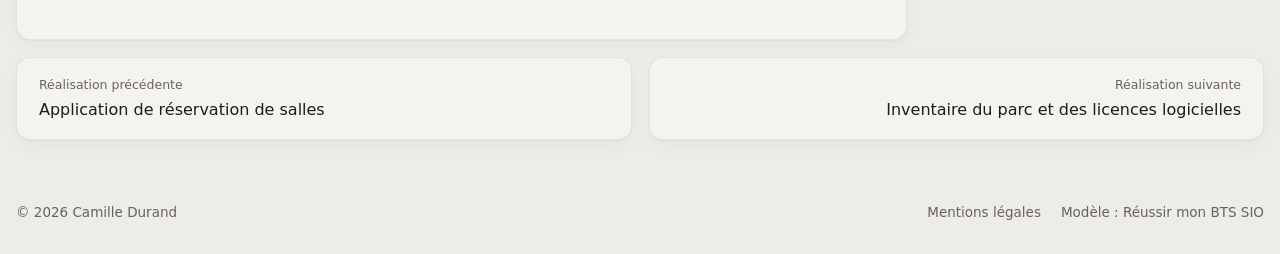
<file: realisations/veille-authentification.html>
<!doctype html>
<html lang="fr">
<head>
  <meta charset="utf-8">
  <meta name="viewport" content="width=device-width, initial-scale=1">
  <title>Veille sur l'authentification sans mot de passe : Camille Durand, BTS SIO SLAM</title>
  <meta name="description" content="Une note datée par semaine sur les passkeys, FIDO2 et WebAuthn, qui a fini par changer une application réelle.">
  <link rel="stylesheet" href="../assets/style.css">
</head>
<body>
  <header class="wrap top">
    <a class="brand" href="../index.html"><span class="brand-mark" aria-hidden="true">CD</span>Camille Durand</a>
    <nav aria-label="Pages du portfolio">
      <ul class="nav">
        <li><a href="../index.html">Accueil</a></li>
        <li><a href="../parcours.html">Parcours</a></li>
        <li><a href="../realisations.html" aria-current="page">Réalisations</a></li>
        <li><a href="../competences.html">Compétences</a></li>
        <li><a href="../veille.html">Veille</a></li>
        <li><a href="../projet.html">Projet professionnel</a></li>
      </ul>
    </nav>
  </header>

  <main class="wrap">
    <section class="page-head">
      <nav class="crumbs" aria-label="Fil d'Ariane"><a href="../realisations.html">Réalisations</a><span aria-hidden="true">/</span><span>Formation</span></nav>
      <h1 class="title">Veille sur l'authentification sans mot de passe</h1>
    </section>
    <div class="meta"><span>Du 16/09/24 au 17/04/26</span><span>Pendant les deux années de BTS</span></div>

    <div class="stack split">
      <article class="card pad">
        <dl class="rubriques">
          <div><dt>Contexte</dt><dd><p>Veille menée seule pendant les deux années de BTS, du 16/09/24 au 17/04/26, à raison d'une note par semaine environ.</p></dd></div>
          <div><dt>Besoin et objectifs</dt><dd><p>Choisir un sujet utile en développement : l'authentification sans mot de passe (passkeys, FIDO2, WebAuthn) remplace peu à peu les mots de passe, première cause des comptes piratés. Objectif : comprendre la technologie assez bien pour la proposer dans une application réelle.</p></dd></div>
          <div><dt>Mon rôle</dt><dd><p>Tout : le choix du sujet, des sources et des outils, les 58 notes et les synthèses trimestrielles.</p></dd></div>
          <div><dt>Démarche et choix</dt><dd><p>Un lecteur de flux RSS sur huit sources, une note datée par semaine dans un carnet Markdown versionné sur GitHub, une synthèse par trimestre.</p><p>J'ai préféré les sources primaires (spécifications du W3C, FIDO Alliance, ANSSI, CNIL) aux articles de blog, qui recopient souvent des annonces commerciales.</p></dd></div>
          <div><dt>Difficultés et erreurs</dt><dd><p>Les premiers mois, mes notes résumaient des articles sans rien en tirer. Depuis janvier 2025, chaque note se termine par « ce que j'en retiens », et par une action quand il y en a une.</p><p>Pour vérifier ce que je lisais, j'ai testé WebAuthn sur une page de démonstration dans une machine virtuelle.</p></dd></div>
          <div><dt>Résultat</dt><dd><p>58 notes datées et 6 synthèses. Pendant le stage de 2e année, j'ai proposé la connexion par clé d'accès dans l'application de prêt de matériel ; mon tuteur l'a inscrite dans la feuille de route du service.</p></dd></div>
          <div><dt>Compétences mobilisées</dt><dd><ul class="skill-list"><li><strong>Organiser son développement professionnel</strong><span>Mettre en œuvre des outils et stratégies de veille informationnelle : flux RSS, notes datées, synthèses trimestrielles.</span><span>Mettre en place son environnement d'apprentissage personnel : un carnet versionné et une machine virtuelle pour tester ce que je lis.</span></li></ul></dd></div>
          <div><dt>Productions et preuves</dt><dd><ul class="files"><li><a href="../veille.html"><svg viewBox="0 0 24 24" aria-hidden="true"><path d="M14 3H7a2 2 0 0 0-2 2v14a2 2 0 0 0 2 2h10a2 2 0 0 0 2-2V8z"/><path d="M14 3v5h5M9 13h6M9 17h4"/></svg><span><span class="file-name">Ma page Veille</span><span class="file-detail">Les notes récentes et la dernière synthèse</span></span></a></li><li><a href="../documents/journal-de-veille.pdf"><svg viewBox="0 0 24 24" aria-hidden="true"><path d="M14 3H7a2 2 0 0 0-2 2v14a2 2 0 0 0 2 2h10a2 2 0 0 0 2-2V8z"/><path d="M14 3v5h5M9 13h6M9 17h4"/></svg><span><span class="file-name">Journal de veille complet</span><span class="file-detail">58 notes datées</span></span></a></li><li><a href="../documents/synthese-avril-2026.pdf"><svg viewBox="0 0 24 24" aria-hidden="true"><path d="M14 3H7a2 2 0 0 0-2 2v14a2 2 0 0 0 2 2h10a2 2 0 0 0 2-2V8z"/><path d="M14 3v5h5M9 13h6M9 17h4"/></svg><span><span class="file-name">Synthèse d'avril 2026</span><span class="file-detail">La dernière synthèse trimestrielle</span></span></a></li><li><a href="../documents/demo-webauthn.pdf"><svg viewBox="0 0 24 24" aria-hidden="true"><path d="M14 3H7a2 2 0 0 0-2 2v14a2 2 0 0 0 2 2h10a2 2 0 0 0 2-2V8z"/><path d="M14 3v5h5M9 13h6M9 17h4"/></svg><span><span class="file-name">Démonstration WebAuthn</span><span class="file-detail">Captures annotées de ma page de test</span></span></a></li></ul></dd></div>
          <div><dt>Bilan</dt><dd><p>La veille m'a vraiment servi le jour où elle a changé une application. Je commencerais plus tôt à tester ce que je lis.</p></dd></div>
        </dl>
      </article>

      <aside class="card pad aside" aria-label="En bref">
        <span class="chip">En bref</span>
        <dl class="facts">
          <div><dt>Période</dt><dd>Du 16/09/24 au 17/04/26</dd></div>
          <div><dt>Cadre</dt><dd>Formation, pendant les deux années de BTS</dd></div>
          <div><dt>Compétences</dt><dd><ul class="tags"><li class="tag">Développement professionnel</li></ul></dd></div>
          <div><dt>Preuves</dt><dd>4 documents, en bas de la page</dd></div>
        </dl>
        <a class="card-link" href="../competences.html">Voir le tableau de synthèse</a>
      </aside>
    </div>

    <nav class="pager" aria-label="Autres réalisations">
      <a class="prev" href="reservation-salles.html"><small>Réalisation précédente</small><span>Application de réservation de salles</span></a>
      <a class="next" href="inventaire-parc.html"><small>Réalisation suivante</small><span>Inventaire du parc et des licences logicielles</span></a>
    </nav>
  </main>

  <footer class="wrap foot">
    <span>© 2026 Camille Durand</span>
    <nav aria-label="Informations">
      <a href="../mentions-legales.html">Mentions légales</a>
      <a href="https://reussirmonbtssio.com/cours/projet-e5/portfolio">Modèle : Réussir mon BTS SIO</a>
    </nav>
  </footer>

  <script src="../assets/main.js"></script>
</body>
</html>
</file>
<file: assets/style.css>
/* Modèle de portfolio BTS SIO — reussirmonbtssio.com
   Change les couleurs ici : tout le site les reprend. */
:root {
  --page: #EEECE8;
  --card: #F5F3EF;
  --paper: #FFFDF9;
  --line: rgba(30, 26, 22, .08);
  --ink: #1E1C1A;
  --ink-2: #67635E;
  --ink-3: #8F8A84;
  --chip: #E9E6E1;
  --chip-ink: #4A4642;
  --accent: #EE6A1F;
  --green: #3BC45E;
  --dark: #2A2624;
  --radius: 14px;
  --shadow: 0 1px 2px rgba(30, 26, 22, .04), 0 6px 18px rgba(30, 26, 22, .035);
  --ease: cubic-bezier(.2, .7, .2, 1);
  --font: "Inter", ui-sans-serif, system-ui, -apple-system, "Segoe UI", Roboto, "Helvetica Neue", Arial, sans-serif;
}

*, *::before, *::after { box-sizing: border-box; }
html { -webkit-text-size-adjust: 100%; }
body {
  margin: 0;
  background: var(--page);
  color: var(--ink);
  font-family: var(--font);
  font-size: 16px;
  line-height: 1.5;
  -webkit-font-smoothing: antialiased;
}
a { color: inherit; }
img { max-width: 100%; display: block; }
:focus-visible { outline: 2px solid var(--accent); outline-offset: 2px; border-radius: 6px; }

.wrap { width: min(1288px, 100% - 32px); margin-inline: auto; }

/* ---------- navigation ---------- */
.top {
  display: flex; align-items: center; justify-content: space-between; gap: 16px;
  padding: 22px 0;
}
.brand { display: inline-flex; align-items: center; gap: 10px; text-decoration: none; font-weight: 560; font-size: 15px; letter-spacing: -.01em; }
.brand-mark {
  width: 28px; height: 28px; border-radius: 7px; background: var(--accent); color: #fff;
  display: grid; place-items: center; font-size: 12px; font-weight: 600; letter-spacing: 0;
}
.nav { display: flex; flex-wrap: wrap; gap: 2px; margin: 0; padding: 0; list-style: none; }
.nav a {
  display: block; padding: 6px 12px; border-radius: 999px;
  font-size: 14px; color: var(--ink-2); text-decoration: none;
}
.nav a:hover { color: var(--ink); }
.nav a[aria-current="page"] { background: var(--chip); color: var(--ink); }

/* ---------- intro ---------- */
.intro {
  display: grid; grid-template-columns: 145px minmax(0, 1fr); gap: 40px;
  padding: 34px 0 0 60px;
}
.avatar {
  width: 145px; height: 145px; border-radius: 11px; overflow: hidden;
  background: var(--accent); color: #fff;
  display: grid; place-items: center;
  font-size: 46px; font-weight: 560; letter-spacing: -.02em;
}
.avatar img { width: 100%; height: 100%; object-fit: cover; }
.headline {
  margin: 8px 0 0; max-width: 900px;
  font-size: 39.5px; line-height: 46px; font-weight: 520; letter-spacing: -.021em;
}
.headline .muted { color: var(--ink-3); }
.bio {
  margin: 20px 0 0; max-width: 790px;
  font-size: 20.5px; line-height: 31px; color: var(--ink-2); letter-spacing: -.003em;
}
.actions { display: flex; flex-wrap: wrap; gap: 12px; margin-top: 30px; }
.pill {
  height: 53px; padding: 0 22px; border-radius: 27px;
  display: inline-flex; align-items: center; gap: 10px;
  border: 1px solid rgba(30, 26, 22, .1); background: #F3F1ED;
  font-size: 14.5px; line-height: 19px; color: var(--ink); text-decoration: none;
}
a.pill:hover { background: var(--card); }
.pill-dark { background: var(--dark); border-color: var(--dark); color: #fff; }
a.pill-dark:hover { background: #3A3532; }
.pill svg { width: 16px; height: 16px; flex: none; }
.pill-status { color: var(--ink-2); }

.dot { position: relative; width: 9px; height: 9px; border-radius: 50%; background: var(--green); flex: none; }
.dot::after {
  content: ""; position: absolute; inset: 0; border-radius: 50%; background: var(--green);
  animation: halo 1.8s ease-out infinite;
}
@keyframes halo { from { transform: scale(1); opacity: .35; } to { transform: scale(2.4); opacity: 0; } }

/* ---------- bento ---------- */
.bento { margin-top: 56px; display: grid; gap: 17px; }
.row { display: grid; gap: 17px; }
.row-1 { grid-template-columns: 370fr 513fr 371fr; }
.row-2 { grid-template-columns: 370fr 330fr 554fr; }

.card {
  position: relative; overflow: hidden;
  display: flex; flex-direction: column;
  min-height: 258px; padding: 17px 20px 20px;
  background: var(--card); border: 1px solid var(--line); border-radius: var(--radius);
  box-shadow: var(--shadow);
}
.chip {
  align-self: flex-start;
  display: inline-flex; align-items: center; gap: 7px;
  height: 26px; padding: 0 12px 0 10px; border-radius: 13px;
  background: var(--chip); color: var(--chip-ink);
  font-size: 12.5px; letter-spacing: -.005em; white-space: nowrap;
}
.chip svg { width: 13px; height: 13px; fill: none; stroke: currentColor; stroke-width: 1.6; stroke-linecap: round; stroke-linejoin: round; }
.chip h2 { margin: 0; font: inherit; }
.card-link {
  margin-top: auto; padding-top: 14px;
  font-size: 13.5px; color: var(--ink-2); text-decoration: none;
  align-self: flex-start;
}
.card-link:hover { color: var(--ink); text-decoration: underline; text-underline-offset: 3px; }

/* parcours */
.timeline { list-style: none; margin: 20px 0 0; padding: 0 0 0 8px; }
.timeline li { position: relative; padding: 0 0 16px 22px; }
.timeline li::before {
  content: ""; position: absolute; left: 3.5px; top: 8px; bottom: -8px; width: 1.5px; background: var(--dark);
}
.timeline li:last-child::before { display: none; }
.timeline li::after {
  content: ""; position: absolute; left: 0; top: 6px; width: 8.5px; height: 8.5px; border-radius: 50%; background: var(--dark);
}
.timeline li:first-child::after { background: var(--accent); }
.tl-title { display: block; font-size: 15.5px; line-height: 21px; font-weight: 500; letter-spacing: -.01em; }
.tl-when { display: block; margin-top: 2px; font-size: 13.5px; color: var(--ink-2); }

/* réalisations */
.works { list-style: none; margin: 14px -10px 0; padding: 0; }
.works a {
  display: flex; align-items: baseline; justify-content: space-between; gap: 14px;
  padding: 7px 10px; border-radius: 9px; text-decoration: none;
}
.works a:hover { background: var(--chip); }
.work-title { font-size: 15px; line-height: 21px; letter-spacing: -.01em; }
.work-from { flex: none; font-size: 12.5px; color: var(--ink-2); }

/* veille */
.read-title {
  margin: 22px 0 0;
  font-size: 25.5px; line-height: 33px; font-weight: 500; letter-spacing: -.018em;
}
.read-sub { margin: 8px 0 0; max-width: 58%; font-size: 14.5px; color: var(--ink-2); }
.note {
  position: absolute; right: 22px; bottom: -18px; width: 150px; min-height: 124px;
  padding: 14px 14px 18px;
  background: var(--paper); border: 1px solid var(--line); border-radius: 8px;
  box-shadow: 0 2px 4px rgba(30, 26, 22, .05), 0 12px 26px rgba(30, 26, 22, .08);
  transform: rotate(5deg); transform-origin: bottom left;
}
.note-date { display: block; font-size: 12px; font-weight: 600; color: var(--accent); letter-spacing: .01em; }
.note-text { display: block; margin-top: 6px; font-size: 13px; line-height: 18px; color: var(--ink); }
.veille .card-link { position: relative; z-index: 1; }

/* compétences */
.skills { list-style: none; margin: 16px 0 0; padding: 0; }
.skills li {
  display: flex; align-items: center; justify-content: space-between; gap: 12px;
  padding: 6px 0; border-bottom: 1px solid var(--line);
  font-size: 14px; line-height: 19px;
}
.skills li:last-child { border-bottom: 0; }
.count { display: inline-flex; gap: 4px; flex: none; }
.count i { width: 8px; height: 8px; border-radius: 50%; background: var(--accent); }

/* contact */
.links { list-style: none; margin: 14px -10px 0; padding: 0; }
.links a {
  display: flex; align-items: center; gap: 12px;
  padding: 8px 10px; border-radius: 9px; text-decoration: none;
}
.links a:hover { background: var(--chip); }
.links svg { width: 18px; height: 18px; flex: none; fill: none; stroke: var(--ink); stroke-width: 1.6; stroke-linecap: round; stroke-linejoin: round; }
.link-name { display: block; font-size: 15px; line-height: 20px; }
.link-detail { display: block; font-size: 12.5px; color: var(--ink-2); }

/* projet : onglets */
.panels { display: grid; margin-top: 18px; }
.panel {
  grid-area: 1 / 1;
  transition: opacity .42s var(--ease), transform .42s var(--ease), visibility .42s;
}
.panel[aria-hidden="true"] { opacity: 0; transform: translateY(-10px); visibility: hidden; }
.panel-title { margin: 0; font-size: 29px; line-height: 35px; font-weight: 520; letter-spacing: -.02em; }
.panel-text { margin: 10px 0 0; max-width: 470px; font-size: 15px; line-height: 23px; color: var(--ink-2); }
.seg {
  position: relative; display: flex; margin-top: auto;
  height: 40px; border-radius: 20px; background: var(--chip);
}
.seg-pill {
  position: absolute; top: 0; bottom: 0; left: 0; width: 25%; border-radius: 20px; background: var(--dark);
  transform: translateX(calc(var(--i, 0) * 100%));
  transition: transform .42s var(--ease);
}
.seg button {
  position: relative; z-index: 1; flex: 1; min-width: 0;
  border: 0; background: none; border-radius: 20px; cursor: pointer;
  font: inherit; font-size: 12.5px; color: #3E3A36; letter-spacing: -.005em;
  transition: color .3s;
}
.seg button[aria-selected="true"] { color: #fff; }
.projet .panels { margin-bottom: 22px; }

/* ---------- pied de page ---------- */
.foot {
  display: flex; flex-wrap: wrap; justify-content: space-between; gap: 8px 24px;
  margin-top: 40px; padding: 22px 0 32px;
  font-size: 13.5px; color: var(--ink-2);
}
.foot nav { display: flex; flex-wrap: wrap; gap: 8px 20px; }
.foot a { text-decoration: none; }
.foot a:hover { color: var(--ink); text-decoration: underline; text-underline-offset: 3px; }

/* ---------- entrée de page ---------- */
.rise { animation: rise .7s var(--ease) both; animation-delay: calc(var(--d, 0) * 80ms); }
@keyframes rise { from { opacity: 0; transform: translateY(14px); } }

@media (prefers-reduced-motion: reduce) {
  .rise, .dot::after { animation: none; }
  .panel, .seg-pill, .seg button { transition: none; }
}

/* ---------- écrans moyens ---------- */
@media (max-width: 1100px) {
  .intro { padding-left: 0; }
  .row-1, .row-2 { grid-template-columns: 1fr 1fr; }
  .row-1 > :last-child, .row-2 > :last-child { grid-column: 1 / -1; }
}

/* ---------- téléphone ---------- */
@media (max-width: 820px) {
  .top { flex-direction: column; align-items: flex-start; padding-bottom: 8px; }
  .nav { margin-left: -12px; }
  .intro { grid-template-columns: 1fr; gap: 18px; padding-top: 18px; }
  .avatar { width: 88px; height: 88px; font-size: 30px; }
  .headline { margin-top: 0; font-size: 27px; line-height: 33px; }
  .bio { margin-top: 14px; font-size: 16.5px; line-height: 25px; }
  .actions { margin-top: 22px; }
  .pill { height: auto; min-height: 46px; padding: 12px 18px; }
  .bento { margin-top: 36px; }
  .row-1, .row-2 { grid-template-columns: 1fr; }
  .card { min-height: 0; }
  .works a { flex-direction: column; gap: 0; }
  .read-title, .read-sub { max-width: none; }
  .veille { padding-bottom: 130px; }
  .seg button { font-size: 12px; }
}

/* ======================================================================
   Pages intérieures
   ====================================================================== */
:root { --ink-body: #3E3A36; }

.page-head { padding: 34px 0 0; max-width: 900px; }
.title { margin: 18px 0 0; font-size: 39.5px; line-height: 46px; font-weight: 520; letter-spacing: -.021em; }
.lead { margin: 16px 0 0; max-width: 790px; font-size: 20.5px; line-height: 31px; color: var(--ink-2); letter-spacing: -.003em; }
.crumbs { display: flex; flex-wrap: wrap; gap: 8px; font-size: 13.5px; color: var(--ink-2); }
.crumbs a { text-decoration: none; }
.crumbs a:hover { color: var(--ink); text-decoration: underline; text-underline-offset: 3px; }

.stack { margin-top: 48px; display: grid; gap: 17px; }
.grid-2 { display: grid; gap: 17px; grid-template-columns: repeat(2, minmax(0, 1fr)); }
.grid-3 { display: grid; gap: 17px; grid-template-columns: repeat(3, minmax(0, 1fr)); }
.split { display: grid; gap: 17px; grid-template-columns: minmax(0, 1fr) 340px; align-items: start; }
.card.pad { min-height: 0; padding: 22px 28px 28px; }

.section-title { margin: 40px 0 0; font-size: 25.5px; line-height: 33px; font-weight: 520; letter-spacing: -.018em; }
.section-title:first-child { margin-top: 0; }
.h { margin: 18px 0 0; font-size: 22px; line-height: 29px; font-weight: 520; letter-spacing: -.015em; }
.prose p, .prose li { font-size: 16px; line-height: 26px; color: var(--ink-body); }
.prose p { margin: 10px 0 0; max-width: 72ch; }
.prose ul { margin: 10px 0 0; padding-left: 20px; }
.prose li + li { margin-top: 4px; }
.prose a { text-underline-offset: 3px; }

/* faits : étiquette à gauche, valeur à droite */
.facts { margin: 16px 0 0; }
.facts > div { display: grid; grid-template-columns: 150px minmax(0, 1fr); gap: 16px; padding: 10px 0; border-top: 1px solid var(--line); }
.facts > div:first-child { border-top: 0; }
.facts dt { font-size: 13.5px; color: var(--ink-2); }
.facts dd { margin: 0; font-size: 15px; line-height: 23px; color: var(--ink); }
.facts a { text-underline-offset: 3px; }

/* pastilles de compétence */
.tags { display: flex; flex-wrap: wrap; gap: 6px; margin: 0; padding: 0; list-style: none; }
.tag {
  display: inline-flex; align-items: center; gap: 6px;
  height: 24px; padding: 0 10px; border-radius: 12px;
  background: var(--chip); color: var(--chip-ink); font-size: 12.5px; white-space: nowrap;
}
.tag::before { content: ""; width: 6px; height: 6px; border-radius: 50%; background: var(--accent); }

/* fichiers et preuves */
.files { list-style: none; margin: 12px -10px 0; padding: 0; }
.files a { display: flex; align-items: flex-start; gap: 12px; padding: 8px 10px; border-radius: 9px; text-decoration: none; }
.files a:hover { background: var(--chip); }
.files svg { width: 18px; height: 18px; margin-top: 2px; flex: none; fill: none; stroke: var(--ink); stroke-width: 1.6; stroke-linecap: round; stroke-linejoin: round; }
.file-name { display: block; font-size: 15px; line-height: 21px; color: var(--ink); }
.file-detail { display: block; font-size: 12.5px; color: var(--ink-2); }

/* liste des réalisations */
.work-card {
  display: flex; flex-direction: column; gap: 10px;
  padding: 20px 22px 22px; text-decoration: none;
  background: var(--card); border: 1px solid var(--line); border-radius: var(--radius); box-shadow: var(--shadow);
  transition: border-color .2s, background-color .2s;
}
.work-card:hover { border-color: rgba(30, 26, 22, .22); background: #F8F6F2; }
.work-card .when { font-size: 13px; color: var(--ink-2); }
.work-card .name { margin: 0; font-size: 21px; line-height: 27px; font-weight: 520; letter-spacing: -.015em; }
.work-card .sum { margin: 0; font-size: 15px; line-height: 23px; color: var(--ink-body); }
.work-card .tags { margin-top: auto; padding-top: 6px; }

/* page d'une réalisation */
.meta { display: flex; flex-wrap: wrap; gap: 8px; margin-top: 18px; }
.meta span { display: inline-flex; align-items: center; min-height: 30px; padding: 5px 14px; line-height: 19px; border-radius: 15px; border: 1px solid rgba(30, 26, 22, .1); background: #F3F1ED; font-size: 13.5px; color: var(--ink-2); }
.rubriques { margin: 0; }
.rubriques > div { display: grid; grid-template-columns: 170px minmax(0, 1fr); gap: 20px; padding: 18px 0; border-top: 1px solid var(--line); }
.rubriques > div:first-child { border-top: 0; padding-top: 6px; }
.rubriques dt { font-size: 14px; line-height: 25px; font-weight: 560; color: var(--ink); }
.rubriques dd { margin: 0; font-size: 16px; line-height: 26px; color: var(--ink-body); }
.rubriques dd p { margin: 0; }
.rubriques dd p + p { margin-top: 10px; }
.rubriques .files { margin-top: -4px; }
.skill-list { list-style: none; margin: 0; padding: 0; }
.skill-list li + li { margin-top: 10px; }
.skill-list strong { display: block; font-weight: 560; color: var(--ink); }
.skill-list span { display: block; }
.skill-list span + span { margin-top: 6px; }
.aside { position: sticky; top: 24px; }
.aside .facts > div { grid-template-columns: 1fr; gap: 4px; }
.aside .tags { margin-top: 2px; }
.pager { display: grid; grid-template-columns: 1fr 1fr; gap: 17px; margin-top: 17px; }
.pager a { display: block; padding: 18px 22px; border-radius: var(--radius); border: 1px solid var(--line); background: var(--card); text-decoration: none; box-shadow: var(--shadow); }
.pager a:hover { border-color: rgba(30, 26, 22, .22); }
.pager .next { text-align: right; grid-column: 2; }
.pager small { display: block; font-size: 12.5px; color: var(--ink-2); }
.pager span { display: block; margin-top: 4px; font-size: 16px; line-height: 22px; font-weight: 500; }

/* tableau de synthèse */
.table-wrap { overflow-x: auto; margin: 14px -28px 0; padding: 0 28px 4px; }
.synth { width: 100%; min-width: 1000px; border-collapse: collapse; font-size: 14px; line-height: 20px; }
.synth th, .synth td { padding: 12px 10px; border-bottom: 1px solid var(--line); text-align: left; vertical-align: top; }
.synth thead th { font-size: 12px; line-height: 16px; font-weight: 500; color: var(--ink-2); vertical-align: bottom; }
.synth .c { width: 118px; text-align: center; }
.synth .when { width: 120px; color: var(--ink-2); white-space: nowrap; }
.synth tbody th[colspan] { padding: 8px 10px; background: var(--chip); color: var(--chip-ink); font-size: 12.5px; font-weight: 500; border-bottom: 0; }
.synth td a { font-weight: 500; color: var(--ink); text-underline-offset: 3px; }
.synth .docs { display: block; margin-top: 4px; font-size: 12.5px; line-height: 18px; color: var(--ink-2); }
.m-tag { display: none; }
.x { display: inline-block; width: 10px; height: 10px; border-radius: 50%; background: var(--accent); margin-top: 5px; }
.sr { position: absolute; width: 1px; height: 1px; overflow: hidden; clip: rect(0 0 0 0); white-space: nowrap; }

/* veille */
.notes { list-style: none; margin: 8px 0 0; padding: 0; }
.notes > li { display: grid; grid-template-columns: 120px minmax(0, 1fr); gap: 20px; padding: 20px 0; border-top: 1px solid var(--line); }
.notes > li:first-child { border-top: 0; }
.notes time { font-size: 13px; font-weight: 600; color: var(--accent); line-height: 26px; }
.notes h3 { margin: 0; font-size: 17px; line-height: 25px; font-weight: 520; letter-spacing: -.01em; }
.notes p { margin: 6px 0 0; font-size: 15.5px; line-height: 25px; color: var(--ink-body); max-width: 72ch; }
.notes .keep { color: var(--ink); }
.notes .src { font-size: 13px; color: var(--ink-2); }
.notes .src a { text-underline-offset: 3px; }

/* environnement d'apprentissage */
.tiles { display: grid; grid-template-columns: repeat(2, minmax(0, 1fr)); gap: 10px; margin-top: 16px; }
.tile { padding: 14px 16px; border-radius: 10px; background: var(--paper); border: 1px solid var(--line); }
.tile strong { display: block; font-size: 14px; font-weight: 560; }
.tile span { display: block; margin-top: 4px; font-size: 14px; line-height: 21px; color: var(--ink-2); }

@media (max-width: 1100px) {
  .grid-3 { grid-template-columns: repeat(2, minmax(0, 1fr)); }
  .split { grid-template-columns: 1fr; }
  .aside { position: static; }
}
@media (max-width: 820px) {
  .title { font-size: 27px; line-height: 33px; }
  .lead { font-size: 16.5px; line-height: 25px; }
  .stack { margin-top: 32px; }
  .grid-2, .grid-3, .tiles { grid-template-columns: 1fr; }
  .card.pad { padding: 18px 18px 22px; }
  .facts > div, .rubriques > div, .notes > li { grid-template-columns: 1fr; gap: 4px; }
  .table-wrap { margin: 14px -18px 0; padding: 0 18px 4px; }
  .pager { grid-template-columns: 1fr; }
  .pager .next { grid-column: auto; }
}
.facts.grid-2 > div:nth-child(2) { border-top: 0; }
@media (max-width: 820px) { .facts.grid-2 > div:nth-child(2) { border-top: 1px solid var(--line); } }

/* tableau de synthèse sur téléphone : une carte par réalisation */
@media (max-width: 820px) {
  .table-wrap { overflow: visible; margin: 10px 0 0; padding: 0; }
  .synth { min-width: 0; }
  .synth thead { position: absolute; width: 1px; height: 1px; overflow: hidden; clip: rect(0 0 0 0); }
  .synth, .synth tbody, .synth tr, .synth td, .synth th { display: block; width: auto; }
  .synth tr { padding: 14px 0; border-bottom: 1px solid var(--line); }
  .synth td, .synth th { padding: 0; border: 0; }
  .synth tbody th[colspan] { padding: 8px 10px; border-radius: 8px; }
  .synth .when { margin-top: 6px; font-size: 13px; }
  .synth td.c { display: inline-block; width: auto; margin: 10px 6px 0 0; text-align: left; }
  .synth td.c:empty, .synth td.c .x, .synth td.c .sr { display: none; }
  .synth .m-tag {
    display: inline-flex; align-items: center; gap: 6px; height: 24px; padding: 0 10px; border-radius: 12px;
    background: var(--chip); color: var(--chip-ink); font-size: 12.5px; white-space: nowrap;
  }
  .synth .m-tag::before { content: ""; width: 6px; height: 6px; border-radius: 50%; background: var(--accent); }
}
</file>
